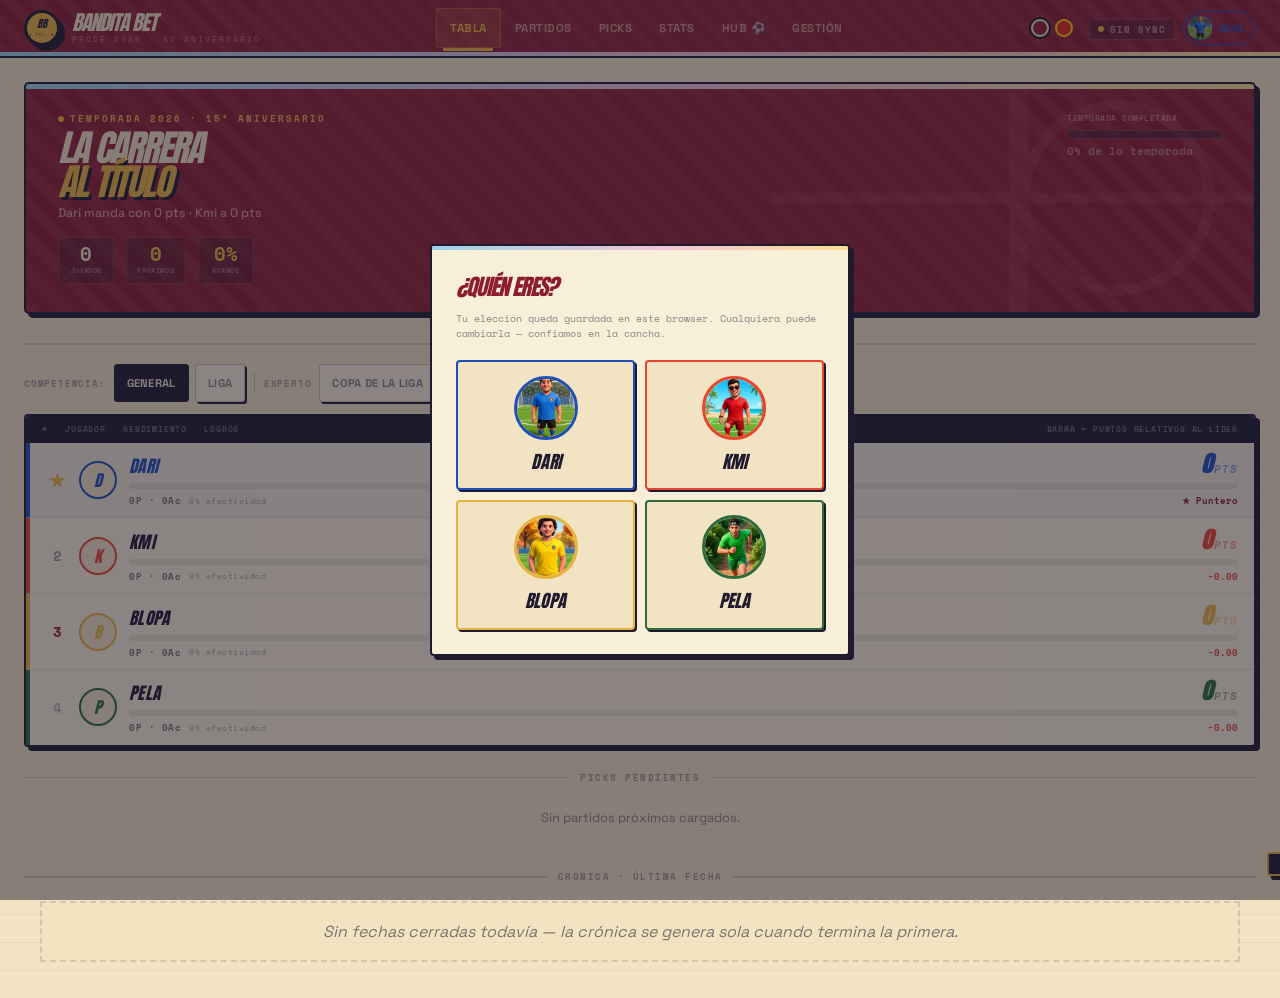
<file: web/index.html>
<!DOCTYPE html>
<html lang="es-CL">
<head>
<meta charset="UTF-8">
<meta name="viewport" content="width=device-width, initial-scale=1.0">
<title>Bandita Bet · PRODE 2026</title>

<!-- BB brand fonts -->
<link rel="stylesheet" href="https://fonts.googleapis.com/css2?family=Anton&family=Bricolage+Grotesque:wght@500;700;800&family=Space+Grotesk:wght@400;500;600;700&family=Space+Mono:wght@400;700&family=Caveat:wght@500;700&display=swap">

<!-- BB stylesheets -->
<link rel="stylesheet" href="./css/tokens.css?v=20260607qa44">
<link rel="stylesheet" href="./css/themes.css?v=20260607qa44">
<link rel="stylesheet" href="./css/app.css?v=20260607qa44">
<link rel="stylesheet" href="./css/game-fx.css?v=20260607qa44">

<!-- Aplicar tema guardado antes del render para evitar flash -->
<script>
(function(){
  var valid = { papel: 1, wc26: 1 };
  var t = localStorage.getItem('bb-theme');
  if (!valid[t]) { t = 'papel'; localStorage.setItem('bb-theme', t); }
  document.documentElement.dataset.theme = t;
})();
</script>

<!-- Logo: SVG/CSS estático (qa29 — antes React+Babel, ~4.3MB; ya no) -->
<style>
  #logo-badge{width:36px;height:36px;background:#E8B33D;border:3px solid #1F1A2E;
    border-radius:50%;display:flex;flex-direction:column;align-items:center;
    justify-content:center;box-shadow:5px 5px 0 #1F1A2E;flex:0 0 auto}
  #logo-badge .lb-bb{font-family:Anton,sans-serif;font-style:italic;font-size:10.5px;
    line-height:1;color:#1F1A2E}
  #logo-badge .lb-foil{font-family:'Space Mono',monospace;font-size:3.3px;
    letter-spacing:1px;color:#1F1A2E;margin-top:2px}
</style>
</head>
<body data-api-url="">

<!-- ═══ HEADER ═══════════════════════════════════════ -->
<div class="hdr">
  <div class="logo-area">
    <div id="logo-badge"><span class="lb-bb">BB</span><span class="lb-foil">★ FOIL ★</span></div>
    <div class="logo-text">Bandita Bet<small>PRODE 2026 · XV ANIVERSARIO</small></div>
  </div>
  <nav class="nav">
    <button class="nb on" onclick="bbGoTo('home', this)">Tabla</button>
    <!-- "Fixtures" renombrado a "Partidos por jugar" — ver botón siguiente -->
    <button class="nb" onclick="bbGoTo('fixtures', this)">Partidos</button>
    <button class="nb" onclick="bbGoTo('picks', this)">Picks</button>
    <button class="nb" onclick="bbGoTo('stats', this)">Stats</button>
    <button class="nb" onclick="bbGoTo('hub', this)">Hub ⚽</button>
    <button class="nb" onclick="bbGoTo('admin', this)">Gestión</button>
  </nav>
  <div class="hdr-right">
    <div class="bb-theme-picker" id="theme-picker">
      <button class="bb-theme-dot" data-theme="papel" title="Panini · 90s"></button>
      <button class="bb-theme-dot" data-theme="wc26"  title="World Cup 2026"></button>
    </div>
    <div id="hdr-live"></div>
    <div id="hdr-sync"></div>
    <div id="hdr-auth"></div>
  </div>
</div>

<div class="main">

<!-- ═══ HOME ═════════════════════════════════════════ -->
<div id="s-home">
  <div class="hero fu">
    <div class="hero-pitch"></div>
    <div class="hero-inner">
      <div>
        <div class="hero-eyebrow"><span class="blink"></span>Temporada 2026 · 15° Aniversario</div>
        <h1 class="hero-title">La carrera<br><span class="hl">al título</span></h1>
        <div class="hero-sub" id="banner-sub">Cargando…</div>
        <div class="hero-kpis" id="banner-kpis"></div>
      </div>
      <div class="prog-wrap">
        <div class="prog-lbl">Temporada completada</div>
        <div class="prog-bar"><div class="prog-fill" id="prog-fill" style="width:0%"></div></div>
        <div class="prog-pct" id="prog-pct">—</div>
      </div>
    </div>
  </div>

  <div class="sdiv"><div class="sdiv-line"></div><div class="sdiv-txt">Clasificación · polla 2026</div><div class="sdiv-line"></div></div>
  <div class="flt-row" id="home-scope-chips"></div>
  <div class="standings" id="standings">
    <div class="std-head">
      <span class="std-head-l"># · Jugador · Rendimiento · Logros</span>
      <span class="std-head-r">Barra = puntos relativos al líder</span>
    </div>
  </div>

  <div class="sdiv"><div class="sdiv-line"></div><div class="sdiv-txt">Picks pendientes</div><div class="sdiv-line"></div></div>
  <div id="pending-picks"></div>

  <div class="sdiv"><div class="sdiv-line"></div><div class="sdiv-txt">Crónica · Última fecha</div><div class="sdiv-line"></div></div>
  <div id="cronica-auto"></div>

</div>

<!-- ═══ FIXTURES ═════════════════════════════════════ -->
<div id="s-fixtures" class="hidden">
  <div class="flt-row">
    <span class="flt-lbl">Torneo:</span>
    <button class="ft on" data-sheet="liga">Liga de Primera</button>
    <button class="ft" data-sheet="experto">Partidos Experto</button>
  </div>
  <div id="fixtures-standings"></div>
  <div class="flt-row" id="fec-filters"></div>
  <div id="fixtures-list"></div>
</div>

<!-- ═══ PICKS ═════════════════════════════════════════ -->
<div id="s-picks" class="hidden">
  <div class="flt-row" id="picker-btns"></div>
  <div class="flt-row">
    <span class="flt-lbl">Torneo:</span>
    <button class="ft on" data-pick-sheet="liga">Liga</button>
    <button class="ft" data-pick-sheet="experto">Experto</button>
  </div>
  <div class="pick-profile" id="pick-profile"></div>
  <div id="picks-body"></div>
  <div id="picks-float"></div>
</div>

<!-- ═══ STATS ═════════════════════════════════════════ -->
<div id="s-stats" class="hidden">

  <div id="stat-cromos"></div>

  <div class="sdiv"><div class="sdiv-line"></div><div class="sdiv-txt">Pick de la temporada</div><div class="sdiv-line"></div></div>
  <div id="stat-hero"></div>

  <div class="sdiv"><div class="sdiv-line"></div><div class="sdiv-txt">Premios raros</div><div class="sdiv-line"></div></div>
  <div id="stat-awards"></div>

  <div class="sdiv"><div class="sdiv-line"></div><div class="sdiv-txt">Evolución de la polla</div><div class="sdiv-line"></div></div>
  <div id="stat-evolution"></div>

  <div class="sdiv"><div class="sdiv-line"></div><div class="sdiv-txt">Calendario · ganador por fecha</div><div class="sdiv-line"></div></div>
  <div id="stat-heatmap"></div>

  <div class="sdiv"><div class="sdiv-line"></div><div class="sdiv-txt">H2H · la rivalidad</div><div class="sdiv-line"></div></div>
  <div id="stat-h2h"></div>

  <div class="sdiv"><div class="sdiv-line"></div><div class="sdiv-txt">Gemelos &amp; rivales</div><div class="sdiv-line"></div></div>
  <div id="stat-pairs"></div>

  <div class="sdiv"><div class="sdiv-line"></div><div class="sdiv-txt">Tendencias de apuesta</div><div class="sdiv-line"></div></div>
  <div id="stat-tendencias"></div>

  <div class="sdiv"><div class="sdiv-line"></div><div class="sdiv-txt">Marcadores favoritos</div><div class="sdiv-line"></div></div>
  <div id="stat-marcadores"></div>

  <div class="sdiv"><div class="sdiv-line"></div><div class="sdiv-txt">Liga vs Experto</div><div class="sdiv-line"></div></div>
  <div id="stat-split"></div>

  <div class="sdiv"><div class="sdiv-line"></div><div class="sdiv-txt">WO por jugador</div><div class="sdiv-line"></div></div>
  <div class="wo-section">
    <div class="wo-grid" id="wo-grid"></div>
  </div>
</div>

<!-- ═══ ADMIN ═════════════════════════════════════════ -->
<div id="s-admin" class="hidden">
  <div class="agrid">
    <div class="acard">
      <div class="atitle">Cargar resultado</div>
      <div class="fg"><label class="fl2">Torneo</label>
        <select class="fi" id="a-sheet">
          <option value="liga">Liga de Primera</option>
          <option value="experto">Partidos Experto</option>
        </select>
      </div>
      <div class="fg"><label class="fl2">Jornada</label>
        <select class="fi" id="a-round"><option value="">— elegí jornada —</option></select>
      </div>
      <div class="fg"><label class="fl2">Partido</label>
        <div class="match-picker" id="a-match-list"><div class="mp-empty">Elegí una jornada arriba</div></div>
        <input type="hidden" id="a-match">
      </div>
      <div class="fg"><label class="fl2">Marcador final</label>
        <div class="frow2">
          <input type="number" class="fi" id="a-hs" placeholder="Local" min="0">
          <div class="vsep2">—</div>
          <input type="number" class="fi" id="a-as" placeholder="Visita" min="0">
        </div>
      </div>
      <div class="fg"><label class="fl2">Factor resultado (opcional)</label>
        <input type="number" class="fi" id="a-factor" placeholder="auto según resultado" step="0.01">
      </div>
      <button class="btn-a" id="btn-save-result">★ Confirmar resultado</button>
    </div>
    <div class="acard">
      <div class="atitle">Agregar fixture</div>
      <div class="fg"><label class="fl2">Torneo</label>
        <select class="fi" id="n-sheet">
          <option value="liga">Liga</option>
          <option value="experto">Experto</option>
        </select>
      </div>
      <div class="fg"><label class="fl2">Jornada / Torneo</label>
        <input type="text" class="fi" id="n-fecha" placeholder="ej: Fecha 12 / Champions">
      </div>
      <div class="fg"><label class="fl2">Fixture</label>
        <div class="frow2">
          <input type="text" class="fi" id="n-home" placeholder="Local">
          <div class="vsep2">vs</div>
          <input type="text" class="fi" id="n-away" placeholder="Visita">
        </div>
      </div>
      <div class="fg"><label class="fl2">Fecha</label><input type="date" class="fi" id="n-date"></div>
      <div class="fg f3">
        <div><label class="fl2">Fac L</label><input type="number" class="fi" id="n-fl" placeholder="2.5" step="0.01"></div>
        <div><label class="fl2">Fac E</label><input type="number" class="fi" id="n-fe" placeholder="3.0" step="0.01"></div>
        <div><label class="fl2">Fac V</label><input type="number" class="fi" id="n-fv" placeholder="2.8" step="0.01"></div>
      </div>
      <button class="btn-a" id="btn-add-match">+ Agregar fixture</button>
    </div>

    <div class="acard">
      <div class="atitle">Editar cuotas (Fac L / E / V)</div>
      <div class="fg"><label class="fl2">Torneo</label>
        <select class="fi" id="f-sheet">
          <option value="liga">Liga de Primera</option>
          <option value="experto">Partidos Experto</option>
        </select>
      </div>
      <div class="fg"><label class="fl2">Jornada</label>
        <select class="fi" id="f-round"><option value="">— elegí jornada —</option></select>
      </div>
      <div class="fg">
        <label class="fl2">
          Partido
          <span class="fl2-toggle">
            <input type="checkbox" id="f-only-empty" checked>
            <label for="f-only-empty">solo sin cuotas</label>
          </span>
        </label>
        <div class="match-picker" id="f-match-list"><div class="mp-empty">Elegí una jornada arriba</div></div>
        <input type="hidden" id="f-match">
      </div>
      <div class="fg f3">
        <div><label class="fl2">Fac L</label><input type="number" class="fi" id="f-fl" placeholder="2.5" step="0.01"></div>
        <div><label class="fl2">Fac E</label><input type="number" class="fi" id="f-fe" placeholder="3.0" step="0.01"></div>
        <div><label class="fl2">Fac V</label><input type="number" class="fi" id="f-fv" placeholder="2.8" step="0.01"></div>
      </div>
      <button class="btn-a" id="btn-update-factors">★ Actualizar cuotas</button>
    </div>

    <div class="acard var-card" style="grid-column:1/-1" id="var-card">
      <div class="atitle">📺 Modo VAR <span class="var-tag">corrección de picks · anti-WO</span></div>

      <div id="var-lock" class="var-lock">
        <div class="var-lock-msg">🔒 Consola reservada al árbitro principal. Ingresá el código para revisar la jugada.</div>
        <div class="frow2">
          <input type="password" class="fi" id="var-code" placeholder="Código VAR" autocomplete="off">
          <button class="btn-a" id="btn-var-unlock">Entrar al VAR</button>
        </div>
        <div id="var-lock-err" class="var-lock-err"></div>
      </div>

      <div id="var-panel" class="var-panel hidden">
        <div class="sync-help">
          Corregí un pick que se pasó a <strong>WO</strong> porque no se cargó a tiempo.
          Elegí partido, jugador y el marcador que predijo: el VAR escribe el pick aunque
          el partido ya tenga resultado y <strong>recalcula los puntos al toque</strong>.
        </div>
        <div class="fg"><label class="fl2">Torneo</label>
          <select class="fi" id="v-sheet">
            <option value="liga">Liga de Primera</option>
            <option value="experto">Partidos Experto</option>
          </select>
        </div>
        <div class="fg"><label class="fl2">Jornada</label>
          <select class="fi" id="v-round"><option value="">— elegí jornada —</option></select>
        </div>
        <div class="fg"><label class="fl2">Partido</label>
          <div class="match-picker" id="v-match-list"><div class="mp-empty">Elegí una jornada arriba</div></div>
          <input type="hidden" id="v-match">
        </div>
        <div class="fg"><label class="fl2">Jugador</label>
          <select class="fi" id="v-player">
            <option value="">— elegí jugador —</option>
            <option value="Dari">Dari</option>
            <option value="Kmi">Kmi</option>
            <option value="Blopa">Blopa</option>
            <option value="Pela">Pela</option>
          </select>
        </div>
        <div class="fg"><label class="fl2">Pick del jugador (lo que predijo)</label>
          <div class="frow2">
            <input type="number" class="fi" id="v-hs" placeholder="Local" min="0">
            <div class="vsep2">—</div>
            <input type="number" class="fi" id="v-as" placeholder="Visita" min="0">
          </div>
        </div>
        <button class="btn-a" id="btn-var-apply">🟥 Revisar en el VAR</button>
        <div id="v-result" class="var-result"></div>
      </div>
    </div>

    <div class="acard" style="grid-column:1/-1">
      <div class="atitle">🎯 Importar cuotas (propuesta · Fac L/E/V)</div>
      <div class="sync-help">
        Trae cuotas pre-partido desde la API y muestra una propuesta por partido.
        Click "Aplicar" para escribir esas cuotas al fixture (usa el endpoint
        <code>updateFactors</code>). Se previsualiza primero, nada se aplica solo.
      </div>
      <div class="fg f3">
        <div><label class="fl2">Desde (días atrás)</label>
          <select class="fi" id="o-from">
            <option value="0" selected>hoy</option>
            <option value="3">3</option>
            <option value="7">7</option>
          </select>
        </div>
        <div><label class="fl2">Hasta (días adelante)</label>
          <select class="fi" id="o-to">
            <option value="7">7 días</option>
            <option value="14" selected>14 días</option>
            <option value="30">30 días</option>
          </select>
        </div>
        <div style="display:flex;align-items:flex-end">
          <button class="btn-a" id="btn-fetch-odds">🎯 Traer propuestas</button>
        </div>
      </div>
      <div id="o-proposals"></div>
    </div>

    <div class="acard" style="grid-column:1/-1">
      <div class="atitle">↻ Importar resultados (sandbox · sin tocar Liga real)</div>
      <div class="sync-help">
        <strong>Modo prueba:</strong> consulta la API de fútbol y escribe los resultados a una hoja aparte
        (<code>_API_test</code>) en el Sheet. <strong>NO modifica Liga de Primera.</strong> Sirve para verificar
        el matching de equipos antes de promover a producción.
      </div>
      <div class="fg f3">
        <div><label class="fl2">Desde (días atrás)</label>
          <select class="fi" id="i-from">
            <option value="3">3</option>
            <option value="7" selected>7</option>
            <option value="14">14</option>
            <option value="30">30</option>
          </select>
        </div>
        <div><label class="fl2">Hasta</label>
          <select class="fi" id="i-to">
            <option value="0" selected>hoy</option>
            <option value="1">mañana</option>
          </select>
        </div>
        <div style="display:flex;align-items:flex-end;gap:.4rem">
          <button class="btn-a" id="btn-fetch-results">↻ Importar</button>
          <button class="btn-a" id="btn-clear-sandbox" style="background:var(--bb-tomate)">🗑 Limpiar</button>
        </div>
      </div>
      <div class="sync-help" id="i-result" style="display:none"></div>
    </div>

    <div class="acard" style="grid-column:1/-1">
      <div class="atitle">↳ Backend en Google Apps Script</div>
      <div class="sync-help" id="sync-help-info">Cargando…</div>
      <div class="sync-help">
        <strong>Cómo funciona ahora:</strong>
        El Sheet ES la base de datos. Apps Script (publicado como Web App) es el backend.
        Cuando guardás un pick acá, el Apps Script escribe directamente en el Sheet — el cambio
        es visible en el Excel en segundos. Cuando alguien edita el Sheet directamente, esta
        webapp lo refleja en el próximo refresh. Setup: ver <code>apps-script/README.md</code>.
      </div>
    </div>
  </div>
</div>

<!-- ═══ HUB DE FÚTBOL (piloto) ═══════════════════════ -->
<div id="s-hub" class="hidden">
  <div class="hub-head">
    <h2 class="hub-title">Hub de Fútbol <span class="hub-pill-pilot">PILOTO</span></h2>
    <p class="hub-sub">Datos oficiales en vivo · Liga Chile, Libertadores y Sudamericana. Función en pruebas — puede tener ajustes.</p>
  </div>

  <div class="flt-row" id="hub-views">
    <button class="ft on" data-view="datos">Datos</button>
    <button class="ft" data-view="ia">Pregúntale IA 🤖</button>
  </div>

  <div id="hub-datos">
    <div class="hub-toolbar">
      <div class="hub-comps" id="hub-comps">
        <button class="hub-comp on" data-comp="liga">Liga Chile</button>
        <button class="hub-comp" data-comp="liberta">Libertadores</button>
        <button class="hub-comp" data-comp="sudamer">Sudamericana</button>
      </div>
      <button class="hub-refresh" id="hub-refresh" title="Actualizar datos">↻</button>
    </div>
    <div id="hub-content"><div class="hub-loading">Cargando tabla…</div></div>
  </div>

  <div id="hub-ia" class="hidden"></div>
</div>

</div><!-- /main -->

<div class="toast" id="toast"></div>

<!-- Theme picker logic -->
<script>
(function () {
  var THEMES = ['papel','wc26'];
  var saved  = localStorage.getItem('bb-theme');
  if (THEMES.indexOf(saved) === -1) saved = 'papel';

  function applyTheme(key) {
    document.documentElement.dataset.theme = key;
    localStorage.setItem('bb-theme', key);
    document.querySelectorAll('.bb-theme-dot').forEach(function (btn) {
      btn.classList.toggle('active', btn.dataset.theme === key);
    });
  }

  document.getElementById('theme-picker').addEventListener('click', function (e) {
    var btn = e.target.closest('.bb-theme-dot');
    if (!btn) return;
    applyTheme(btn.dataset.theme);
  });

  applyTheme(saved);
})();
</script>

<!-- App (ES modules) -->
<script type="module" src="./js/app.js?v=20260607qa44"></script>

</body>
</html>
</file>
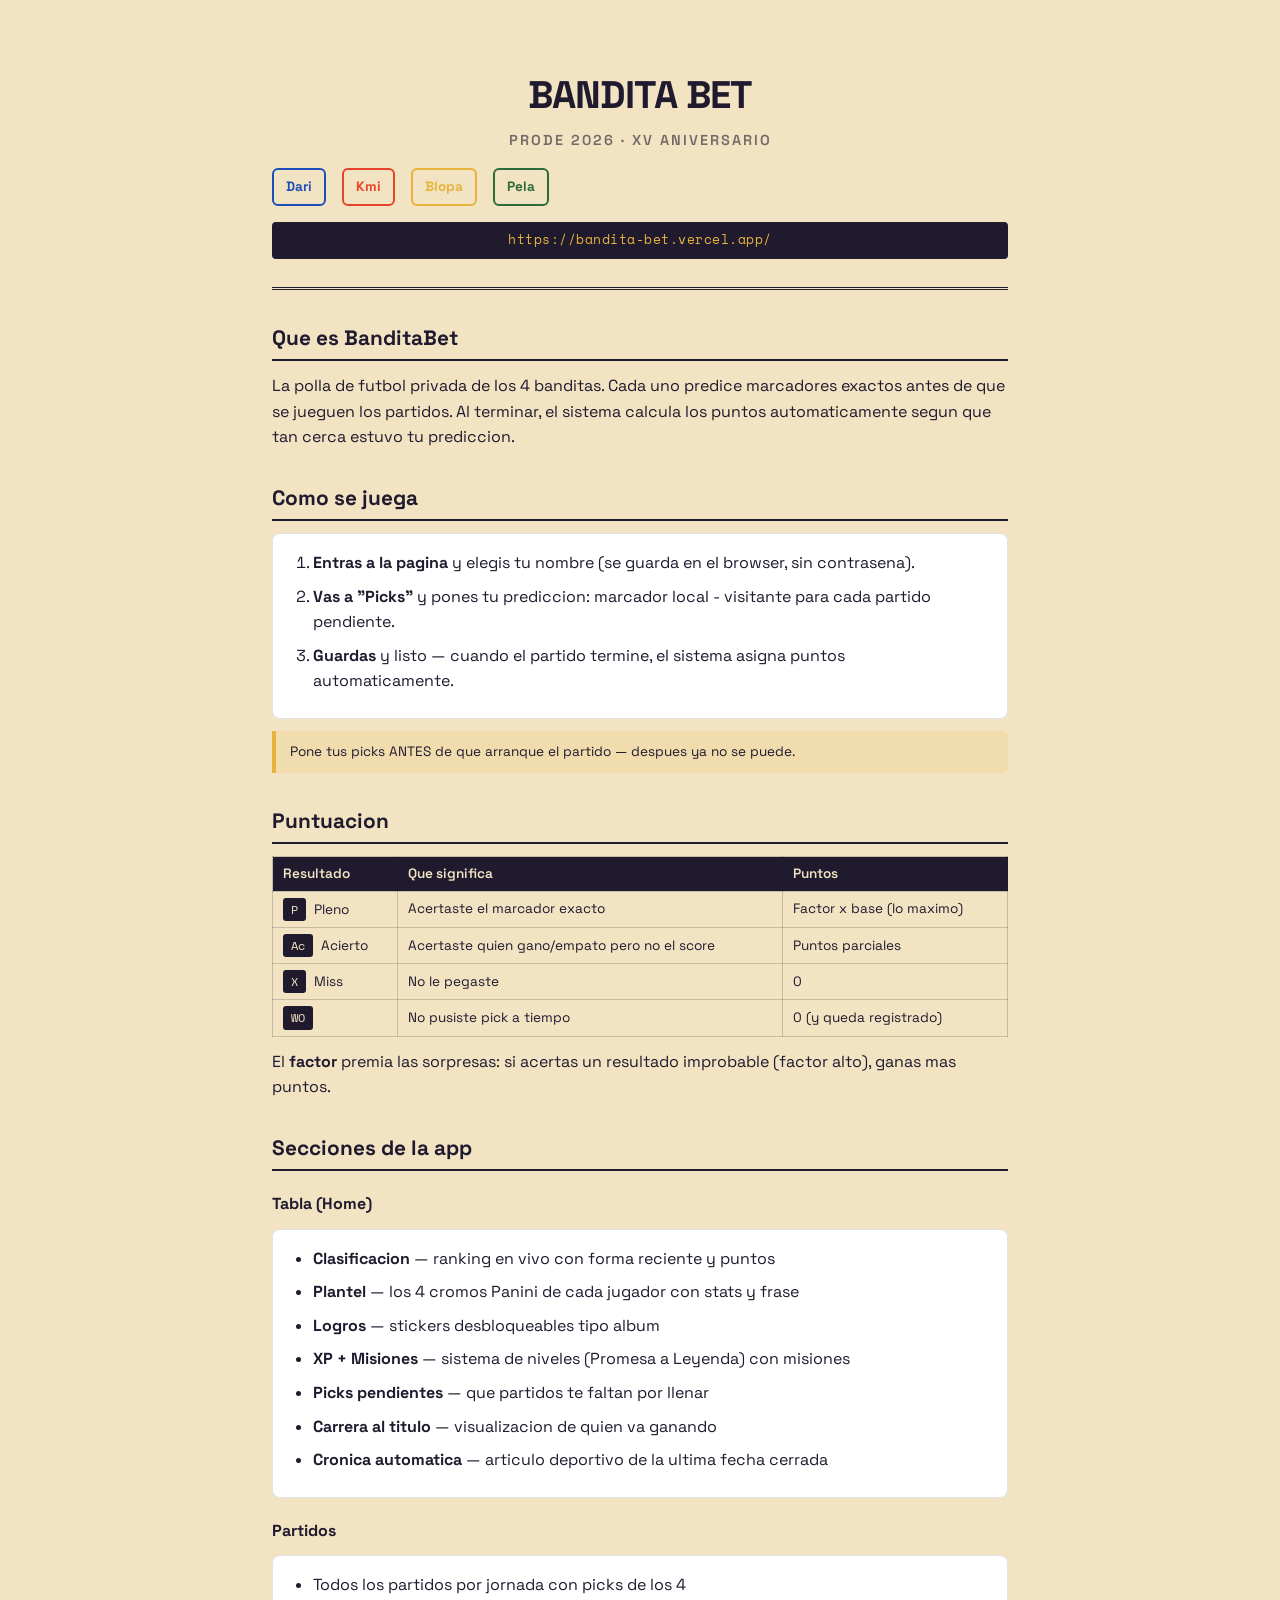
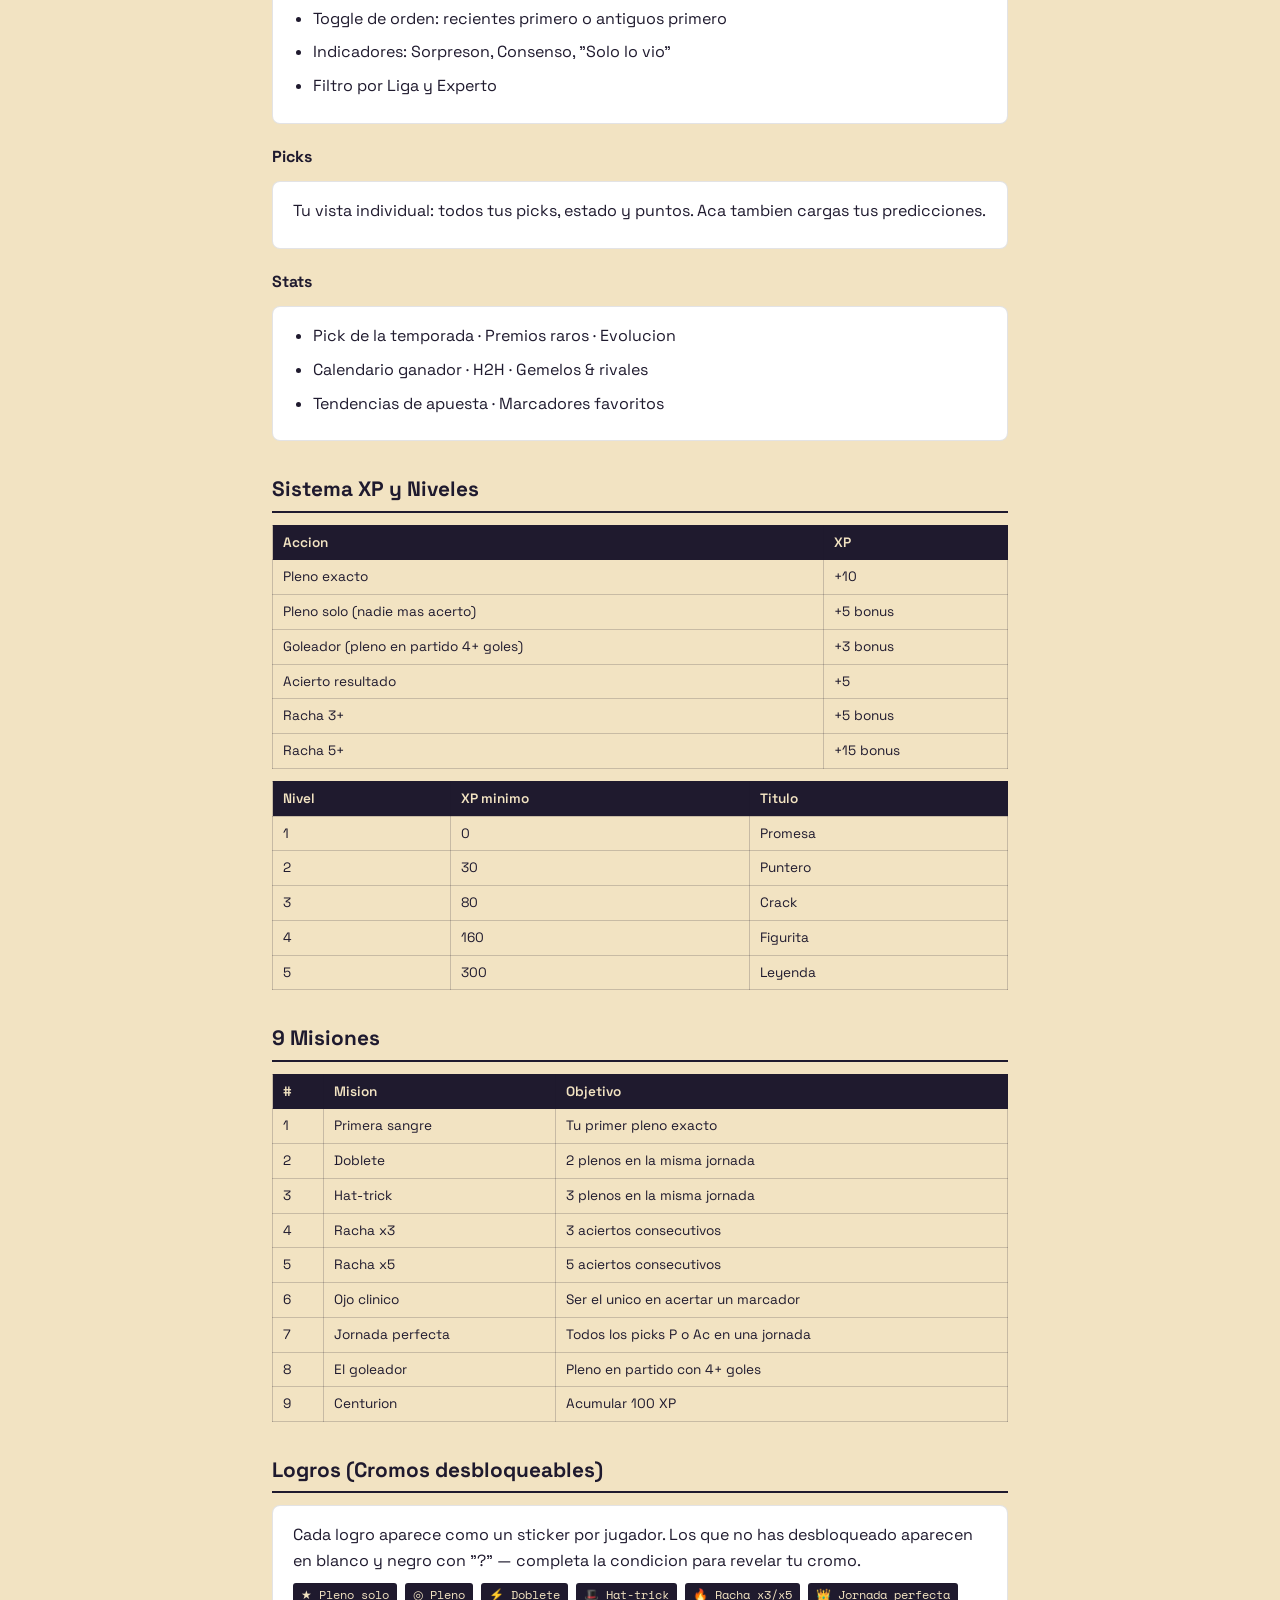
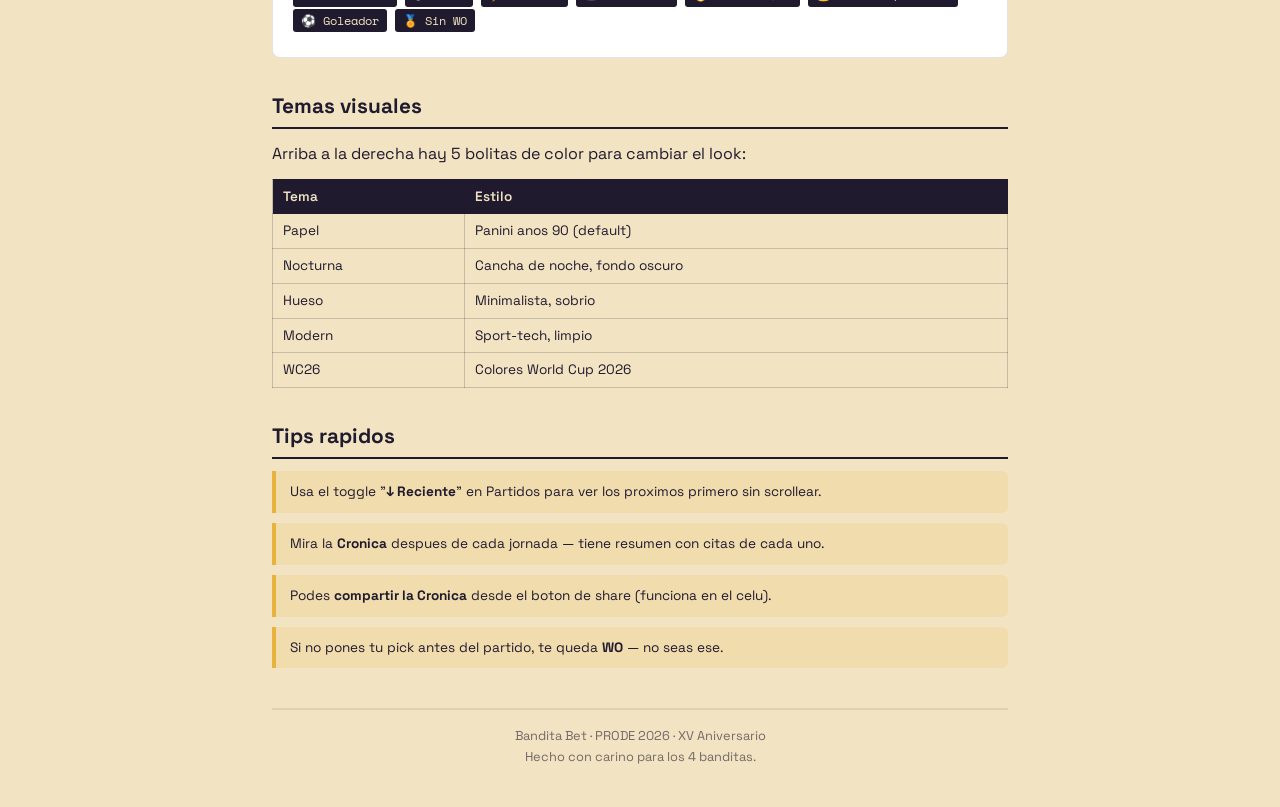
<file: docs/BanditaBet-Guia-Jugadores.html>
<!DOCTYPE html>
<html lang="es">
<head>
<meta charset="UTF-8">
<title>BanditaBet — Guia para jugadores</title>
<style>
  @import url('https://fonts.googleapis.com/css2?family=Space+Grotesk:wght@400;600;700&family=Space+Mono:wght@400;700&display=swap');
  * { margin: 0; padding: 0; box-sizing: border-box; }
  body {
    font-family: 'Space Grotesk', sans-serif;
    background: #F2E3C2;
    color: #1F1A2E;
    max-width: 800px;
    margin: 0 auto;
    padding: 40px 32px;
    line-height: 1.6;
  }
  h1 {
    font-size: 2.4rem;
    font-weight: 800;
    letter-spacing: -1px;
    margin-bottom: 4px;
  }
  h1 small {
    display: block;
    font-size: .9rem;
    font-weight: 600;
    letter-spacing: 2px;
    text-transform: uppercase;
    opacity: .6;
    margin-top: 4px;
  }
  h2 {
    font-size: 1.3rem;
    font-weight: 700;
    margin-top: 32px;
    margin-bottom: 12px;
    border-bottom: 2px solid #1F1A2E;
    padding-bottom: 4px;
  }
  h3 {
    font-size: 1rem;
    font-weight: 700;
    margin-top: 20px;
    margin-bottom: 8px;
  }
  p, li { margin-bottom: 8px; }
  ul, ol { padding-left: 20px; }
  table {
    width: 100%;
    border-collapse: collapse;
    margin: 12px 0;
    font-size: .85rem;
  }
  th, td {
    border: 1px solid rgba(31,26,46,.2);
    padding: 6px 10px;
    text-align: left;
  }
  th { background: #1F1A2E; color: #F2E3C2; font-weight: 600; }
  .badge {
    display: inline-block;
    background: #1F1A2E;
    color: #F2E3C2;
    padding: 2px 8px;
    border-radius: 3px;
    font-size: .75rem;
    font-family: 'Space Mono', monospace;
    margin-right: 4px;
  }
  .players {
    display: flex;
    gap: 16px;
    margin: 16px 0;
  }
  .player-chip {
    display: flex;
    align-items: center;
    gap: 6px;
    padding: 6px 12px;
    border-radius: 6px;
    border: 2px solid;
    font-weight: 700;
    font-size: .85rem;
  }
  .header-block {
    text-align: center;
    padding: 24px 0 16px;
    border-bottom: 3px double #1F1A2E;
    margin-bottom: 24px;
  }
  .section-card {
    background: white;
    border: 1.5px solid rgba(31,26,46,.12);
    border-radius: 8px;
    padding: 16px 20px;
    margin: 12px 0;
  }
  .tip {
    background: rgba(232,178,61,.15);
    border-left: 4px solid #E8B33D;
    padding: 10px 14px;
    margin: 10px 0;
    border-radius: 0 6px 6px 0;
    font-size: .85rem;
  }
  .url {
    font-family: 'Space Mono', monospace;
    font-size: .8rem;
    background: #1F1A2E;
    color: #E8B33D;
    padding: 8px 14px;
    border-radius: 4px;
    display: block;
    text-align: center;
    margin: 12px 0;
    letter-spacing: .5px;
  }
  @media print {
    body { background: white; padding: 20px; }
    .section-card { border-color: #ccc; }
  }
  .footer {
    text-align: center;
    margin-top: 40px;
    padding-top: 16px;
    border-top: 2px solid rgba(31,26,46,.15);
    font-size: .8rem;
    opacity: .6;
  }
</style>
</head>
<body>

<div class="header-block">
  <h1>BANDITA BET<small>PRODE 2026 &middot; XV Aniversario</small></h1>
  <div class="players">
    <span class="player-chip" style="border-color:#1E4FB8;color:#1E4FB8">Dari</span>
    <span class="player-chip" style="border-color:#E8442C;color:#E8442C">Kmi</span>
    <span class="player-chip" style="border-color:#E8B33D;color:#E8B33D">Blopa</span>
    <span class="player-chip" style="border-color:#2E6B3A;color:#2E6B3A">Pela</span>
  </div>
  <div class="url">https://bandita-bet.vercel.app/</div>
</div>

<h2>Que es BanditaBet</h2>
<p>La polla de futbol privada de los 4 banditas. Cada uno predice marcadores exactos antes de que se jueguen los partidos. Al terminar, el sistema calcula los puntos automaticamente segun que tan cerca estuvo tu prediccion.</p>

<h2>Como se juega</h2>
<div class="section-card">
  <ol>
    <li><strong>Entras a la pagina</strong> y elegis tu nombre (se guarda en el browser, sin contrasena).</li>
    <li><strong>Vas a "Picks"</strong> y pones tu prediccion: marcador local - visitante para cada partido pendiente.</li>
    <li><strong>Guardas</strong> y listo — cuando el partido termine, el sistema asigna puntos automaticamente.</li>
  </ol>
</div>

<div class="tip">Pone tus picks ANTES de que arranque el partido — despues ya no se puede.</div>

<h2>Puntuacion</h2>
<table>
  <tr><th>Resultado</th><th>Que significa</th><th>Puntos</th></tr>
  <tr><td><span class="badge">P</span> Pleno</td><td>Acertaste el marcador exacto</td><td>Factor x base (lo maximo)</td></tr>
  <tr><td><span class="badge">Ac</span> Acierto</td><td>Acertaste quien gano/empato pero no el score</td><td>Puntos parciales</td></tr>
  <tr><td><span class="badge">X</span> Miss</td><td>No le pegaste</td><td>0</td></tr>
  <tr><td><span class="badge">WO</span></td><td>No pusiste pick a tiempo</td><td>0 (y queda registrado)</td></tr>
</table>
<p>El <strong>factor</strong> premia las sorpresas: si acertas un resultado improbable (factor alto), ganas mas puntos.</p>

<h2>Secciones de la app</h2>

<h3>Tabla (Home)</h3>
<div class="section-card">
  <ul>
    <li><strong>Clasificacion</strong> — ranking en vivo con forma reciente y puntos</li>
    <li><strong>Plantel</strong> — los 4 cromos Panini de cada jugador con stats y frase</li>
    <li><strong>Logros</strong> — stickers desbloqueables tipo album</li>
    <li><strong>XP + Misiones</strong> — sistema de niveles (Promesa a Leyenda) con misiones</li>
    <li><strong>Picks pendientes</strong> — que partidos te faltan por llenar</li>
    <li><strong>Carrera al titulo</strong> — visualizacion de quien va ganando</li>
    <li><strong>Cronica automatica</strong> — articulo deportivo de la ultima fecha cerrada</li>
  </ul>
</div>

<h3>Partidos</h3>
<div class="section-card">
  <ul>
    <li>Todos los partidos por jornada con picks de los 4</li>
    <li>Toggle de orden: recientes primero o antiguos primero</li>
    <li>Indicadores: Sorpreson, Consenso, "Solo lo vio"</li>
    <li>Filtro por Liga y Experto</li>
  </ul>
</div>

<h3>Picks</h3>
<div class="section-card">
  <p>Tu vista individual: todos tus picks, estado y puntos. Aca tambien cargas tus predicciones.</p>
</div>

<h3>Stats</h3>
<div class="section-card">
  <ul>
    <li>Pick de la temporada · Premios raros · Evolucion</li>
    <li>Calendario ganador · H2H · Gemelos & rivales</li>
    <li>Tendencias de apuesta · Marcadores favoritos</li>
  </ul>
</div>

<h2>Sistema XP y Niveles</h2>
<table>
  <tr><th>Accion</th><th>XP</th></tr>
  <tr><td>Pleno exacto</td><td>+10</td></tr>
  <tr><td>Pleno solo (nadie mas acerto)</td><td>+5 bonus</td></tr>
  <tr><td>Goleador (pleno en partido 4+ goles)</td><td>+3 bonus</td></tr>
  <tr><td>Acierto resultado</td><td>+5</td></tr>
  <tr><td>Racha 3+</td><td>+5 bonus</td></tr>
  <tr><td>Racha 5+</td><td>+15 bonus</td></tr>
</table>

<table>
  <tr><th>Nivel</th><th>XP minimo</th><th>Titulo</th></tr>
  <tr><td>1</td><td>0</td><td>Promesa</td></tr>
  <tr><td>2</td><td>30</td><td>Puntero</td></tr>
  <tr><td>3</td><td>80</td><td>Crack</td></tr>
  <tr><td>4</td><td>160</td><td>Figurita</td></tr>
  <tr><td>5</td><td>300</td><td>Leyenda</td></tr>
</table>

<h2>9 Misiones</h2>
<table>
  <tr><th>#</th><th>Mision</th><th>Objetivo</th></tr>
  <tr><td>1</td><td>Primera sangre</td><td>Tu primer pleno exacto</td></tr>
  <tr><td>2</td><td>Doblete</td><td>2 plenos en la misma jornada</td></tr>
  <tr><td>3</td><td>Hat-trick</td><td>3 plenos en la misma jornada</td></tr>
  <tr><td>4</td><td>Racha x3</td><td>3 aciertos consecutivos</td></tr>
  <tr><td>5</td><td>Racha x5</td><td>5 aciertos consecutivos</td></tr>
  <tr><td>6</td><td>Ojo clinico</td><td>Ser el unico en acertar un marcador</td></tr>
  <tr><td>7</td><td>Jornada perfecta</td><td>Todos los picks P o Ac en una jornada</td></tr>
  <tr><td>8</td><td>El goleador</td><td>Pleno en partido con 4+ goles</td></tr>
  <tr><td>9</td><td>Centurion</td><td>Acumular 100 XP</td></tr>
</table>

<h2>Logros (Cromos desbloqueables)</h2>
<div class="section-card">
  <p>Cada logro aparece como un sticker por jugador. Los que no has desbloqueado aparecen en blanco y negro con "?" — completa la condicion para revelar tu cromo.</p>
  <p>
    <span class="badge">&#9733; Pleno solo</span>
    <span class="badge">&#9678; Pleno</span>
    <span class="badge">&#9889; Doblete</span>
    <span class="badge">&#127913; Hat-trick</span>
    <span class="badge">&#128293; Racha x3/x5</span>
    <span class="badge">&#128081; Jornada perfecta</span>
    <span class="badge">&#9917; Goleador</span>
    <span class="badge">&#127941; Sin WO</span>
  </p>
</div>

<h2>Temas visuales</h2>
<p>Arriba a la derecha hay 5 bolitas de color para cambiar el look:</p>
<table>
  <tr><th>Tema</th><th>Estilo</th></tr>
  <tr><td>Papel</td><td>Panini anos 90 (default)</td></tr>
  <tr><td>Nocturna</td><td>Cancha de noche, fondo oscuro</td></tr>
  <tr><td>Hueso</td><td>Minimalista, sobrio</td></tr>
  <tr><td>Modern</td><td>Sport-tech, limpio</td></tr>
  <tr><td>WC26</td><td>Colores World Cup 2026</td></tr>
</table>

<h2>Tips rapidos</h2>
<div class="tip">Usa el toggle "<strong>&#8595; Reciente</strong>" en Partidos para ver los proximos primero sin scrollear.</div>
<div class="tip">Mira la <strong>Cronica</strong> despues de cada jornada — tiene resumen con citas de cada uno.</div>
<div class="tip">Podes <strong>compartir la Cronica</strong> desde el boton de share (funciona en el celu).</div>
<div class="tip">Si no pones tu pick antes del partido, te queda <strong>WO</strong> — no seas ese.</div>

<div class="footer">
  Bandita Bet &middot; PRODE 2026 &middot; XV Aniversario<br>
  Hecho con carino para los 4 banditas.
</div>

</body>
</html>
</file>
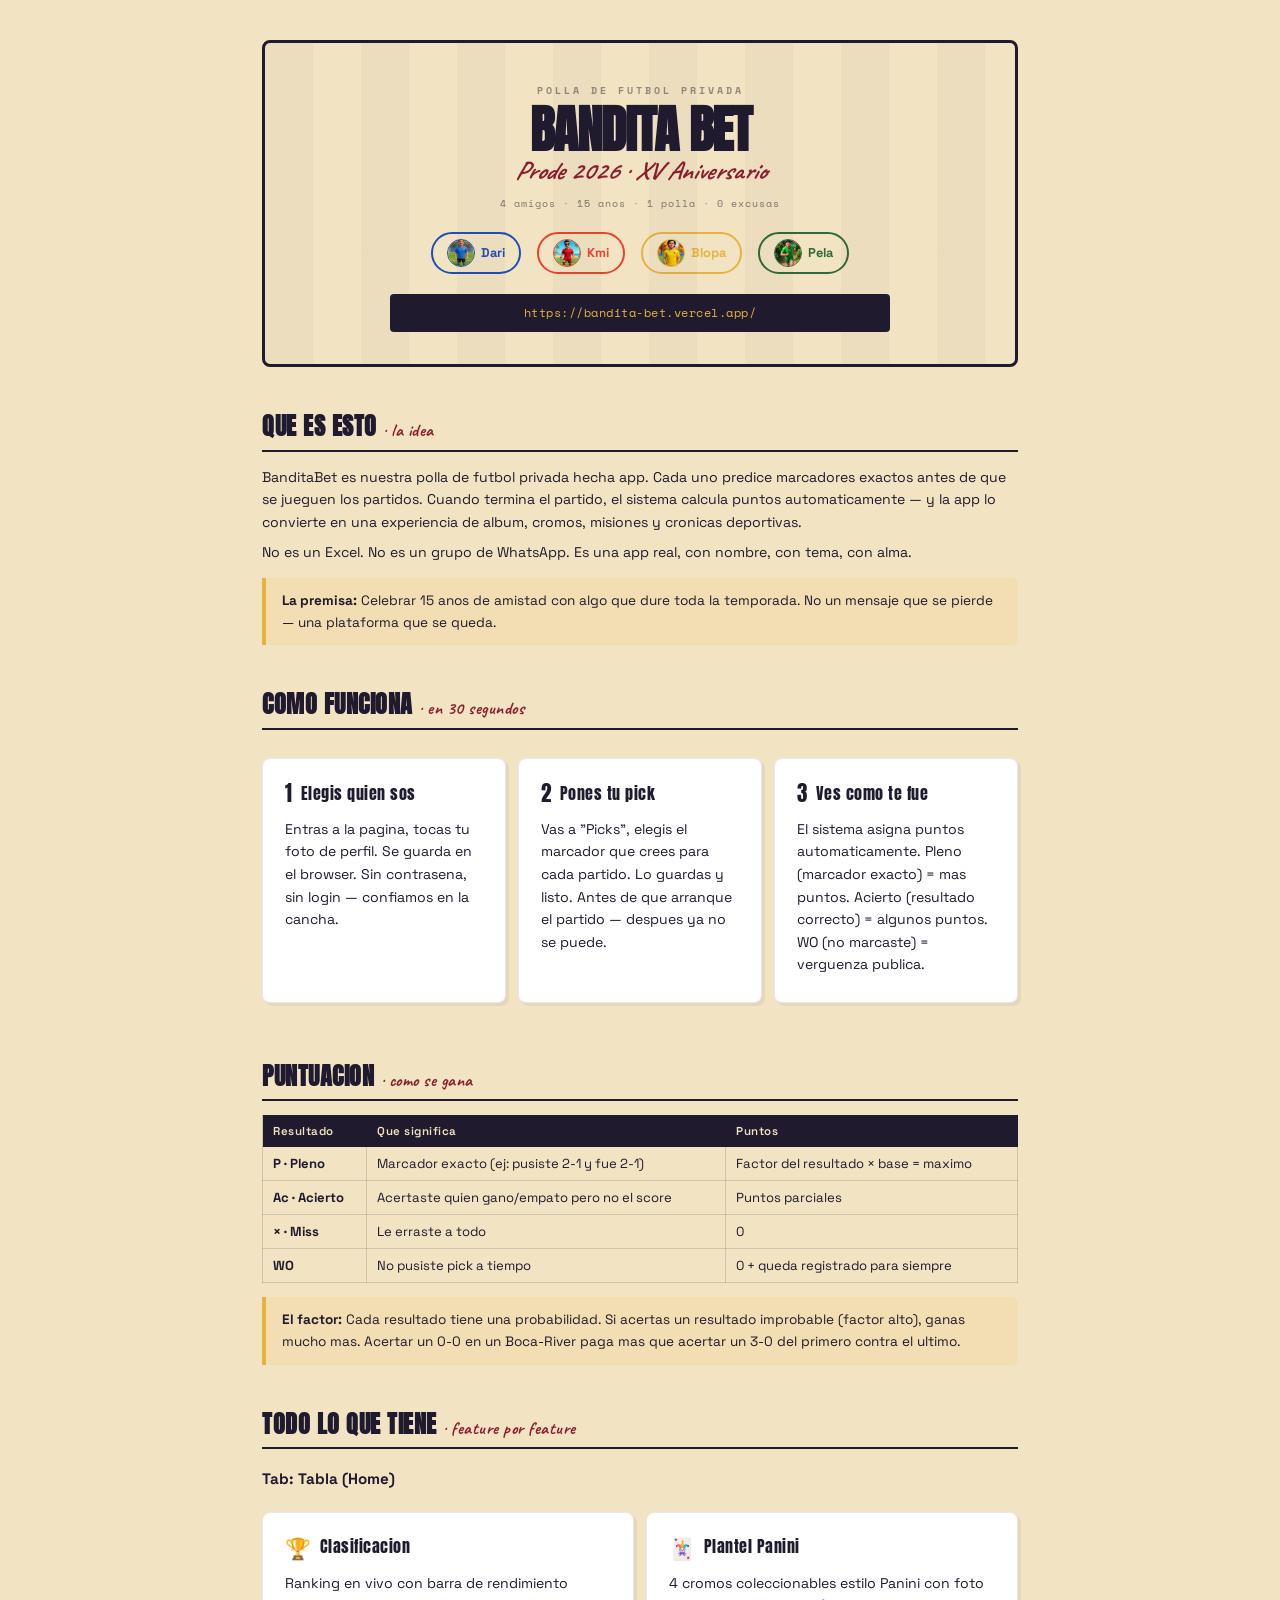
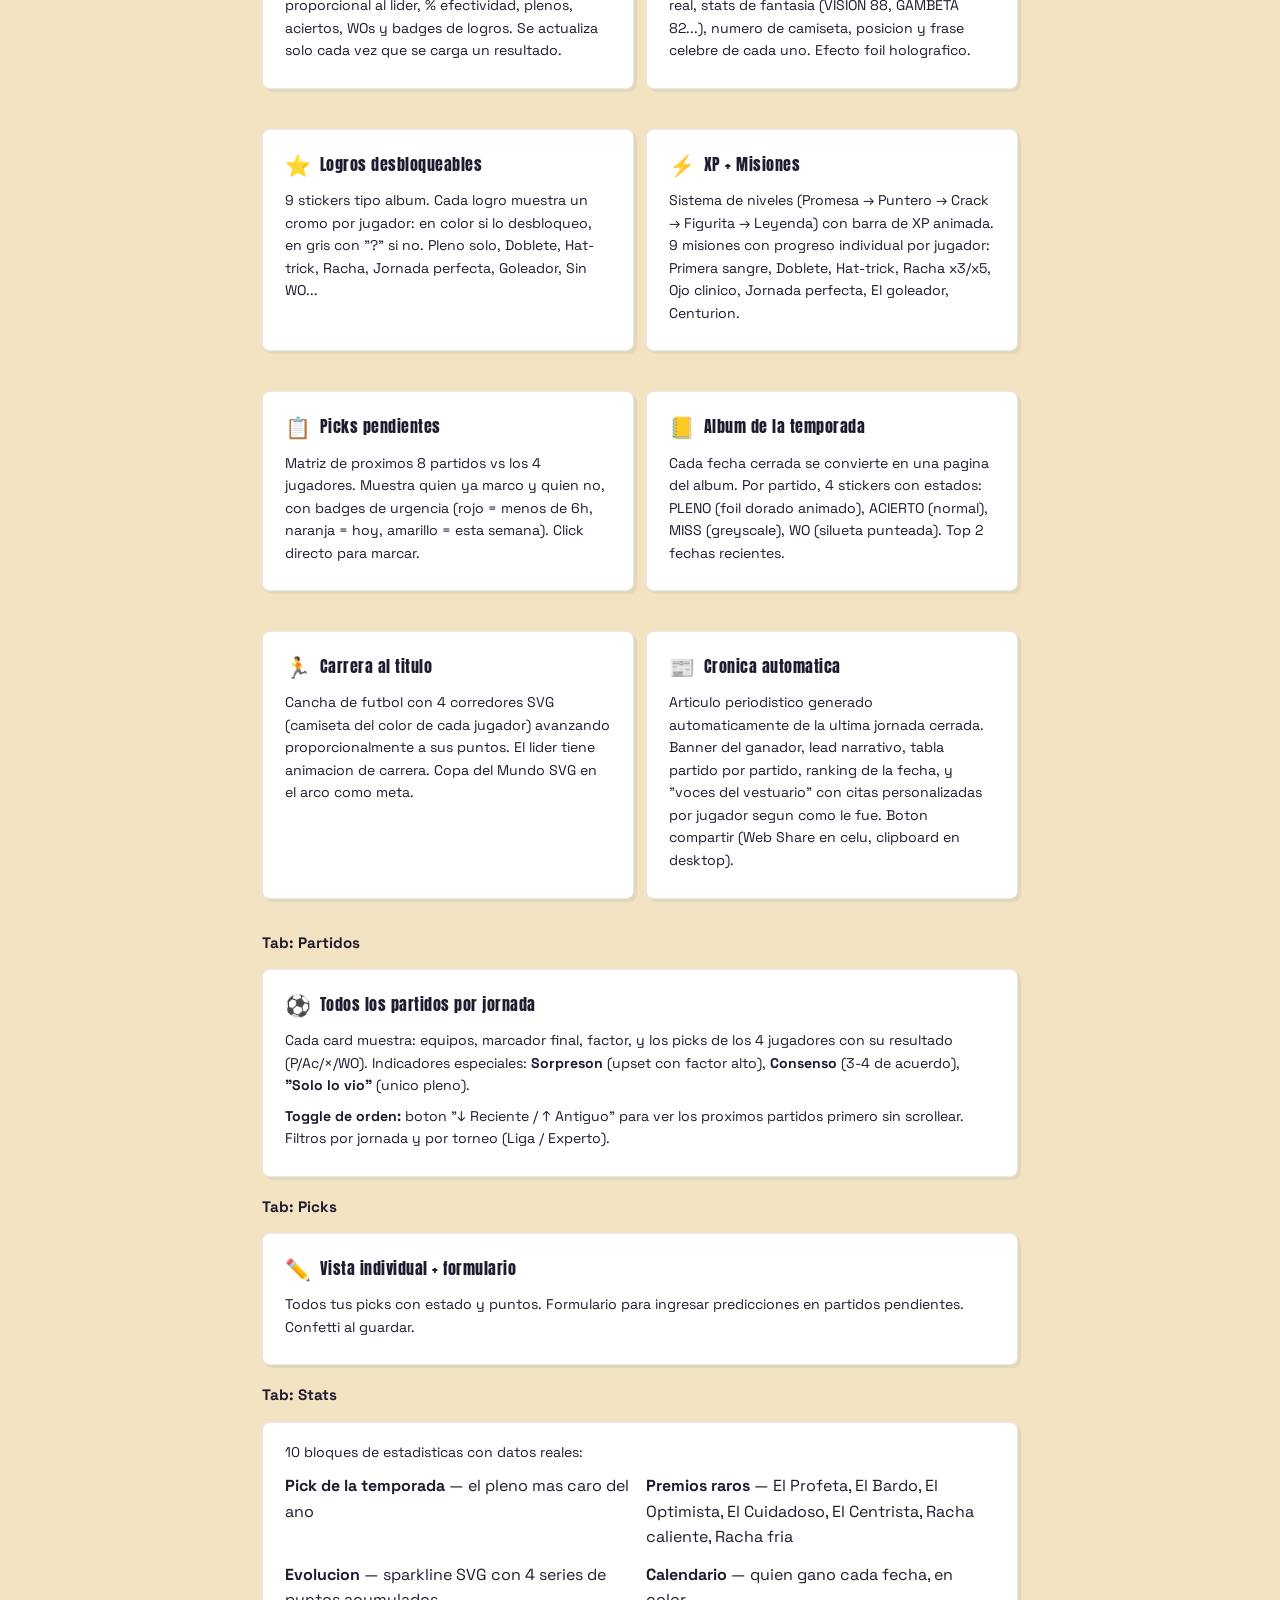
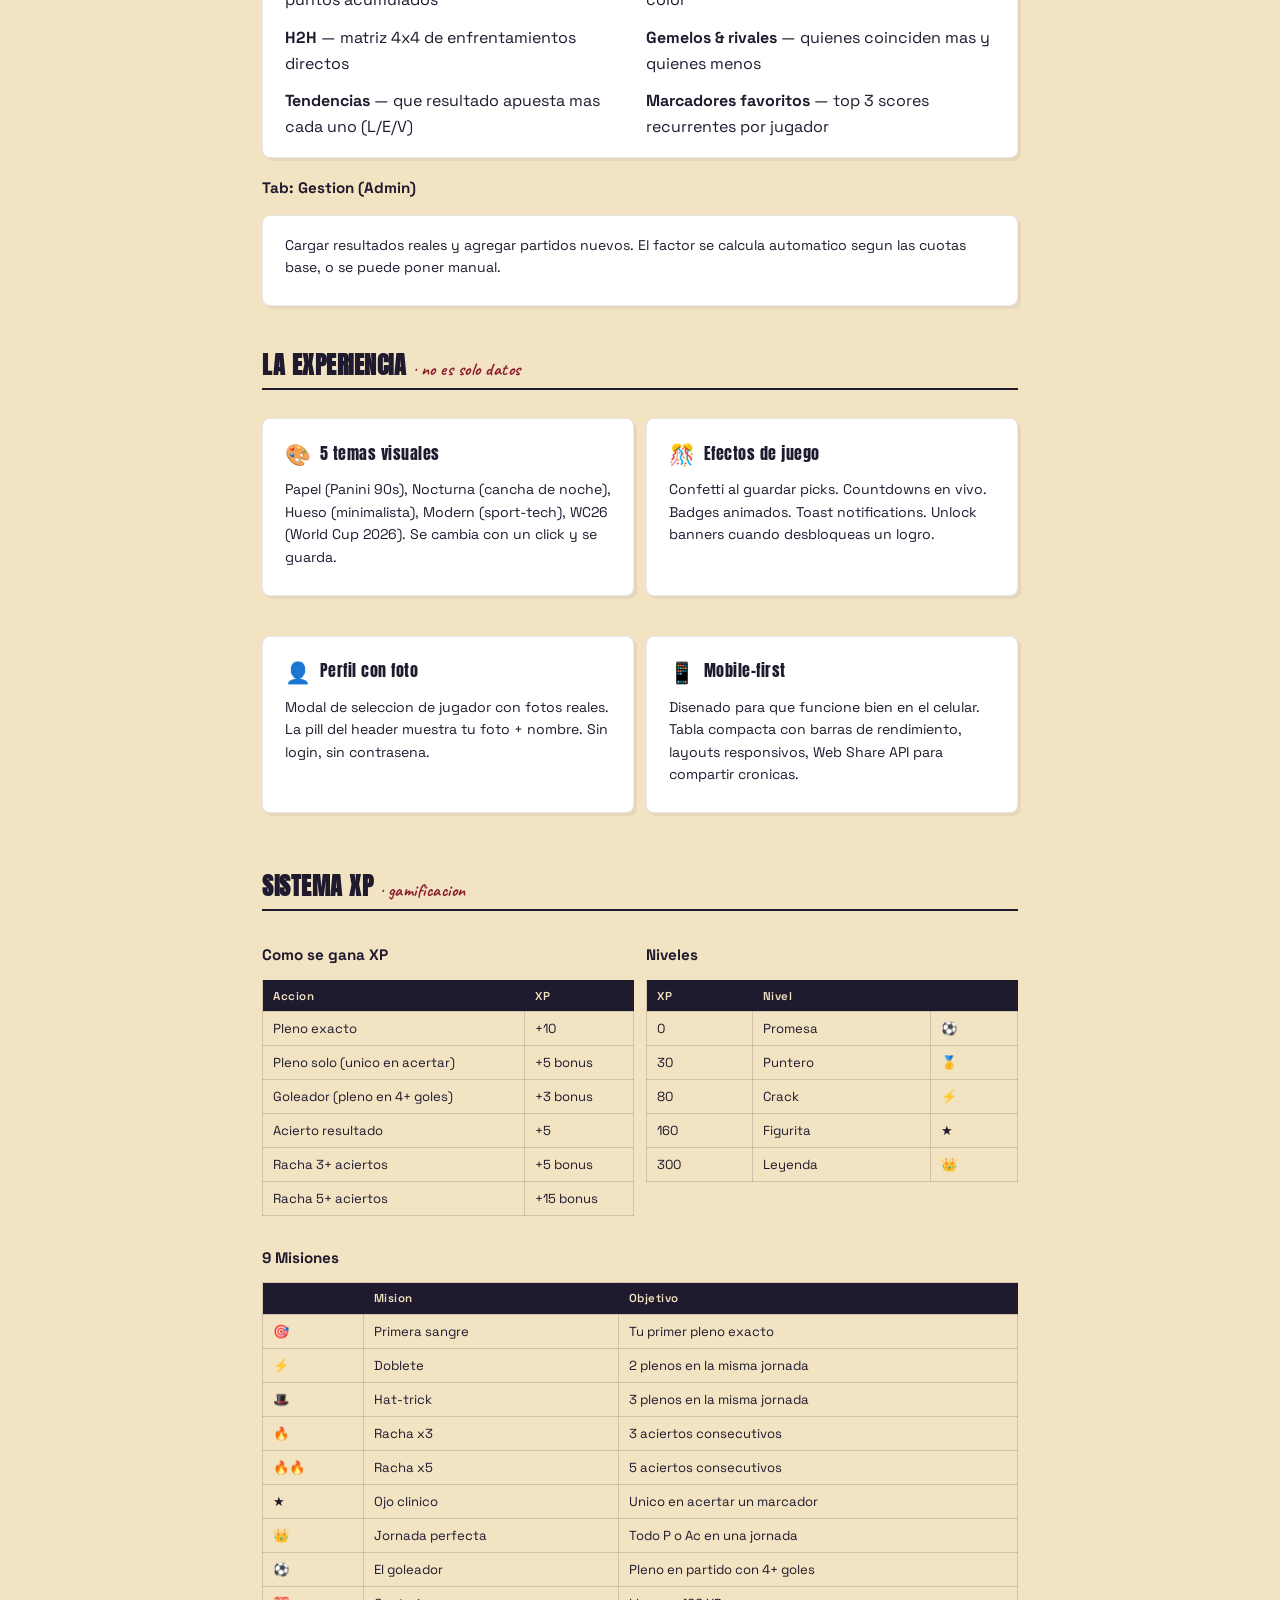
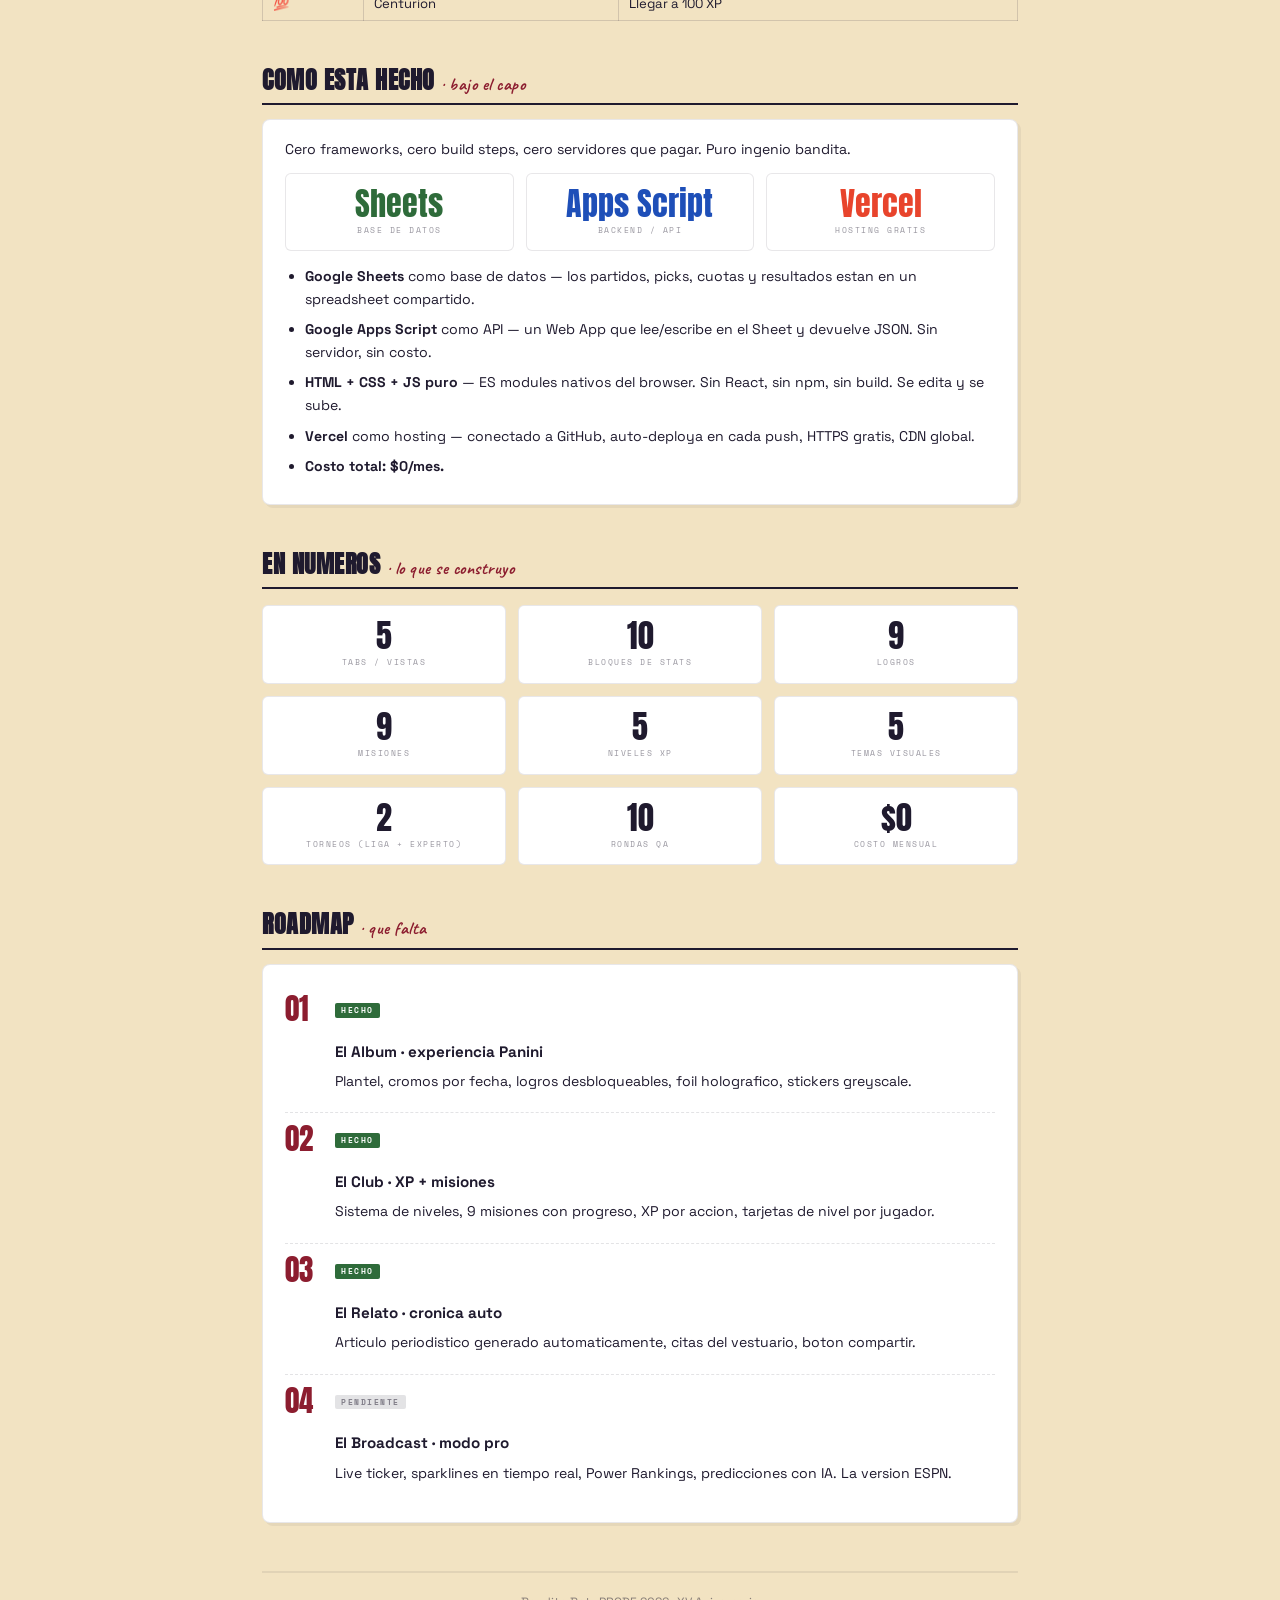
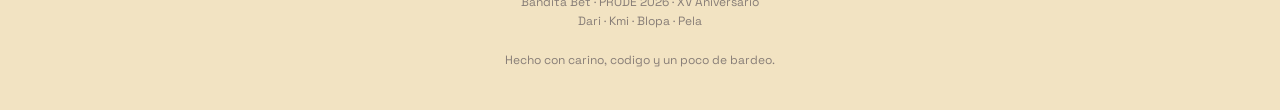
<file: docs/BanditaBet-Pitch.html>
<!DOCTYPE html>
<html lang="es">
<head>
<meta charset="UTF-8">
<title>BanditaBet — Pitch Deck</title>
<style>
  @import url('https://fonts.googleapis.com/css2?family=Anton&family=Space+Grotesk:wght@400;600;700&family=Space+Mono:wght@400;700&family=Caveat:wght@500;700&display=swap');
  * { margin: 0; padding: 0; box-sizing: border-box; }
  body {
    font-family: 'Space Grotesk', sans-serif;
    background: #F2E3C2;
    color: #1F1A2E;
    max-width: 820px;
    margin: 0 auto;
    padding: 40px 32px;
    line-height: 1.6;
  }
  @media print { body { background: white; padding: 20px; } }

  /* ── Header ── */
  .cover {
    text-align: center;
    padding: 40px 20px 32px;
    border: 3px solid #1F1A2E;
    border-radius: 8px;
    margin-bottom: 36px;
    position: relative;
    overflow: hidden;
  }
  .cover::before {
    content: '';
    position: absolute; inset: 0;
    background: repeating-linear-gradient(90deg, rgba(31,26,46,.03) 0 48px, transparent 48px 96px);
    pointer-events: none;
  }
  .cover-eyebrow {
    font-family: 'Space Mono', monospace;
    font-size: .6rem; font-weight: 700;
    letter-spacing: 3px; text-transform: uppercase;
    opacity: .45; margin-bottom: 8px;
  }
  .cover h1 {
    font-family: 'Anton', sans-serif;
    font-size: 3.2rem; letter-spacing: -1px;
    line-height: .95;
  }
  .cover h1 em {
    display: block;
    font-family: 'Caveat', cursive;
    font-size: 1.6rem; font-weight: 700;
    letter-spacing: 0; color: #8C1D2F;
    margin-top: 4px;
  }
  .cover-sub {
    font-family: 'Space Mono', monospace;
    font-size: .65rem; letter-spacing: 1px;
    margin-top: 12px; opacity: .55;
  }
  .players-row {
    display: flex; justify-content: center; gap: 16px;
    margin-top: 20px;
  }
  .p-chip {
    display: flex; align-items: center; gap: 6px;
    padding: 5px 14px; border-radius: 99px;
    border: 2px solid; font-weight: 700; font-size: .8rem;
  }
  .p-chip img {
    width: 28px; height: 28px; border-radius: 50%; object-fit: cover;
    border: 1.5px solid;
  }
  .url-box {
    font-family: 'Space Mono', monospace;
    font-size: .72rem; background: #1F1A2E; color: #E8B33D;
    padding: 10px 18px; border-radius: 4px;
    display: block; text-align: center; margin: 20px auto 0;
    max-width: 500px; letter-spacing: .5px;
  }

  /* ── Sections ── */
  h2 {
    font-family: 'Anton', sans-serif;
    font-size: 1.5rem; letter-spacing: .5px;
    margin-top: 40px; margin-bottom: 14px;
    padding-bottom: 4px;
    border-bottom: 2.5px solid #1F1A2E;
  }
  h2 span { font-family: 'Caveat', cursive; font-weight: 700; color: #8C1D2F; font-size: 1.1rem; }
  h3 {
    font-size: .95rem; font-weight: 700;
    margin-top: 18px; margin-bottom: 6px;
  }
  p, li { margin-bottom: 8px; font-size: .88rem; }
  ul, ol { padding-left: 20px; }

  .card {
    background: white;
    border: 1.5px solid rgba(31,26,46,.1);
    border-radius: 8px;
    padding: 18px 22px;
    margin: 14px 0;
    box-shadow: 3px 3px 0 rgba(31,26,46,.06);
  }
  .card-title {
    font-family: 'Anton', sans-serif;
    font-size: 1rem; letter-spacing: .5px;
    margin-bottom: 8px;
    display: flex; align-items: center; gap: 8px;
  }
  .card-title .ico { font-size: 1.3rem; }

  .grid-2 { display: grid; grid-template-columns: 1fr 1fr; gap: 12px; }
  .grid-3 { display: grid; grid-template-columns: 1fr 1fr 1fr; gap: 12px; }
  @media (max-width: 600px) {
    .grid-2, .grid-3 { grid-template-columns: 1fr; }
  }

  table {
    width: 100%; border-collapse: collapse; margin: 12px 0; font-size: .82rem;
  }
  th, td { border: 1px solid rgba(31,26,46,.15); padding: 6px 10px; text-align: left; }
  th { background: #1F1A2E; color: #F2E3C2; font-weight: 600; font-size: .72rem; letter-spacing: .5px; }

  .highlight {
    background: rgba(232,178,61,.12);
    border-left: 4px solid #E8B33D;
    padding: 12px 16px; margin: 14px 0;
    border-radius: 0 6px 6px 0;
    font-size: .85rem;
  }
  .stat-box {
    text-align: center; padding: 14px 8px;
    background: white; border: 1.5px solid rgba(31,26,46,.1);
    border-radius: 6px;
  }
  .stat-n {
    font-family: 'Anton', sans-serif;
    font-size: 2rem; line-height: 1;
  }
  .stat-l {
    font-family: 'Space Mono', monospace;
    font-size: .5rem; letter-spacing: 1.5px;
    text-transform: uppercase; opacity: .45; margin-top: 4px;
  }
  .phase {
    display: flex; align-items: flex-start; gap: 14px;
    padding: 12px 0;
    border-bottom: 1px dashed rgba(31,26,46,.12);
  }
  .phase:last-child { border-bottom: none; }
  .phase-num {
    font-family: 'Anton', sans-serif;
    font-size: 1.8rem; line-height: 1;
    color: #8C1D2F; flex-shrink: 0; width: 36px;
  }
  .phase-tag {
    font-family: 'Space Mono', monospace;
    font-size: .5rem; font-weight: 700;
    letter-spacing: 1.5px; text-transform: uppercase;
    padding: 1px 6px; border-radius: 2px;
    display: inline-block; margin-bottom: 4px;
  }
  .phase-tag.done { background: #2E6B3A; color: white; }
  .phase-tag.partial { background: #E8B33D; color: #1F1A2E; }
  .phase-tag.todo { background: rgba(31,26,46,.12); color: rgba(31,26,46,.5); }
  .footer {
    text-align: center; margin-top: 48px; padding-top: 20px;
    border-top: 2px solid rgba(31,26,46,.15);
    font-size: .75rem; opacity: .5;
  }
</style>
</head>
<body>

<!-- ═══════════════════════════════════════════════════════════════ -->
<!-- COVER -->
<!-- ═══════════════════════════════════════════════════════════════ -->
<div class="cover">
  <div class="cover-eyebrow">Polla de futbol privada</div>
  <h1>BANDITA BET<em>Prode 2026 &middot; XV Aniversario</em></h1>
  <div class="cover-sub">4 amigos &middot; 15 anos &middot; 1 polla &middot; 0 excusas</div>
  <div class="players-row">
    <span class="p-chip" style="border-color:#1E4FB8;color:#1E4FB8"><img src="../web/img/characters/dari.png" style="border-color:#1E4FB8">Dari</span>
    <span class="p-chip" style="border-color:#E8442C;color:#E8442C"><img src="../web/img/characters/kmi.png" style="border-color:#E8442C">Kmi</span>
    <span class="p-chip" style="border-color:#E8B33D;color:#E8B33D"><img src="../web/img/characters/blopa.png" style="border-color:#E8B33D">Blopa</span>
    <span class="p-chip" style="border-color:#2E6B3A;color:#2E6B3A"><img src="../web/img/characters/pela.png" style="border-color:#2E6B3A">Pela</span>
  </div>
  <div class="url-box">https://bandita-bet.vercel.app/</div>
</div>

<!-- ═══════════════════════════════════════════════════════════════ -->
<!-- QUE ES -->
<!-- ═══════════════════════════════════════════════════════════════ -->
<h2>QUE ES ESTO <span>&middot; la idea</span></h2>
<p>BanditaBet es nuestra polla de futbol privada hecha app. Cada uno predice marcadores exactos antes de que se jueguen los partidos. Cuando termina el partido, el sistema calcula puntos automaticamente &mdash; y la app lo convierte en una experiencia de album, cromos, misiones y cronicas deportivas.</p>
<p>No es un Excel. No es un grupo de WhatsApp. Es una app real, con nombre, con tema, con alma.</p>

<div class="highlight">
  <strong>La premisa:</strong> Celebrar 15 anos de amistad con algo que dure toda la temporada. No un mensaje que se pierde &mdash; una plataforma que se queda.
</div>

<!-- ═══════════════════════════════════════════════════════════════ -->
<!-- COMO FUNCIONA -->
<!-- ═══════════════════════════════════════════════════════════════ -->
<h2>COMO FUNCIONA <span>&middot; en 30 segundos</span></h2>
<div class="grid-3">
  <div class="card">
    <div class="card-title"><span class="ico">1</span> Elegis quien sos</div>
    <p>Entras a la pagina, tocas tu foto de perfil. Se guarda en el browser. Sin contrasena, sin login &mdash; confiamos en la cancha.</p>
  </div>
  <div class="card">
    <div class="card-title"><span class="ico">2</span> Pones tu pick</div>
    <p>Vas a "Picks", elegis el marcador que crees para cada partido. Lo guardas y listo. Antes de que arranque el partido &mdash; despues ya no se puede.</p>
  </div>
  <div class="card">
    <div class="card-title"><span class="ico">3</span> Ves como te fue</div>
    <p>El sistema asigna puntos automaticamente. Pleno (marcador exacto) = mas puntos. Acierto (resultado correcto) = algunos puntos. WO (no marcaste) = verguenza publica.</p>
  </div>
</div>

<!-- ═══════════════════════════════════════════════════════════════ -->
<!-- PUNTUACION -->
<!-- ═══════════════════════════════════════════════════════════════ -->
<h2>PUNTUACION <span>&middot; como se gana</span></h2>
<table>
  <tr><th>Resultado</th><th>Que significa</th><th>Puntos</th></tr>
  <tr><td><strong>P &middot; Pleno</strong></td><td>Marcador exacto (ej: pusiste 2-1 y fue 2-1)</td><td>Factor del resultado &times; base = maximo</td></tr>
  <tr><td><strong>Ac &middot; Acierto</strong></td><td>Acertaste quien gano/empato pero no el score</td><td>Puntos parciales</td></tr>
  <tr><td><strong>&times; &middot; Miss</strong></td><td>Le erraste a todo</td><td>0</td></tr>
  <tr><td><strong>WO</strong></td><td>No pusiste pick a tiempo</td><td>0 + queda registrado para siempre</td></tr>
</table>
<div class="highlight">
  <strong>El factor:</strong> Cada resultado tiene una probabilidad. Si acertas un resultado improbable (factor alto), ganas mucho mas. Acertar un 0-0 en un Boca-River paga mas que acertar un 3-0 del primero contra el ultimo.
</div>

<!-- ═══════════════════════════════════════════════════════════════ -->
<!-- QUE TIENE -->
<!-- ═══════════════════════════════════════════════════════════════ -->
<h2>TODO LO QUE TIENE <span>&middot; feature por feature</span></h2>

<h3>Tab: Tabla (Home)</h3>
<div class="grid-2">
  <div class="card">
    <div class="card-title"><span class="ico">🏆</span> Clasificacion</div>
    <p>Ranking en vivo con barra de rendimiento proporcional al lider, % efectividad, plenos, aciertos, WOs y badges de logros. Se actualiza solo cada vez que se carga un resultado.</p>
  </div>
  <div class="card">
    <div class="card-title"><span class="ico">🃏</span> Plantel Panini</div>
    <p>4 cromos coleccionables estilo Panini con foto real, stats de fantasia (VISION 88, GAMBETA 82...), numero de camiseta, posicion y frase celebre de cada uno. Efecto foil holografico.</p>
  </div>
  <div class="card">
    <div class="card-title"><span class="ico">⭐</span> Logros desbloqueables</div>
    <p>9 stickers tipo album. Cada logro muestra un cromo por jugador: en color si lo desbloqueo, en gris con "?" si no. Pleno solo, Doblete, Hat-trick, Racha, Jornada perfecta, Goleador, Sin WO...</p>
  </div>
  <div class="card">
    <div class="card-title"><span class="ico">⚡</span> XP + Misiones</div>
    <p>Sistema de niveles (Promesa &rarr; Puntero &rarr; Crack &rarr; Figurita &rarr; Leyenda) con barra de XP animada. 9 misiones con progreso individual por jugador: Primera sangre, Doblete, Hat-trick, Racha x3/x5, Ojo clinico, Jornada perfecta, El goleador, Centurion.</p>
  </div>
  <div class="card">
    <div class="card-title"><span class="ico">📋</span> Picks pendientes</div>
    <p>Matriz de proximos 8 partidos vs los 4 jugadores. Muestra quien ya marco y quien no, con badges de urgencia (rojo = menos de 6h, naranja = hoy, amarillo = esta semana). Click directo para marcar.</p>
  </div>
  <div class="card">
    <div class="card-title"><span class="ico">📒</span> Album de la temporada</div>
    <p>Cada fecha cerrada se convierte en una pagina del album. Por partido, 4 stickers con estados: PLENO (foil dorado animado), ACIERTO (normal), MISS (greyscale), WO (silueta punteada). Top 2 fechas recientes.</p>
  </div>
  <div class="card">
    <div class="card-title"><span class="ico">🏃</span> Carrera al titulo</div>
    <p>Cancha de futbol con 4 corredores SVG (camiseta del color de cada jugador) avanzando proporcionalmente a sus puntos. El lider tiene animacion de carrera. Copa del Mundo SVG en el arco como meta.</p>
  </div>
  <div class="card">
    <div class="card-title"><span class="ico">📰</span> Cronica automatica</div>
    <p>Articulo periodistico generado automaticamente de la ultima jornada cerrada. Banner del ganador, lead narrativo, tabla partido por partido, ranking de la fecha, y "voces del vestuario" con citas personalizadas por jugador segun como le fue. Boton compartir (Web Share en celu, clipboard en desktop).</p>
  </div>
</div>

<h3>Tab: Partidos</h3>
<div class="card">
  <div class="card-title"><span class="ico">⚽</span> Todos los partidos por jornada</div>
  <p>Cada card muestra: equipos, marcador final, factor, y los picks de los 4 jugadores con su resultado (P/Ac/&times;/WO). Indicadores especiales: <strong>Sorpreson</strong> (upset con factor alto), <strong>Consenso</strong> (3-4 de acuerdo), <strong>"Solo lo vio"</strong> (unico pleno).</p>
  <p><strong>Toggle de orden:</strong> boton "↓ Reciente / ↑ Antiguo" para ver los proximos partidos primero sin scrollear. Filtros por jornada y por torneo (Liga / Experto).</p>
</div>

<h3>Tab: Picks</h3>
<div class="card">
  <div class="card-title"><span class="ico">✏️</span> Vista individual + formulario</div>
  <p>Todos tus picks con estado y puntos. Formulario para ingresar predicciones en partidos pendientes. Confetti al guardar.</p>
</div>

<h3>Tab: Stats</h3>
<div class="card">
  <p>10 bloques de estadisticas con datos reales:</p>
  <div class="grid-2" style="margin-top:10px">
    <div><strong>Pick de la temporada</strong> &mdash; el pleno mas caro del ano</div>
    <div><strong>Premios raros</strong> &mdash; El Profeta, El Bardo, El Optimista, El Cuidadoso, El Centrista, Racha caliente, Racha fria</div>
    <div><strong>Evolucion</strong> &mdash; sparkline SVG con 4 series de puntos acumulados</div>
    <div><strong>Calendario</strong> &mdash; quien gano cada fecha, en color</div>
    <div><strong>H2H</strong> &mdash; matriz 4x4 de enfrentamientos directos</div>
    <div><strong>Gemelos & rivales</strong> &mdash; quienes coinciden mas y quienes menos</div>
    <div><strong>Tendencias</strong> &mdash; que resultado apuesta mas cada uno (L/E/V)</div>
    <div><strong>Marcadores favoritos</strong> &mdash; top 3 scores recurrentes por jugador</div>
  </div>
</div>

<h3>Tab: Gestion (Admin)</h3>
<div class="card">
  <p>Cargar resultados reales y agregar partidos nuevos. El factor se calcula automatico segun las cuotas base, o se puede poner manual.</p>
</div>

<!-- ═══════════════════════════════════════════════════════════════ -->
<!-- EXPERIENCIA -->
<!-- ═══════════════════════════════════════════════════════════════ -->
<h2>LA EXPERIENCIA <span>&middot; no es solo datos</span></h2>

<div class="grid-2">
  <div class="card">
    <div class="card-title"><span class="ico">🎨</span> 5 temas visuales</div>
    <p>Papel (Panini 90s), Nocturna (cancha de noche), Hueso (minimalista), Modern (sport-tech), WC26 (World Cup 2026). Se cambia con un click y se guarda.</p>
  </div>
  <div class="card">
    <div class="card-title"><span class="ico">🎊</span> Efectos de juego</div>
    <p>Confetti al guardar picks. Countdowns en vivo. Badges animados. Toast notifications. Unlock banners cuando desbloqueas un logro.</p>
  </div>
  <div class="card">
    <div class="card-title"><span class="ico">👤</span> Perfil con foto</div>
    <p>Modal de seleccion de jugador con fotos reales. La pill del header muestra tu foto + nombre. Sin login, sin contrasena.</p>
  </div>
  <div class="card">
    <div class="card-title"><span class="ico">📱</span> Mobile-first</div>
    <p>Disenado para que funcione bien en el celular. Tabla compacta con barras de rendimiento, layouts responsivos, Web Share API para compartir cronicas.</p>
  </div>
</div>

<!-- ═══════════════════════════════════════════════════════════════ -->
<!-- XP + MISIONES -->
<!-- ═══════════════════════════════════════════════════════════════ -->
<h2>SISTEMA XP <span>&middot; gamificacion</span></h2>

<div class="grid-2">
  <div>
    <h3>Como se gana XP</h3>
    <table>
      <tr><th>Accion</th><th>XP</th></tr>
      <tr><td>Pleno exacto</td><td>+10</td></tr>
      <tr><td>Pleno solo (unico en acertar)</td><td>+5 bonus</td></tr>
      <tr><td>Goleador (pleno en 4+ goles)</td><td>+3 bonus</td></tr>
      <tr><td>Acierto resultado</td><td>+5</td></tr>
      <tr><td>Racha 3+ aciertos</td><td>+5 bonus</td></tr>
      <tr><td>Racha 5+ aciertos</td><td>+15 bonus</td></tr>
    </table>
  </div>
  <div>
    <h3>Niveles</h3>
    <table>
      <tr><th>XP</th><th>Nivel</th><th></th></tr>
      <tr><td>0</td><td>Promesa</td><td>⚽</td></tr>
      <tr><td>30</td><td>Puntero</td><td>🥇</td></tr>
      <tr><td>80</td><td>Crack</td><td>⚡</td></tr>
      <tr><td>160</td><td>Figurita</td><td>★</td></tr>
      <tr><td>300</td><td>Leyenda</td><td>👑</td></tr>
    </table>
  </div>
</div>

<h3>9 Misiones</h3>
<table>
  <tr><th></th><th>Mision</th><th>Objetivo</th></tr>
  <tr><td>🎯</td><td>Primera sangre</td><td>Tu primer pleno exacto</td></tr>
  <tr><td>⚡</td><td>Doblete</td><td>2 plenos en la misma jornada</td></tr>
  <tr><td>🎩</td><td>Hat-trick</td><td>3 plenos en la misma jornada</td></tr>
  <tr><td>🔥</td><td>Racha x3</td><td>3 aciertos consecutivos</td></tr>
  <tr><td>🔥🔥</td><td>Racha x5</td><td>5 aciertos consecutivos</td></tr>
  <tr><td>★</td><td>Ojo clinico</td><td>Unico en acertar un marcador</td></tr>
  <tr><td>👑</td><td>Jornada perfecta</td><td>Todo P o Ac en una jornada</td></tr>
  <tr><td>⚽</td><td>El goleador</td><td>Pleno en partido con 4+ goles</td></tr>
  <tr><td>💯</td><td>Centurion</td><td>Llegar a 100 XP</td></tr>
</table>

<!-- ═══════════════════════════════════════════════════════════════ -->
<!-- STACK -->
<!-- ═══════════════════════════════════════════════════════════════ -->
<h2>COMO ESTA HECHO <span>&middot; bajo el capo</span></h2>
<div class="card">
  <p style="margin-bottom:12px">Cero frameworks, cero build steps, cero servidores que pagar. Puro ingenio bandita.</p>
  <div class="grid-3">
    <div class="stat-box">
      <div class="stat-n" style="color:#2E6B3A">Sheets</div>
      <div class="stat-l">Base de datos</div>
    </div>
    <div class="stat-box">
      <div class="stat-n" style="color:#1E4FB8">Apps Script</div>
      <div class="stat-l">Backend / API</div>
    </div>
    <div class="stat-box">
      <div class="stat-n" style="color:#E8442C">Vercel</div>
      <div class="stat-l">Hosting gratis</div>
    </div>
  </div>
  <ul style="margin-top:14px">
    <li><strong>Google Sheets</strong> como base de datos &mdash; los partidos, picks, cuotas y resultados estan en un spreadsheet compartido.</li>
    <li><strong>Google Apps Script</strong> como API &mdash; un Web App que lee/escribe en el Sheet y devuelve JSON. Sin servidor, sin costo.</li>
    <li><strong>HTML + CSS + JS puro</strong> &mdash; ES modules nativos del browser. Sin React, sin npm, sin build. Se edita y se sube.</li>
    <li><strong>Vercel</strong> como hosting &mdash; conectado a GitHub, auto-deploya en cada push, HTTPS gratis, CDN global.</li>
    <li><strong>Costo total: $0/mes.</strong></li>
  </ul>
</div>

<!-- ═══════════════════════════════════════════════════════════════ -->
<!-- NUMEROS -->
<!-- ═══════════════════════════════════════════════════════════════ -->
<h2>EN NUMEROS <span>&middot; lo que se construyo</span></h2>
<div class="grid-3" style="margin-top:16px">
  <div class="stat-box"><div class="stat-n">5</div><div class="stat-l">Tabs / vistas</div></div>
  <div class="stat-box"><div class="stat-n">10</div><div class="stat-l">Bloques de stats</div></div>
  <div class="stat-box"><div class="stat-n">9</div><div class="stat-l">Logros</div></div>
  <div class="stat-box"><div class="stat-n">9</div><div class="stat-l">Misiones</div></div>
  <div class="stat-box"><div class="stat-n">5</div><div class="stat-l">Niveles XP</div></div>
  <div class="stat-box"><div class="stat-n">5</div><div class="stat-l">Temas visuales</div></div>
  <div class="stat-box"><div class="stat-n">2</div><div class="stat-l">Torneos (Liga + Experto)</div></div>
  <div class="stat-box"><div class="stat-n">10</div><div class="stat-l">Rondas QA</div></div>
  <div class="stat-box"><div class="stat-n">$0</div><div class="stat-l">Costo mensual</div></div>
</div>

<!-- ═══════════════════════════════════════════════════════════════ -->
<!-- ROADMAP -->
<!-- ═══════════════════════════════════════════════════════════════ -->
<h2>ROADMAP <span>&middot; que falta</span></h2>
<div class="card">
  <div class="phase">
    <div class="phase-num">01</div>
    <div>
      <span class="phase-tag done">HECHO</span>
      <h3>El Album &middot; experiencia Panini</h3>
      <p>Plantel, cromos por fecha, logros desbloqueables, foil holografico, stickers greyscale.</p>
    </div>
  </div>
  <div class="phase">
    <div class="phase-num">02</div>
    <div>
      <span class="phase-tag done">HECHO</span>
      <h3>El Club &middot; XP + misiones</h3>
      <p>Sistema de niveles, 9 misiones con progreso, XP por accion, tarjetas de nivel por jugador.</p>
    </div>
  </div>
  <div class="phase">
    <div class="phase-num">03</div>
    <div>
      <span class="phase-tag done">HECHO</span>
      <h3>El Relato &middot; cronica auto</h3>
      <p>Articulo periodistico generado automaticamente, citas del vestuario, boton compartir.</p>
    </div>
  </div>
  <div class="phase">
    <div class="phase-num">04</div>
    <div>
      <span class="phase-tag todo">PENDIENTE</span>
      <h3>El Broadcast &middot; modo pro</h3>
      <p>Live ticker, sparklines en tiempo real, Power Rankings, predicciones con IA. La version ESPN.</p>
    </div>
  </div>
</div>

<!-- ═══════════════════════════════════════════════════════════════ -->
<!-- FOOTER -->
<!-- ═══════════════════════════════════════════════════════════════ -->
<div class="footer">
  Bandita Bet &middot; PRODE 2026 &middot; XV Aniversario<br>
  Dari &middot; Kmi &middot; Blopa &middot; Pela<br><br>
  Hecho con carino, codigo y un poco de bardeo.
</div>

</body>
</html>
</file>
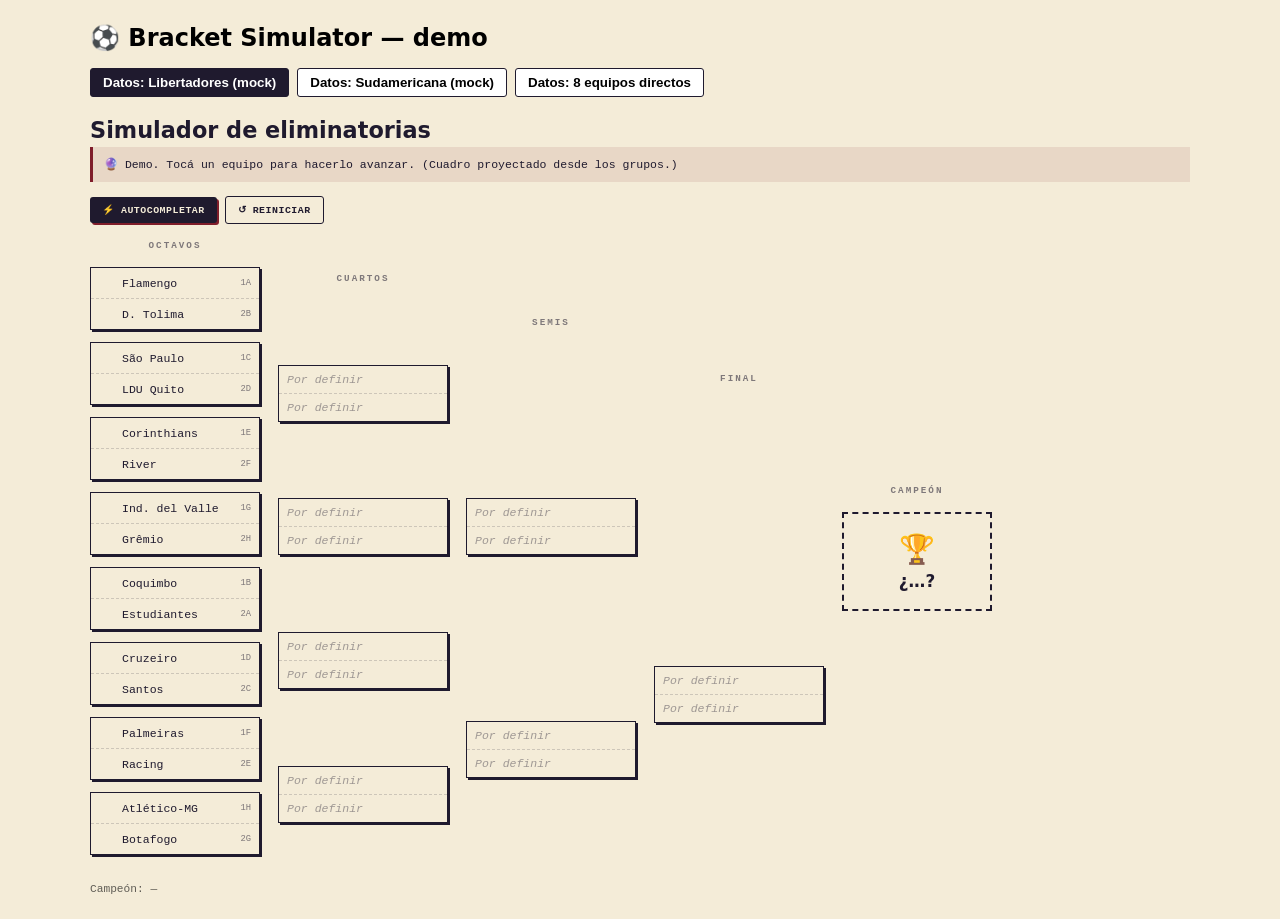
<file: tools/bracket-simulator/demo.html>
<!DOCTYPE html>
<html lang="es">
<head>
<meta charset="UTF-8">
<meta name="viewport" content="width=device-width, initial-scale=1.0">
<title>Bracket Simulator · demo</title>
<style>
  body { font-family: system-ui, sans-serif; max-width: 1100px; margin: 24px auto; padding: 0 16px; background: #f4ecd8; }
  h1 { font-size: 1.5rem; }
  .row { display: flex; gap: 8px; flex-wrap: wrap; margin: 12px 0 20px; }
  .row button { padding: 6px 12px; cursor: pointer; border: 1.5px solid #1f1a2e; background: #fff; border-radius: 3px; font-weight: 600; }
  .row button.on { background: #1f1a2e; color: #fff; }
  /* ejemplo de re-theming opcional: descomentá para tema oscuro
  .theme-dark .bsim { --bsim-accent:#22c55e; --bsim-ink:#e5e7eb; --bsim-bg:#111827; --bsim-line:rgba(255,255,255,.15); }
  */
  #out { font-family: ui-monospace, monospace; font-size: .7rem; opacity: .6; margin-top: 16px; }
</style>
</head>
<body>
  <h1>⚽ Bracket Simulator — demo</h1>
  <div class="row">
    <button class="on" data-comp="liberta">Datos: Libertadores (mock)</button>
    <button data-comp="sudamer">Datos: Sudamericana (mock)</button>
    <button data-comp="entrants">Datos: 8 equipos directos</button>
  </div>

  <div id="app"></div>
  <div id="out">Campeón: —</div>

<script type="module">
import { createBracketSimulator } from './bracket-simulator.js';

// ── Datos de ejemplo (mismo shape que devuelve cualquier API de tablas) ──
const SAMPLE = {
  liberta: { groups: makeGroups('Flamengo,Estudiantes,Ind. Medellín,Cusco|Coquimbo,D. Tolima,Nacional,Universitario|São Paulo,Santos,Cerro,Bolívar|Cruzeiro,LDU Quito,Peñarol,Talleres|Corinthians,Racing,Caracas,Sporting Cristal|Palmeiras,River,Junior,Colo Colo|Ind. del Valle,Botafogo,Olimpia,Fortaleza|Atlético-MG,Grêmio,Libertad,Nacional URU') },
  sudamer:  { groups: makeGroups('Macará,Defensa,Lanús,Banfield|Atlético-MG,Cienciano,Fluminense,Always|Botafogo,Guaraní,Mushuc,Boston River|San Lorenzo,Danubio,Cuiabá,Huracán|Independiente,Once Caldas,Bahía,Coquimbo|U. Católica EC,Garcilaso,Vasco,Lara|Santa Fe,Mineros,Cienciano,Goiás|Racing,Bragantino,Melgar,Corinthians') },
  entrants: { entrants: [
    { team: 'Brasil', seed: '1' }, { team: 'Argentina', seed: '2' },
    { team: 'Francia', seed: '3' }, { team: 'España', seed: '4' },
    { team: 'Inglaterra', seed: '5' }, { team: 'Alemania', seed: '6' },
    { team: 'Portugal', seed: '7' }, { team: 'Países Bajos', seed: '8' },
  ] },
};

function makeGroups(spec) {
  return spec.split('|').map((g, i) => ({
    name: 'Group ' + 'ABCDEFGH'[i],
    table: g.split(',').map(t => ({ team: t.trim() })),
  }));
}

let sim;
function mount(comp) {
  sim = createBracketSimulator(document.getElementById('app'), {
    ...SAMPLE[comp],
    title: 'Simulador de eliminatorias',
    note: '🔮 Demo. Tocá un equipo para hacerlo avanzar. (Cuadro proyectado desde los grupos.)',
    onChampion: (c) => { document.getElementById('out').textContent = 'Campeón: ' + (c ? c.team : '—'); },
  });
}

document.querySelectorAll('.row button').forEach(b => {
  b.onclick = () => {
    document.querySelectorAll('.row button').forEach(x => x.classList.remove('on'));
    b.classList.add('on');
    mount(b.dataset.comp);
  };
});

mount('liberta');
</script>
</body>
</html>
</file>
<file: web/css/tokens.css>
/* ════════════════════════════════════════════════════════════════════
   BanditaBet · Design tokens
   Variables de marca + escala tipográfica + sombras + animation timings.
   Importado primero por index.html.
════════════════════════════════════════════════════════════════════ */
:root {
  /* ── Paleta marca ─────────────────────────────────────── */
  --bb-cream:   #F2E3C2;
  --bb-paper:   #F8EFD8;
  --bb-ink:     #1F1A2E;
  --bb-maroon:  #8C1D2F;
  --bb-gold:    #E8B33D;
  --bb-cobalt:  #1E4FB8;
  --bb-tomate:  #E8442C;
  --bb-pasto:   #2E6B3A;
  --bb-rosa:    #E96A8D;

  /* Holográfica para barras / acentos */
  --bb-holo-1:  #9CD3E8;
  --bb-holo-2:  #F2C2D8;
  --bb-holo-3:  #FBE38B;
  --bb-holo: linear-gradient(110deg,
    var(--bb-holo-1) 0%,
    var(--bb-holo-2) 28%,
    var(--bb-holo-3) 52%,
    var(--bb-holo-1) 76%,
    var(--bb-holo-2) 100%);

  /* ── Colores por jugador (override en JS si cambia desde DB) ── */
  --bb-p-dari:  var(--bb-cobalt);
  --bb-p-kmi:   var(--bb-tomate);
  --bb-p-blopa: var(--bb-gold);
  --bb-p-pela:  var(--bb-pasto);

  /* ── Tipografía ──────────────────────────────────────── */
  --bb-display: 'Anton', sans-serif;
  --bb-modern:  'Bricolage Grotesque', sans-serif;
  --bb-ui:      'Space Grotesk', system-ui, sans-serif;
  --bb-mono:    'Space Mono', ui-monospace, monospace;
  --bb-script:  'Caveat', cursive;

  /* ── Hard-shadow system (parte clave del look BB) ────── */
  --bb-shadow:    4px 4px 0 var(--bb-ink);
  --bb-shadow-sm: 3px 3px 0 var(--bb-ink);
  --bb-shadow-xs: 2px 2px 0 var(--bb-ink);
  --bb-border:    2px solid var(--bb-ink);
  --bb-border-sm: 1.5px solid var(--bb-ink);

  /* ── Estados de juego ─────────────────────────────────── */
  --bb-state-pleno:   var(--bb-pasto);   /* +3x factor */
  --bb-state-acierto: var(--bb-maroon);  /* +1x factor */
  --bb-state-miss:    rgba(31, 26, 46, 0.28);
  --bb-state-wo:      var(--bb-tomate);
  --bb-state-live:    #E8442C;            /* pulso rojo cuando hay partido en curso */

  /* ── Animation timings ────────────────────────────────── */
  --bb-ease-out:  cubic-bezier(.16, 1, .3, 1);
  --bb-ease-pop:  cubic-bezier(.34, 1.56, .64, 1);
  --bb-fast:      .15s;
  --bb-medium:    .3s;
  --bb-slow:      .6s;
  --bb-pulse:     1.4s;
  --bb-confetti:  1.4s;

  /* ── Z-index scale ────────────────────────────────────── */
  --bb-z-header:   100;
  --bb-z-overlay:  500;
  --bb-z-toast:    900;
  --bb-z-confetti: 950;
  --bb-z-modal:    1000;

  /* ── Layout ───────────────────────────────────────────── */
  --bb-max-w:     1280px;
  --bb-radius:    4px;
  --bb-radius-sm: 3px;
  --bb-radius-lg: 6px;
}

/* Modo data-saver (usuario con prefers-reduced-motion): bajamos confetti */
@media (prefers-reduced-motion: reduce) {
  :root {
    --bb-fast: 0.01s;
    --bb-medium: 0.01s;
    --bb-slow: 0.01s;
    --bb-pulse: 0.01s;
    --bb-confetti: 0.01s;
  }
}
</file>
<file: web/css/themes.css>
/* ════════════════════════════════════════════════════════════════════
   BanditaBet · Temas de color (2 paletas)
   Cada tema redefine los tokens de tokens.css para que app.css
   los tome automáticamente sin ningún cambio adicional.

   Activar: document.documentElement.dataset.theme = '<key>'
   Claves:  papel (Panini) · wc26 (World Cup)
   ════════════════════════════════════════════════════════════════════ */

/* ── V1 · PAPEL — default (Panini 90s) ─────────────────────────────
   Ya definido en tokens.css como :root. Declaramos igualmente para
   que el selector data-theme funcione explícitamente.            */
[data-theme="papel"] {
  --bb-cream:   #F2E3C2;
  --bb-paper:   #F8EFD8;
  --bb-ink:     #1F1A2E;
  --bb-maroon:  #8C1D2F;
  --bb-gold:    #E8B33D;
  --bb-tomate:  #E8442C;
  --bb-pasto:   #2E6B3A;
  --bb-cobalt:  #1E4FB8;
  --bb-holo-1:  #9CD3E8;
  --bb-holo-2:  #F2C2D8;
  --bb-holo-3:  #FBE38B;
  --bb-shadow:    4px 4px 0 #1F1A2E;
  --bb-shadow-sm: 3px 3px 0 #1F1A2E;
  --bb-shadow-xs: 2px 2px 0 #1F1A2E;
  --bb-border:    2px solid #1F1A2E;
  --bb-border-sm: 1.5px solid #1F1A2E;
}

/* ── V3 · WC26 — World Cup 2026 multicromático ─────────────────── */
[data-theme="wc26"] {
  --bb-cream:   #FFFFFF;
  --bb-paper:   #F4F4F6;
  --bb-ink:     #0A0A0A;
  --bb-maroon:  #E1261C;
  --bb-gold:    #FFD100;
  --bb-tomate:  #E1261C;
  --bb-pasto:   #009639;
  --bb-cobalt:  #0033A0;
  --bb-holo-1:  #0033A0;
  --bb-holo-2:  #E1261C;
  --bb-holo-3:  #FFD100;
  --bb-shadow:    4px 4px 0 #0A0A0A;
  --bb-shadow-sm: 3px 3px 0 #0A0A0A;
  --bb-shadow-xs: 2px 2px 0 #0A0A0A;
  --bb-border:    2px solid #0A0A0A;
  --bb-border-sm: 1.5px solid #0A0A0A;
}

/* ════════════════════════════════════════════════════════════════════
   Theme Picker — 2 dots en el header (Panini · World Cup)
   ════════════════════════════════════════════════════════════════════ */
.bb-theme-picker {
  display: flex;
  align-items: center;
  gap: 6px;
}

.bb-theme-dot {
  width: 18px;
  height: 18px;
  border-radius: 50%;
  border: 2px solid transparent;
  cursor: pointer;
  transition: transform .15s, box-shadow .15s;
  flex-shrink: 0;
  position: relative;
}
/* qa41 — área táctil de 44px sin agrandar el punto visible (móvil-first) */
.bb-theme-dot::after {
  content: ''; position: absolute; top: 50%; left: 50%;
  width: 44px; height: 44px; transform: translate(-50%, -50%);
}
.bb-theme-dot:hover  { transform: scale(1.2); }
.bb-theme-dot.active { box-shadow: 0 0 0 2px var(--bb-ink); }

/* Colores representativos de cada paleta */
.bb-theme-dot[data-theme="papel"]    { background: #8C1D2F; border-color: #F2E3C2; }
.bb-theme-dot[data-theme="wc26"]     { background: #E1261C; border-color: #FFD100; }
</file>
<file: web/css/app.css>
/* ════════════════════════════════════════════════════════════════════
   BanditaBet · App styles
   Estilos generales de layout, header, secciones, cards, formularios.
   Importa después de tokens.css y antes de game-fx.css.
════════════════════════════════════════════════════════════════════ */

* { box-sizing: border-box; margin: 0; padding: 0; }
html { scroll-behavior: smooth; }
body {
  background: var(--bb-cream);
  background-image: repeating-linear-gradient(0deg, transparent 0 27px, rgba(31,26,46,.05) 27px 28px);
  color: var(--bb-ink);
  font-family: var(--bb-ui);
  min-height: 100vh; overflow-x: hidden;
}

/* ═══ HEADER ═══════════════════════════════════════════ */
.hdr {
  background: var(--bb-maroon);
  border-bottom: var(--bb-border);
  padding: 0 1.5rem;
  display: flex; align-items: center; justify-content: space-between;
  height: 58px; position: sticky; top: 0; z-index: var(--bb-z-header);
  background-image: repeating-linear-gradient(45deg, rgba(255,255,255,.04) 0 10px, transparent 10px 20px);
  gap: .75rem;
}
.hdr::after {
  content: ''; position: absolute; bottom: 0; left: 0; right: 0; height: 4px;
  background: var(--bb-holo); background-size: 200% 100%;
}
.logo-area { display: flex; align-items: center; gap: .75rem; min-width: 0; }
#logo-badge { display: flex; align-items: center; flex-shrink: 0; }
.logo-text {
  font-family: var(--bb-display); font-style: italic;
  font-size: 1.3rem; letter-spacing: -1px; text-transform: uppercase;
  color: var(--bb-cream); line-height: 1;
}
.logo-text small {
  display: block; font-family: var(--bb-mono); font-style: normal;
  font-size: .5rem; letter-spacing: 2px; color: rgba(242,227,194,.45); margin-top: 1px;
}
.nav { display: flex; gap: 1px; flex-wrap: wrap; }
.nb {
  background: none; border: none; color: rgba(242,227,194,.55);
  font-family: var(--bb-ui); font-size: .72rem; font-weight: 700;
  padding: 5px 13px; border-radius: 3px; cursor: pointer;
  transition: all var(--bb-fast); letter-spacing: .5px;
  text-transform: uppercase; position: relative;
  display: inline-flex; align-items: center; min-height: 40px;
}
.nb:hover { color: var(--bb-cream); background: rgba(255,255,255,.08); }
.nb.on {
  color: var(--bb-gold);
  background: rgba(232,179,61,.12);
  border: 1px solid rgba(232,179,61,.3);
}
.nb.on::after {
  content: ''; position: absolute; bottom: -4px; left: 10%; right: 10%;
  height: 3px; background: var(--bb-gold); border-radius: 1px;
}
.hdr-right { display: flex; gap: .5rem; align-items: center; flex-shrink: 0; }
.hdr-tag {
  font-family: var(--bb-mono); font-size: .55rem; font-weight: 700;
  letter-spacing: 1px; text-transform: uppercase;
  background: var(--bb-gold); color: var(--bb-ink);
  padding: 4px 9px; border: var(--bb-border);
  box-shadow: var(--bb-shadow-xs); transform: rotate(1deg);
}

/* ═══ LAYOUT ═══════════════════════════════════════════ */
.main { max-width: var(--bb-max-w); margin: 0 auto; padding: 1.5rem; position: relative; }
.hidden { display: none !important; }

/* ═══ SECTION DIVIDER ══════════════════════════════════ */
.sdiv { display: flex; align-items: center; gap: .65rem; margin: 1.5rem 0 .85rem; }
.sdiv-txt {
  font-family: var(--bb-mono); font-size: .54rem; font-weight: 700;
  letter-spacing: 1.5px; text-transform: uppercase;
  color: rgba(31,26,46,.38); white-space: nowrap;
}
.sdiv-line { flex: 1; height: 1.5px; background: rgba(31,26,46,.15); }

/* ═══ HERO BANNER ══════════════════════════════════════ */
.hero {
  position: relative; overflow: hidden; border-radius: 5px;
  background: var(--bb-maroon); border: var(--bb-border);
  box-shadow: var(--bb-shadow);
  padding: 1.75rem 2rem; margin-bottom: 1.5rem;
  background-image: repeating-linear-gradient(45deg, rgba(255,255,255,.04) 0 12px, transparent 12px 24px);
}
.hero::before {
  content: ''; position: absolute; top: 0; left: 0; right: 0; height: 5px;
  background: var(--bb-holo); background-size: 200%;
}
.hero-pitch {
  position: absolute; right: -10px; top: 0; bottom: 0; width: 40%; opacity: .055;
  background:
    linear-gradient(180deg, transparent 48%, rgba(255,255,255,1) 48%, rgba(255,255,255,1) 52%, transparent 52%),
    linear-gradient(90deg,  transparent 48%, rgba(255,255,255,1) 48%, rgba(255,255,255,1) 52%, transparent 52%),
    radial-gradient(circle at 70% 50%, transparent 24%, rgba(255,255,255,1) 24%, rgba(255,255,255,1) 27%, transparent 27%);
}
.hero-inner {
  position: relative; z-index: 1;
  display: flex; align-items: flex-start; justify-content: space-between;
  gap: 2rem; flex-wrap: wrap;
}
.hero-eyebrow {
  font-family: var(--bb-mono); font-size: .55rem; font-weight: 700;
  letter-spacing: 2px; text-transform: uppercase; color: var(--bb-gold);
  margin-bottom: .4rem; display: flex; align-items: center; gap: .4rem;
}
.blink {
  width: 6px; height: 6px; border-radius: 50%; background: var(--bb-gold);
  animation: bl 1.4s ease infinite; flex-shrink: 0;
}
@keyframes bl { 0%,100% { opacity: 1; } 50% { opacity: .15; } }
.hero-title {
  font-family: var(--bb-display); font-style: italic;
  font-size: 2.3rem; letter-spacing: -2px; text-transform: uppercase;
  line-height: .92; color: var(--bb-cream); margin: 0 0 .35rem; font-weight: 400;
}
.hero-title .hl { color: var(--bb-gold); text-shadow: 3px 3px 0 var(--bb-ink); }
.hero-sub { font-size: .78rem; color: rgba(242,227,194,.6); font-weight: 500; }
.hero-kpis { display: flex; gap: .75rem; margin-top: 1rem; flex-wrap: wrap; }
.kpi {
  text-align: center; padding: .4rem .65rem;
  background: rgba(31,26,46,.28);
  border: 1px solid rgba(242,227,194,.12); border-radius: 3px; min-width: 56px;
}
.kpi-n { font-family: var(--bb-mono); font-size: 1.2rem; font-weight: 700; color: var(--bb-cream); line-height: 1; }
.kpi-l { font-family: var(--bb-mono); font-size: .46rem; font-weight: 700;
         text-transform: uppercase; letter-spacing: .6px; color: rgba(242,227,194,.38); margin-top: 2px; }
.prog-wrap { min-width: 155px; }
.prog-lbl { font-family: var(--bb-mono); font-size: .52rem; font-weight: 700;
            letter-spacing: .5px; text-transform: uppercase; color: rgba(242,227,194,.42); margin-bottom: .35rem; }
.prog-bar { height: 9px; background: rgba(31,26,46,.4);
            border: 1px solid rgba(242,227,194,.12); border-radius: 2px; overflow: hidden; }
.prog-fill { height: 100%; background: var(--bb-holo); background-size: 200%;
             border-radius: 1px; transition: width 1.5s var(--bb-ease-out); }
.prog-pct { font-family: var(--bb-mono); font-size: .68rem; font-weight: 700;
            color: rgba(242,227,194,.42); margin-top: .3rem; }

/* ═══ STANDINGS TABLE ══════════════════════════════════ */
.standings {
  background: var(--bb-paper); border: var(--bb-border); border-radius: 4px;
  overflow: hidden; margin-bottom: 1.5rem; box-shadow: var(--bb-shadow);
}
.std-head {
  display: flex; align-items: center; justify-content: space-between;
  padding: .45rem 1rem; background: var(--bb-ink);
}
.std-head-l, .std-head-r {
  font-family: var(--bb-mono); font-size: .5rem; font-weight: 700;
  letter-spacing: .8px; text-transform: uppercase; color: color-mix(in srgb, var(--bb-cream) 38%, transparent);
}
.std-row {
  display: flex; align-items: center; padding: .65rem 1rem;
  border-bottom: 1px solid rgba(31,26,46,.09);
  transition: background var(--bb-fast); border-left: 4px solid transparent;
}
.std-row:last-child { border-bottom: none; }
.std-row:hover { background: rgba(31,26,46,.025); }
.std-pos {
  font-family: var(--bb-mono); font-size: .9rem; font-weight: 700;
  width: 22px; flex-shrink: 0; text-align: center; margin-right: .7rem;
  color: color-mix(in srgb, var(--bb-ink) 28%, transparent);
}
.std-pos.p1 { color: var(--bb-gold); font-size: 1.1rem; }
.std-pos.p2 { color: color-mix(in srgb, var(--bb-ink) 42%, transparent); }
.std-pos.p3 { color: var(--bb-maroon); }
.std-ava {
  width: 38px; height: 38px; border-radius: 50%; object-fit: cover;
  flex-shrink: 0; margin-right: .75rem;
  border: 2px solid var(--bb-ink); background: var(--bb-cream);
}
.std-info { flex: 1; min-width: 0; }
.std-top {
  display: flex; align-items: baseline; justify-content: space-between;
  margin-bottom: 4px;
}
.std-name {
  font-family: var(--bb-display); font-style: italic;
  font-size: 1.05rem; letter-spacing: .2px; text-transform: uppercase;
}
.std-pts {
  font-family: var(--bb-display); font-style: italic;
  font-size: 1.4rem; font-weight: 700; line-height: 1; flex-shrink: 0;
}
.std-pts small {
  font-size: .5em; font-family: var(--bb-mono);
  letter-spacing: 1px; opacity: .5; margin-left: 2px;
}
.std-bar-wrap {
  position: relative; height: 6px; border-radius: 99px;
  background: rgba(31,26,46,.08); overflow: hidden; margin-bottom: 5px;
}
.std-bar-fill {
  position: absolute; left: 0; top: 0; bottom: 0;
  border-radius: 99px; opacity: .35;
  transition: width .8s cubic-bezier(.2,.8,.4,1);
}
.std-bar-pleno {
  position: absolute; left: 0; top: 0; bottom: 0;
  border-radius: 99px;
  transition: width .8s cubic-bezier(.2,.8,.4,1);
}
.std-meta {
  display: flex; align-items: center; gap: 8px; flex-wrap: wrap;
}
.std-meta-stat {
  font-family: var(--bb-mono); font-size: .56rem; font-weight: 700;
  letter-spacing: .5px; opacity: .6;
}
.std-meta-pct {
  font-family: var(--bb-mono); font-size: .52rem;
  letter-spacing: .5px; opacity: .4;
}
.std-meta-gap {
  font-family: var(--bb-mono); font-size: .56rem; font-weight: 700;
  color: var(--bb-tomate); margin-left: auto;
}
.std-meta-lead {
  font-family: var(--bb-mono); font-size: .56rem; font-weight: 700;
  color: var(--bb-maroon); margin-left: auto;
}
.std-badges {
  display: flex; gap: 4px; margin-top: 4px;
}

/* ═══ TITLE RACE ═══════════════════════════════════════ */
.title-race {
  background: var(--bb-paper); border: var(--bb-border); border-radius: 4px;
  padding: 1rem 1.2rem; margin-bottom: 1.5rem; box-shadow: var(--bb-shadow-xs);
}
.tr-lbl { font-family: var(--bb-mono); font-size: .52rem; font-weight: 700;
          letter-spacing: 1.5px; text-transform: uppercase;
          color: rgba(31,26,46,.32); margin-bottom: .7rem; }
.tr-track {
  position: relative; height: 30px;
  background: var(--bb-cream); border: var(--bb-border-sm); border-radius: 3px;
  overflow: hidden; margin-bottom: .4rem;
}
.tr-seg {
  position: absolute; top: 0; bottom: 0;
  display: flex; align-items: center; gap: 4px; padding: 0 8px;
  font-family: var(--bb-ui); font-size: .6rem; font-weight: 700;
  white-space: nowrap; overflow: hidden;
  border-right: 1.5px solid var(--bb-ink);
  transition: all 1.2s var(--bb-ease-out);
}
.tr-seg img { width: 16px; height: 16px; border-radius: 50%; object-fit: cover; flex-shrink: 0; border: 1.5px solid var(--bb-ink); }
.tr-gaps { display: flex; justify-content: flex-end; gap: 1.25rem; }
.tr-gap-it { font-family: var(--bb-mono); font-size: .56rem; color: rgba(31,26,46,.42); font-weight: 700; }
.tr-gap-it strong { color: var(--bb-tomate); }

/* ═══ NARRATIVE FEED ═══════════════════════════════════ */
.narr { display: flex; flex-direction: column; gap: .35rem; margin-bottom: 1.5rem; }
.ni {
  display: flex; align-items: flex-start; gap: .65rem;
  background: var(--bb-paper); border: var(--bb-border-sm); border-radius: 4px;
  border-color: rgba(31,26,46,.18);
  padding: .6rem .85rem; font-size: .74rem;
  color: rgba(31,26,46,.58); line-height: 1.45;
  box-shadow: var(--bb-shadow-xs);
}
.ni.hot  { border-color: rgba(140,29,47,.32);  background: rgba(140,29,47,.03); }
.ni.cool { border-color: rgba(30,79,184,.2); }
.ni.gold { border-color: rgba(232,179,61,.38); background: rgba(232,179,61,.05); }
.ni-ico  { font-size: .9rem; flex-shrink: 0; margin-top: .05rem; }
.ni strong { color: var(--bb-ink); }

/* ═══ FILTERS ══════════════════════════════════════════ */
.flt-row { display: flex; gap: .4rem; margin-bottom: .75rem; flex-wrap: wrap; align-items: center; }
/* qa41 — separador + sublabel del grupo Experto (jerarquía de competencias) */
.ft-sep { width: 1px; height: 22px; background: rgba(31,26,46,.18); margin: 0 .15rem; align-self: center; flex-shrink: 0; }
.flt-lbl-sub { color: rgba(31,26,46,.38); }
.flt-lbl { font-family: var(--bb-mono); font-size: .55rem; font-weight: 700;
           letter-spacing: .8px; text-transform: uppercase;
           color: rgba(31,26,46,.38); margin-right: .1rem; }
.ft {
  background: var(--bb-paper); border: var(--bb-border-sm); border-color: rgba(31,26,46,.24);
  color: rgba(31,26,46,.52);
  font-family: var(--bb-ui); font-size: .7rem; font-weight: 700;
  padding: 4px 12px; border-radius: 3px; cursor: pointer; transition: all var(--bb-fast);
  white-space: nowrap; text-transform: uppercase; letter-spacing: .3px;
  box-shadow: var(--bb-shadow-xs);
  display: inline-flex; align-items: center; min-height: 38px;
}
.ft:hover { border-color: var(--bb-ink); color: var(--bb-ink); background: var(--bb-cream); }
.ft.on { background: var(--bb-ink); border-color: var(--bb-ink); color: var(--bb-cream); box-shadow: none; }

/* ═══ MINI-TABLA por competencia en Partidos (qa32) ════ */
.stdm-card {
  background: var(--bb-paper); border: var(--bb-border-sm); border-color: rgba(31,26,46,.18);
  border-radius: 4px; box-shadow: var(--bb-shadow-xs);
  margin-bottom: 1rem; overflow: hidden;
}
.stdm-head {
  font-family: var(--bb-mono); font-size: .55rem; font-weight: 700;
  letter-spacing: .8px; text-transform: uppercase; color: rgba(31,26,46,.45);
  padding: 7px 12px; border-bottom: 1px solid rgba(31,26,46,.1);
}
.stdm-rows { display: flex; flex-wrap: wrap; }
.stdm-row {
  display: flex; align-items: center; gap: .45rem;
  flex: 1 1 50%; min-width: 160px; box-sizing: border-box;
  padding: 7px 12px; border-bottom: 1px solid rgba(31,26,46,.06);
}
.stdm-pos {
  font-family: var(--bb-display); font-style: italic; font-size: .8rem;
  width: 16px; text-align: center; color: rgba(31,26,46,.55);
}
.stdm-ava {
  width: 22px; height: 22px; border-radius: 50%; border: 2px solid;
  display: flex; align-items: center; justify-content: center; flex: 0 0 auto;
  font-family: var(--bb-display); font-style: italic; font-size: .7rem;
}
.stdm-name { font-family: var(--bb-ui); font-weight: 700; font-size: .78rem; flex: 1 1 auto; }
.stdm-pts { font-family: var(--bb-display); font-style: italic; font-size: 1rem; }
.stdm-pts small { font-size: .5rem; margin-left: 1px; opacity: .7; }

/* ═══ Agente IA del Hub (qa33) ═════════════════════════ */
.ask-card {
  background: var(--bb-paper); border: var(--bb-border-sm); border-color: rgba(31,26,46,.18);
  border-radius: 6px; box-shadow: var(--bb-shadow-xs); padding: 1rem;
}
.ask-intro { font-family: var(--bb-ui); font-size: .82rem; color: rgba(31,26,46,.6); margin-bottom: .6rem; }
.ask-input {
  width: 100%; box-sizing: border-box; resize: vertical;
  border: var(--bb-border-sm); border-color: rgba(31,26,46,.25); border-radius: 4px;
  background: var(--bb-cream); color: var(--bb-ink);
  font-family: var(--bb-ui); font-size: .9rem; padding: .55rem .7rem;
}
.ask-input:focus { outline: none; border-color: var(--bb-ink); }
.ask-row { display: flex; gap: .6rem; align-items: flex-start; margin-top: .6rem; flex-wrap: wrap; }
.ask-chips { display: flex; flex-wrap: wrap; gap: .35rem; flex: 1 1 auto; }
.ask-chip {
  background: var(--bb-cream); border: 1.5px solid rgba(31,26,46,.18); border-radius: 999px;
  color: rgba(31,26,46,.6); font-family: var(--bb-ui); font-size: .68rem; font-weight: 600;
  padding: 3px 10px; cursor: pointer; transition: all var(--bb-fast);
}
.ask-chip:hover { border-color: var(--bb-ink); color: var(--bb-ink); }
.ask-send {
  background: var(--bb-ink); color: var(--bb-cream); border: none; border-radius: 4px;
  font-family: var(--bb-ui); font-weight: 700; font-size: .8rem; text-transform: uppercase;
  letter-spacing: .4px; padding: 8px 16px; cursor: pointer; flex: 0 0 auto;
  box-shadow: var(--bb-shadow-xs);
}
.ask-send:disabled { opacity: .5; cursor: default; }
.ask-loading { display: flex; align-items: center; gap: .5rem; margin-top: 1rem;
  font-family: var(--bb-mono); font-size: .72rem; color: rgba(31,26,46,.55); }
.ask-spin {
  width: 13px; height: 13px; border: 2px solid rgba(31,26,46,.2); border-top-color: var(--bb-ink);
  border-radius: 50%; display: inline-block; animation: ask-spin .7s linear infinite;
}
@keyframes ask-spin { to { transform: rotate(360deg); } }
.ask-bubble {
  margin-top: 1rem; background: var(--bb-cream); border-left: 3px solid var(--bb-gold);
  border-radius: 4px; padding: .8rem .9rem; font-family: var(--bb-ui); font-size: .9rem;
  line-height: 1.5; color: var(--bb-ink);
}
.ask-err { margin-top: 1rem; color: var(--bb-tomate); font-family: var(--bb-ui); font-size: .85rem; }
.ask-sources { margin-top: .7rem; display: flex; flex-direction: column; gap: .25rem; }
.ask-sources-h { font-family: var(--bb-mono); font-size: .55rem; font-weight: 700;
  letter-spacing: .8px; text-transform: uppercase; color: rgba(31,26,46,.4); }
.ask-src { font-family: var(--bb-ui); font-size: .76rem; color: var(--bb-cobalt);
  text-decoration: none; overflow: hidden; text-overflow: ellipsis; white-space: nowrap; }
.ask-src:hover { text-decoration: underline; }
.ask-cached { margin-top: .4rem; font-family: var(--bb-mono); font-size: .55rem; color: rgba(31,26,46,.35); }

/* ═══ Previa IA de partido (qa36) ══════════════════════ */
.fcard-prev-wrap { margin-top: .55rem; }
.fcard-prev-btn {
  background: var(--bb-cream); border: 1.5px solid rgba(31,26,46,.2); border-radius: 999px;
  color: var(--bb-maroon); font-family: var(--bb-ui); font-weight: 700; font-size: .68rem;
  letter-spacing: .3px; padding: 4px 12px; cursor: pointer; transition: all var(--bb-fast);
}
.fcard-prev-btn:hover { border-color: var(--bb-maroon); background: var(--bb-paper); }
.fcard-prev-btn:disabled { opacity: .6; cursor: default; }
.fcard-prev-btn.done { color: rgba(31,26,46,.45); border-color: rgba(31,26,46,.12); cursor: default; }
.prev-loading { display: flex; align-items: center; gap: .45rem; margin-top: .55rem;
  font-family: var(--bb-mono); font-size: .68rem; color: rgba(31,26,46,.5); }
.prev-err { margin-top: .55rem; color: var(--bb-tomate); font-family: var(--bb-ui); font-size: .76rem; }
.prev-card {
  margin-top: .55rem; background: var(--bb-cream); border: var(--bb-border-sm);
  border-color: rgba(31,26,46,.14); border-left: 3px solid var(--bb-gold);
  border-radius: 4px; padding: .65rem .75rem;
}
.prev-row { display: flex; gap: .5rem; align-items: flex-start; padding: .25rem 0;
  border-bottom: 1px solid rgba(31,26,46,.06); }
.prev-row:last-of-type { border-bottom: none; }
.prev-ic { flex: 0 0 auto; font-size: .85rem; line-height: 1.3; }
.prev-txt { font-family: var(--bb-ui); font-size: .8rem; line-height: 1.35; color: var(--bb-ink); }
.prev-txt b { color: var(--bb-maroon); }
.prev-srcs { display: flex; flex-wrap: wrap; gap: .5rem; margin-top: .45rem; }

/* ═══ FIXTURE CARDS ════════════════════════════════════ */
.jornada-hdr {
  font-family: var(--bb-display); font-style: italic; font-size: .85rem;
  text-transform: uppercase; color: var(--bb-maroon);
  padding: .6rem 0 .3rem; border-top: 1.5px solid rgba(31,26,46,.12);
  margin-top: .25rem; display: flex; align-items: center; gap: .55rem;
}
.jornada-hdr:first-child { border-top: none; margin-top: 0; }
.jornada-hdr::after { content: ''; flex: 1; height: 1px; background: rgba(140,29,47,.2); }
.fcard {
  background: var(--bb-paper); border: var(--bb-border); border-radius: 4px;
  margin-bottom: .5rem; overflow: hidden; box-shadow: var(--bb-shadow-xs);
  transition: transform var(--bb-fast), box-shadow var(--bb-fast);
}
.fcard:hover { transform: translateY(-1px); box-shadow: var(--bb-shadow); }
.fcard.future { opacity: .55; box-shadow: none; }
.fcard.urgent { border-color: var(--bb-tomate); box-shadow: 3px 3px 0 var(--bb-tomate); }
.fcard-match {
  padding: .7rem .9rem .55rem; display: flex; align-items: center; gap: .7rem;
  border-bottom: 1px solid rgba(31,26,46,.09);
}
.fcard-date {
  font-family: var(--bb-mono); font-size: .62rem; color: rgba(31,26,46,.42);
  flex-shrink: 0; text-align: center; min-width: 34px;
  padding-right: .7rem; border-right: 1px solid rgba(31,26,46,.1);
}
.fcd-d { font-weight: 700; color: var(--bb-ink); font-size: .7rem; display: block; }
.fcard-sb { flex: 1; display: grid; grid-template-columns: 1fr auto 1fr; align-items: center; gap: .5rem; min-width: 0; }
.fcard-home { text-align: right; font-weight: 700; font-size: .82rem; line-height: 1.2; }
.fcard-away { text-align: left;  font-size: .82rem; font-weight: 700; line-height: 1.2; color: rgba(31,26,46,.55); }
.score-cap {
  display: inline-block;
  background: var(--bb-gold); border: var(--bb-border);
  border-radius: 3px; padding: 2px 10px;
  font-family: var(--bb-mono); font-size: 1.15rem; font-weight: 700;
  color: var(--bb-ink); line-height: 1; white-space: nowrap; box-shadow: var(--bb-shadow-xs);
}
.score-cap.pending {
  background: var(--bb-cream); color: rgba(31,26,46,.32);
  font-size: .62rem; font-family: var(--bb-ui); font-weight: 600; padding: 3px 8px; box-shadow: none;
}
.score-sub {
  font-family: var(--bb-mono); font-size: .48rem; font-weight: 700;
  color: rgba(31,26,46,.28); text-align: center; margin-top: 2px;
  text-transform: uppercase; letter-spacing: .5px;
}
.fcard-meta { flex-shrink: 0; text-align: right; padding-left: .7rem; border-left: 1px solid rgba(31,26,46,.1); }
.fcard-fac { font-family: var(--bb-mono); font-size: .7rem; font-weight: 700; color: var(--bb-ink); }
.fcard-fac small {
  font-family: var(--bb-mono); font-size: .46rem; text-transform: uppercase;
  letter-spacing: .4px; color: rgba(31,26,46,.32); display: block;
}
.fcard-inds { padding: 0 .9rem .4rem; display: flex; gap: .3rem; flex-wrap: wrap; }
.ind {
  font-family: var(--bb-mono); font-size: .52rem; font-weight: 700;
  letter-spacing: .3px; text-transform: uppercase;
  padding: 1px 6px; border-radius: 2px;
  display: inline-flex; align-items: center; gap: 2px; border: 1.5px solid;
}
.ind-upset  { background: rgba(232,68,44,.07); color: var(--bb-tomate); border-color: rgba(232,68,44,.24); }
.ind-cons   { background: rgba(46,107,58,.07); color: var(--bb-pasto);  border-color: rgba(46,107,58,.22); }
.ind-solo   { background: rgba(140,29,47,.06); color: var(--bb-maroon); border-color: rgba(140,29,47,.22); }
.ind-urgent { background: rgba(232,68,44,.07); color: var(--bb-tomate); border-color: rgba(232,68,44,.22); }

/* Strip de cuotas grandes — la "firma" del juego (qa14) */
.fcard-odds {
  border-top: 1px dashed rgba(31,26,46,.2);
  display: grid; grid-template-columns: repeat(3,1fr);
  background: linear-gradient(180deg, rgba(140,29,47,.06) 0%, rgba(140,29,47,.02) 100%);
}
.fco-cell {
  padding: .55rem .4rem;
  text-align: center;
  border-right: 1px dashed rgba(31,26,46,.15);
  position: relative;
}
.fco-cell:last-child { border-right: none; }
.fco-lbl {
  font-family: var(--bb-mono); font-size: .52rem; font-weight: 700;
  letter-spacing: .4px; text-transform: uppercase;
  color: rgba(31,26,46,.55);
  margin-bottom: 3px;
  white-space: nowrap; overflow: hidden; text-overflow: ellipsis;
}
.fco-val {
  font-family: var(--bb-mono); font-size: 1.5rem; font-weight: 700;
  line-height: 1;
  color: var(--bb-maroon);
  letter-spacing: -.5px;
}
.fco-cell.win {
  background: rgba(232,180,44,.18);
}
.fco-cell.win .fco-val {
  color: var(--bb-tomate);
  text-shadow: 0 0 1px rgba(232,68,44,.2);
}
.fco-cell.win::after {
  content: '★';
  position: absolute; top: 2px; right: 4px;
  font-size: .55rem; color: var(--bb-tomate);
}
.fcard-odds.played .fco-cell:not(.win) {
  opacity: .5;
}
@media (max-width: 540px) {
  .fco-val { font-size: 1.25rem; }
  .fco-lbl { font-size: .48rem; }
}

/* Inline editor de cuotas faltantes (qa13) */
.fcard-factors {
  border-top: 1px dashed rgba(31,26,46,.2);
  background: rgba(232,180,44,.08);
  padding: .5rem .9rem;
  display: flex; flex-wrap: wrap; align-items: center; gap: .5rem;
}
.fcf-lbl {
  font-family: var(--bb-mono); font-size: .58rem; font-weight: 700;
  letter-spacing: .3px; text-transform: uppercase;
  color: var(--bb-maroon);
}
.fcf-inputs { display: flex; gap: .35rem; flex-wrap: wrap; align-items: center; flex: 1; }
.fcf-i {
  width: 60px; padding: 3px 6px;
  font-family: var(--bb-mono); font-size: .7rem; font-weight: 700;
  border: 1.5px solid rgba(31,26,46,.25); border-radius: 3px;
  background: var(--bb-cream); color: var(--bb-ink);
  text-align: center;
}
.fcf-i:focus { outline: none; border-color: var(--bb-maroon); }
.fcf-save {
  font-family: var(--bb-mono); font-size: .58rem; font-weight: 700;
  letter-spacing: .4px; text-transform: uppercase;
  padding: 4px 10px; border-radius: 3px; cursor: pointer;
  background: var(--bb-maroon); color: #fff; border: 1.5px solid var(--bb-maroon);
}
.fcf-save:hover { background: var(--bb-tomate); border-color: var(--bb-tomate); }
.fcf-save:disabled { opacity: .5; cursor: wait; }

.fcard-picks {
  border-top: 1px dashed rgba(31,26,46,.2);
  display: grid; grid-template-columns: repeat(4,1fr);
  background: var(--bb-cream);
}
.fpick {
  display: flex; flex-direction: column; align-items: center;
  padding: .5rem .3rem; border-right: 1px dashed rgba(31,26,46,.15); gap: 2px;
}
.fpick:last-child { border-right: none; }
.fpick-hd { display: flex; align-items: center; gap: 3px; margin-bottom: 1px; }
.fpick-hd img { width: 15px; height: 15px; border-radius: 50%; object-fit: cover;
                border: 1.5px solid var(--bb-ink); background: var(--bb-cream); }
.fpick-hd span { font-family: var(--bb-mono); font-size: .5rem; font-weight: 700; text-transform: uppercase; }
.fpick-score { font-family: var(--bb-mono); font-size: .9rem; font-weight: 700; line-height: 1; color: var(--bb-ink); }
.fpick-pts { font-family: var(--bb-mono); font-size: .54rem; font-weight: 700; line-height: 1; }
.fpick-pts.P    { color: var(--bb-pasto); }
.fpick-pts.Ac   { color: var(--bb-maroon); }
.fpick-pts.miss { color: rgba(31,26,46,.28); }
.fpick-pts.WO   { color: var(--bb-tomate); }
.fpick-pts.fut  { color: rgba(31,26,46,.22); }

/* ═══ PICKS PAGE ═══════════════════════════════════════ */
.pick-profile {
  background: var(--bb-paper); border: var(--bb-border); border-radius: 4px;
  padding: 1rem 1.2rem; margin-bottom: .85rem;
  display: flex; align-items: center; gap: 1rem;
  box-shadow: var(--bb-shadow-sm); position: relative; overflow: hidden;
}
.pick-profile::before {
  content: ''; position: absolute; inset: 4px;
  border: 1px dashed rgba(31,26,46,.2); border-radius: 3px; pointer-events: none;
}
.pp-ava { width: 44px; height: 44px; border-radius: 50%; object-fit: cover;
          border: var(--bb-border); background: var(--bb-cream); flex-shrink: 0; }
.pp-name { font-family: var(--bb-display); font-style: italic; font-size: 1.15rem;
           text-transform: uppercase; letter-spacing: .3px; }
.pp-sub { font-family: var(--bb-mono); font-size: .55rem; color: rgba(31,26,46,.42);
          margin-top: 2px; font-weight: 700; letter-spacing: .3px; }
.pp-pts-wrap { margin-left: auto; text-align: right; }
.pp-pts-n { font-family: var(--bb-mono); font-size: 1.3rem; font-weight: 700; line-height: 1; }
.pp-pts-l { font-family: var(--bb-mono); font-size: .48rem; font-weight: 700;
            text-transform: uppercase; color: rgba(31,26,46,.38); letter-spacing: .4px; }
.pick-section-lbl {
  font-family: var(--bb-mono); font-size: .54rem; font-weight: 700;
  letter-spacing: 1.2px; text-transform: uppercase;
  color: rgba(31,26,46,.38); margin-bottom: .45rem; margin-top: .8rem;
  display: flex; align-items: center; justify-content: space-between;
  border-bottom: 1.5px solid rgba(31,26,46,.12); padding-bottom: .35rem;
}
.pcard {
  background: var(--bb-paper); border: var(--bb-border-sm);
  border-color: rgba(31,26,46,.2); border-radius: 4px;
  padding: .85rem; margin-bottom: .35rem;
  transition: all var(--bb-fast); box-shadow: var(--bb-shadow-xs);
  border-left: 4px solid transparent; position: relative;
}
.pcard::before {
  content: ''; position: absolute; left: -1px; top: 10px; bottom: 10px;
  border-left: 1.5px dashed rgba(31,26,46,.15);
}
.pcard:hover { border-color: var(--bb-ink); }
.pcard.urgent { border-left-color: var(--bb-tomate); background: rgba(232,68,44,.025); }
.pc-hdr { display: flex; justify-content: space-between; align-items: flex-start; margin-bottom: .6rem; }
.pc-match {
  font-family: var(--bb-display); font-style: italic; font-size: .95rem;
  text-transform: uppercase; letter-spacing: .3px;
}
.pc-meta {
  font-family: var(--bb-mono); font-size: .58rem; color: rgba(31,26,46,.42);
  text-align: right; line-height: 1.5; font-weight: 700;
}
.pc-deadline {
  font-family: var(--bb-mono); font-size: .54rem; font-weight: 700;
  color: var(--bb-tomate); letter-spacing: .3px; margin-top: 1px;
}
.pscores { display: grid; grid-template-columns: 1fr 18px 1fr; gap: .3rem; align-items: center; }
.sc-in {
  background: var(--bb-cream); border: var(--bb-border); color: var(--bb-ink);
  font-family: var(--bb-mono); font-size: 1.35rem; text-align: center;
  padding: 7px; border-radius: 3px; width: 100%; outline: none;
  transition: all var(--bb-medium); font-weight: 700;
}
.sc-in:focus { box-shadow: inset 0 0 0 2px var(--bb-ink); background: rgba(255,255,255,.7); }
/* qa42 — el placeholder L/V se mostraba gigante (1.35rem) y se confundía con un
   valor cargado; lo bajamos a un hint chico y tenue. El número tipeado sigue grande. */
.sc-in::placeholder { font-size: .62rem; font-weight: 700; letter-spacing: 1px; color: rgba(31,26,46,.3); }
.vsep { text-align: center; color: rgba(31,26,46,.28); font-size: .8rem; font-family: var(--bb-mono); }
.pc-fac {
  margin-top: .4rem; font-family: var(--bb-mono); font-size: .58rem;
  color: rgba(31,26,46,.32); display: flex; gap: .65rem; font-weight: 700;
}
.save-btn {
  background: var(--bb-gold); color: var(--bb-ink);
  border: var(--bb-border); border-radius: 3px;
  font-family: var(--bb-display); font-style: italic;
  font-size: .95rem; text-transform: uppercase; letter-spacing: .5px;
  padding: 10px; cursor: pointer; width: 100%; margin-top: .85rem;
  box-shadow: var(--bb-shadow); transition: all var(--bb-fast);
}
.save-btn:hover { transform: translate(-1px,-1px); box-shadow: 5px 5px 0 var(--bb-ink); }
.save-btn:active { transform: translate(1px,1px); box-shadow: var(--bb-shadow-xs); }

/* Contenedor flotante fijo del botón guardar */
#picks-float {
  position: fixed;
  bottom: 0;
  left: 0; right: 0;
  z-index: 50;
  padding: .5rem 1rem .75rem;
  background: linear-gradient(to top, var(--bb-cream) 55%, transparent);
  pointer-events: none;
  max-width: 600px;
  margin: 0 auto;
}
#picks-float:empty { display: none; }
#s-picks.hidden #picks-float { display: none; }
#picks-float .save-btn {
  pointer-events: all;
  margin-top: 0;
  box-shadow: 0 -2px 0 var(--bb-ink), var(--bb-shadow);
}
/* Espacio para que el último card no quede tapado por el botón */
#picks-body { padding-bottom: 5rem; }
.picker-btn {
  background: var(--bb-paper); border: var(--bb-border-sm);
  border-color: rgba(31,26,46,.24); color: rgba(31,26,46,.52);
  font-family: var(--bb-ui); font-size: .68rem; font-weight: 700;
  padding: 4px 10px 4px 5px; border-radius: 3px; cursor: pointer;
  transition: all var(--bb-fast);
  display: flex; align-items: center; gap: 5px;
  text-transform: uppercase; letter-spacing: .4px;
  box-shadow: var(--bb-shadow-xs);
}
.picker-btn img {
  width: 22px; height: 22px; border-radius: 50%; object-fit: cover;
  border: var(--bb-border); background: var(--bb-cream);
}
.picker-btn:hover { border-color: var(--bb-ink); color: var(--bb-ink); }
.picker-btn.on { background: var(--bb-ink); border-color: var(--bb-ink); color: var(--bb-cream); box-shadow: none; }
.picker-btn.on img { border-color: var(--bb-gold); }

/* ═══ STATS / WO ═══════════════════════════════════════ */
.wo-section {
  background: var(--bb-paper); border: var(--bb-border); border-radius: 4px;
  padding: 1rem 1.1rem; margin-bottom: 1.25rem; box-shadow: var(--bb-shadow-sm);
}
.wo-title {
  font-family: var(--bb-mono); font-size: .52rem; font-weight: 700;
  letter-spacing: 1.5px; text-transform: uppercase;
  color: rgba(31,26,46,.38); margin-bottom: .85rem;
}
.wo-grid { display: grid; grid-template-columns: repeat(4,1fr); gap: .6rem; }
.wo-card { border-radius: 3px; padding: .85rem; text-align: center; border: 2px solid; position: relative; }
.wo-card::before {
  content: ''; position: absolute; top: -1px; left: 15%; right: 15%;
  border-top: 1.5px dashed rgba(31,26,46,.15);
}
.wo-ava-row { display: flex; align-items: center; justify-content: center; gap: .4rem; margin-bottom: .3rem; }
.wo-ava { width: 26px; height: 26px; border-radius: 50%; object-fit: cover;
          border: var(--bb-border); background: var(--bb-cream); }
.wo-name { font-family: var(--bb-display); font-style: italic; font-size: .85rem; text-transform: uppercase; }
.wo-n { font-family: var(--bb-mono); font-size: 2rem; font-weight: 700; line-height: 1; margin-bottom: .15rem; }
.wo-l { font-family: var(--bb-mono); font-size: .52rem; font-weight: 800;
        text-transform: uppercase; letter-spacing: .6px; opacity: .6; }
.wo-bw { background: rgba(31,26,46,.12); border-radius: 2px; height: 4px;
         margin-top: .65rem; overflow: hidden; border: 1px solid rgba(31,26,46,.1); }
.wo-bf { height: 100%; border-radius: 1px; transition: width 1.2s ease; }

.ins-grid { display: grid; grid-template-columns: repeat(auto-fill, minmax(200px,1fr)); gap: .65rem; }
.ic { background: var(--bb-paper); border: var(--bb-border); border-radius: 4px;
      padding: 1rem; transition: all var(--bb-fast); box-shadow: var(--bb-shadow-xs); }
.ic:hover { transform: translate(-1px,-1px); box-shadow: var(--bb-shadow); }
.ic-ico { font-size: 1.2rem; margin-bottom: .35rem; display: block; }
.ic-lbl { font-family: var(--bb-mono); font-size: .52rem; font-weight: 700;
          color: rgba(31,26,46,.32); text-transform: uppercase;
          letter-spacing: .6px; margin-bottom: .25rem; }
.ic-val { font-family: var(--bb-mono); font-size: 1.7rem; font-weight: 700;
          line-height: 1; margin-bottom: .15rem; }
.ic-sub { font-family: var(--bb-ui); font-size: .62rem; color: rgba(31,26,46,.48); }

/* ═══ ADMIN ════════════════════════════════════════════ */
.agrid { display: grid; grid-template-columns: 1fr 1fr; gap: 1rem; }
.acard { background: var(--bb-paper); border: var(--bb-border); border-radius: 4px; padding: 1.1rem; box-shadow: var(--bb-shadow-sm); }
.atitle {
  font-family: var(--bb-display); font-style: italic; font-size: .9rem;
  text-transform: uppercase; letter-spacing: .5px;
  color: var(--bb-ink); margin-bottom: .9rem; padding-bottom: .65rem;
  border-bottom: var(--bb-border);
}
.fg  { margin-bottom: .65rem; }
.fl2 { font-family: var(--bb-mono); font-size: .56rem; font-weight: 700;
       color: rgba(31,26,46,.42); margin-bottom: .25rem; display: block;
       letter-spacing: .5px; text-transform: uppercase; }
.fi {
  width: 100%; background: var(--bb-cream); border: var(--bb-border-sm);
  border-color: rgba(31,26,46,.24);
  color: var(--bb-ink); font-family: var(--bb-ui); font-size: .78rem;
  padding: 7px 10px; border-radius: 3px; outline: none;
  transition: all var(--bb-medium);
}
.fi:focus { border-color: var(--bb-ink); box-shadow: inset 0 0 0 1px var(--bb-ink); }
select.fi { appearance: none; cursor: pointer; }
.frow2 { display: grid; grid-template-columns: 1fr auto 1fr; gap: .35rem; align-items: center; }
.vsep2 { color: rgba(31,26,46,.28); text-align: center; font-size: .8rem; font-family: var(--bb-mono); font-weight: 700; }
.btn-a {
  background: var(--bb-ink); color: var(--bb-cream); border: var(--bb-border);
  font-family: var(--bb-display); font-style: italic; font-size: .8rem;
  text-transform: uppercase; letter-spacing: .5px;
  padding: 9px; border-radius: 3px; cursor: pointer; width: 100%;
  margin-top: .35rem; transition: all var(--bb-fast); box-shadow: var(--bb-shadow-xs);
}
.btn-a:hover { transform: translate(-1px,-1px); box-shadow: var(--bb-shadow-sm); }
.f3 { display: grid; grid-template-columns: 1fr 1fr 1fr; gap: .35rem; }
.sync-help {
  font-family: var(--bb-mono); font-size: .6rem; color: rgba(31,26,46,.42);
  margin-top: .5rem; line-height: 1.6; padding: .5rem .65rem;
  background: var(--bb-cream); border-radius: 3px; border: 1px solid rgba(31,26,46,.12);
}
.sync-help strong { color: var(--bb-ink); display: block; margin-bottom: .2rem; font-size: .63rem; }

/* Match-picker (lista clickeable de partidos por jornada) — qa14 */
.fl2-toggle {
  float: right; font-family: var(--bb-mono); font-size: .54rem;
  text-transform: none; letter-spacing: 0;
  display: inline-flex; align-items: center; gap: 4px;
  color: rgba(31,26,46,.55);
}
.fl2-toggle input { cursor: pointer; margin: 0; }
.fl2-toggle label { cursor: pointer; }
.match-picker {
  background: var(--bb-cream); border: var(--bb-border-sm);
  border-color: rgba(31,26,46,.24); border-radius: 3px;
  max-height: 260px; overflow-y: auto;
  padding: 3px;
}
.mp-empty {
  font-family: var(--bb-mono); font-size: .68rem; color: rgba(31,26,46,.45);
  padding: .75rem .5rem; text-align: center;
}
.mp-row {
  display: grid; grid-template-columns: 52px 1fr auto;
  align-items: center; gap: .5rem;
  padding: .4rem .5rem; border-radius: 2px;
  cursor: pointer;
  border-bottom: 1px dashed rgba(31,26,46,.1);
  transition: background var(--bb-fast);
}
.mp-row:last-child { border-bottom: none; }
.mp-row:hover { background: rgba(232,180,44,.12); }
.mp-row.on {
  background: rgba(140,29,47,.12);
  box-shadow: inset 2px 0 0 var(--bb-maroon);
}
.mp-date {
  font-family: var(--bb-mono); font-size: .58rem; font-weight: 700;
  color: rgba(31,26,46,.55); text-transform: uppercase; letter-spacing: .3px;
}
.mp-teams {
  font-family: var(--bb-ui); font-size: .74rem; font-weight: 600;
  color: var(--bb-ink); line-height: 1.2;
}
.mp-teams em { font-style: normal; color: rgba(31,26,46,.4); font-size: .62rem; margin: 0 4px; }
.mp-badge {
  font-family: var(--bb-mono); font-size: .54rem; font-weight: 700;
  padding: 2px 6px; border-radius: 2px; white-space: nowrap;
  letter-spacing: .3px;
}
.mp-badge-empty { background: rgba(232,68,44,.12); color: var(--bb-tomate); border: 1px solid rgba(232,68,44,.3); }
.mp-badge-f     { background: rgba(46,107,58,.1);   color: var(--bb-pasto);  border: 1px solid rgba(46,107,58,.25); }
.mp-badge-r     { background: rgba(31,26,46,.08);   color: var(--bb-ink);    border: 1px solid rgba(31,26,46,.18); }

/* ═══ TOAST ════════════════════════════════════════════ */
.toast {
  position: fixed; bottom: 1.5rem; right: 1.5rem;
  background: var(--bb-ink); border: 2px solid var(--bb-gold); color: var(--bb-cream);
  padding: 10px 16px; border-radius: 3px;
  font-family: var(--bb-mono); font-size: .72rem; font-weight: 700;
  z-index: var(--bb-z-toast);
  transform: translateX(130%); transition: all var(--bb-medium) var(--bb-ease-pop);
  box-shadow: var(--bb-shadow); letter-spacing: .3px;
}
.toast.show { transform: translateX(0); }
.toast.err { border-color: var(--bb-tomate); }

@keyframes fadeUp { from { opacity: 0; transform: translateY(10px); } to { opacity: 1; transform: translateY(0); } }
.fu { animation: fadeUp var(--bb-medium) ease both; }
.fu:nth-child(1) { animation-delay: .04s; } .fu:nth-child(2) { animation-delay: .09s; }
.fu:nth-child(3) { animation-delay: .14s; } .fu:nth-child(4) { animation-delay: .19s; }

/* ═══ Mobile ═══════════════════════════════════════════ */
@media (max-width: 900px) { .agrid, .wo-grid { grid-template-columns: 1fr 1fr; } }
@media (max-width: 700px) {
  .hdr { padding: 0 .75rem; height: auto; flex-wrap: wrap; padding-top: .5rem; padding-bottom: .5rem; }
  .nav { order: 3; flex-basis: 100%; justify-content: center; }
  .main { padding: 1rem; }
  .std-pts { font-size: 1.2rem; }
  .std-ava { width: 32px; height: 32px; margin-right: .5rem; }
  .std-name { font-size: .9rem; }
  .hero { padding: 1.25rem 1.25rem; }
  .hero-title { font-size: 1.7rem; }
}
@media (max-width: 500px) {
  .fcard-picks { grid-template-columns: repeat(2,1fr); }
  .fcard-picks .fpick:nth-child(2) { border-right: none; }
  .fcard-picks .fpick:nth-child(3),
  .fcard-picks .fpick:nth-child(4) { border-top: 1px dashed rgba(31,26,46,.15); }
  .agrid { grid-template-columns: 1fr; }
  .wo-grid { grid-template-columns: 1fr 1fr; }
}


/* ═══ Escudos de equipos (qa16) ═══════════════════════════════════ */
.ts {
  display: inline-flex; align-items: center; justify-content: center;
  vertical-align: middle; flex-shrink: 0;
  background: transparent;
}
.ts-sm { width: 18px; height: 18px; margin: 0 4px; }
.ts-md { width: 24px; height: 24px; margin: 0 6px; }
.ts-lg { width: 44px; height: 44px; margin: 0 10px; }
.ts img { width: 100%; height: 100%; object-fit: contain; }
.ts-fallback {
  display: inline-flex; align-items: center; justify-content: center;
  width: 100%; height: 100%;
  border-radius: 50%; color: #fff;
  font-family: var(--bb-mono); font-weight: 700;
  font-size: .55em; letter-spacing: -.3px;
  line-height: 1;
}
.ts-sm .ts-fallback { font-size: 9px; }
.ts-md .ts-fallback { font-size: 11px; }
.ts-lg .ts-fallback { font-size: 16px; }

/* alineación dentro de elementos existentes */
.fcard-home, .fcard-away { display: inline-flex; align-items: center; gap: 4px; }
.fcard-home { justify-content: flex-end; }
.fcard-away { justify-content: flex-start; }
.fco-lbl { display: inline-flex; align-items: center; justify-content: center; gap: 3px; }
.fco-lbl .ts-sm { width: 14px; height: 14px; margin: 0; }
.pc-match { display: inline-flex; align-items: center; gap: 4px; flex-wrap: wrap; }
.hero-pick-teams { display: inline-flex; align-items: center; gap: 8px; justify-content: center; flex-wrap: wrap; }


/* qa21 — Propuestas de cuotas */
.prop-list { margin-top: .75rem; display: flex; flex-direction: column; gap: .5rem; }
.prop-row {
  display: grid;
  grid-template-columns: 1.6fr 1.4fr auto auto;
  gap: .75rem; align-items: center;
  padding: .6rem .8rem;
  background: var(--bb-cream); border: var(--bb-border-sm);
  border-color: rgba(31,26,46,.18); border-radius: 4px;
}
.prop-info { min-width: 0; }
.prop-date {
  font-family: var(--bb-mono); font-size: .56rem; font-weight: 700;
  letter-spacing: .4px; text-transform: uppercase;
  color: rgba(31,26,46,.5); margin-bottom: 2px;
}
.prop-teams { font-family: var(--bb-ui); font-size: .82rem; font-weight: 700; color: var(--bb-ink); line-height: 1.2; }
.prop-teams em { font-style: normal; color: rgba(31,26,46,.4); font-size: .68rem; margin: 0 4px; }
.prop-odds { display: grid; grid-template-columns: repeat(3, 56px); gap: .35rem; }
.prop-cell {
  text-align: center; padding: 5px 4px;
  background: rgba(140,29,47,.06); border: 1px solid rgba(140,29,47,.18); border-radius: 3px;
}
.prop-cell b { display: block; font-family: var(--bb-mono); font-size: 1rem; color: var(--bb-maroon); line-height: 1; }
.prop-cell small {
  display: block; font-family: var(--bb-mono); font-size: .48rem; font-weight: 700;
  letter-spacing: .3px; text-transform: uppercase; color: rgba(31,26,46,.42); margin-top: 2px;
}
.prop-current {
  font-family: var(--bb-mono); font-size: .58rem;
  color: rgba(31,26,46,.55); padding: 4px 6px;
  border-left: 2px solid rgba(31,26,46,.15); white-space: nowrap;
}
.prop-current.prop-empty { color: var(--bb-tomate); }
.prop-apply { width: auto; padding: 7px 14px; font-size: .68rem; margin-top: 0; }
@media (max-width: 720px) {
  .prop-row { grid-template-columns: 1fr; gap: .5rem; }
  .prop-odds { grid-template-columns: repeat(3, 1fr); }
}

/* ── qa40 · Modo VAR ──────────────────────────────────────────────── */
.var-card { border-color: var(--bb-ink); box-shadow: 4px 4px 0 var(--bb-ink); }
.var-card .atitle { display: flex; align-items: center; gap: .5rem; }
.var-tag {
  font-family: var(--bb-mono); font-style: normal; font-size: .5rem; font-weight: 700;
  letter-spacing: 1px; text-transform: uppercase;
  background: var(--bb-ink); color: var(--bb-cream);
  padding: 3px 7px; border-radius: 2px;
}
.var-lock-msg {
  font-family: var(--bb-mono); font-size: .62rem; color: rgba(31,26,46,.6);
  line-height: 1.5; margin-bottom: .6rem;
}
.var-lock .frow2 { grid-template-columns: 1fr auto; }
.var-lock .btn-a { width: auto; padding: 9px 16px; margin-top: 0; white-space: nowrap; }
.var-lock-err { font-family: var(--bb-mono); font-size: .58rem; color: var(--bb-tomate); margin-top: .4rem; min-height: .8rem; }
.var-result { display: none; margin-top: .7rem; padding: .7rem .8rem; border-radius: 3px;
  font-family: var(--bb-ui); font-size: .8rem; line-height: 1.45; border: var(--bb-border-sm); }
.var-result.on { display: block; }
.var-result .var-pts { font-family: var(--bb-mono); font-size: .62rem; font-weight: 700; }
.var-checking { background: rgba(31,26,46,.05); color: var(--bb-ink); border-color: rgba(31,26,46,.2); }
.var-ok  { background: rgba(46,107,58,.1); color: #2E6B3A; border-color: rgba(46,107,58,.35); }
.var-no  { background: rgba(232,68,44,.08); color: var(--bb-tomate); border-color: rgba(232,68,44,.3); }
.var-bar { height: 5px; background: rgba(31,26,46,.12); border-radius: 3px; margin-top: .5rem; overflow: hidden; }
.var-bar i { display: block; height: 100%; width: 40%; background: var(--bb-ink); border-radius: 3px;
  animation: var-scan 1s ease-in-out infinite; }
@keyframes var-scan { 0% { margin-left: -40%; } 100% { margin-left: 100%; } }
</file>
<file: web/css/game-fx.css>
/* ════════════════════════════════════════════════════════════════════
   BanditaBet · Game effects
   Confetti, badges, countdowns, live pulse, micro-animaciones.
   Estos estilos sólo se activan cuando game-fx.js los inyecta.
════════════════════════════════════════════════════════════════════ */

/* ── CONFETTI ──────────────────────────────────────────────────── */
.bb-confetti-stage{
  position:fixed; inset:0; pointer-events:none;
  overflow:hidden;
  z-index:var(--bb-z-confetti);
}
.bb-confetti-piece{
  position:absolute; top:-12px; width:9px; height:14px;
  background:var(--bb-gold);
  border:1.5px solid var(--bb-ink);
  border-radius:1px;
  animation: bb-fall var(--bb-confetti) cubic-bezier(.2,.6,.4,1) forwards,
             bb-spin .8s linear infinite;
}
.bb-confetti-piece.t-cobalt  { background: var(--bb-cobalt); }
.bb-confetti-piece.t-maroon  { background: var(--bb-maroon); }
.bb-confetti-piece.t-pasto   { background: var(--bb-pasto); }
.bb-confetti-piece.t-tomate  { background: var(--bb-tomate); }
.bb-confetti-piece.t-rosa    { background: var(--bb-rosa); }
.bb-confetti-piece.t-holo    {
  background: var(--bb-holo); background-size:200% 100%;
}
.bb-confetti-piece.shape-circle { border-radius:50%; }
.bb-confetti-piece.shape-star {
  width:14px; height:14px;
  background:var(--bb-gold);
  clip-path: polygon(50% 0%,61% 35%,98% 35%,68% 57%,79% 91%,50% 70%,21% 91%,32% 57%,2% 35%,39% 35%);
}
@keyframes bb-fall {
  0%   { transform: translateY(-20px) rotate(0deg); opacity:0; }
  10%  { opacity:1; }
  100% { transform: translateY(120vh) rotate(720deg); opacity:1; }
}
@keyframes bb-spin {
  to { transform: rotateZ(360deg) rotateY(720deg); }
}

/* ── BADGES (logros desbloqueables) ─────────────────────────────── */
.bb-badge{
  display:inline-flex; align-items:center; gap:.4rem;
  padding:.35rem .7rem;
  background:var(--bb-paper);
  border:var(--bb-border-sm);
  border-radius:var(--bb-radius);
  font-family:var(--bb-mono);
  font-size:.6rem; font-weight:700;
  letter-spacing:.4px; text-transform:uppercase;
  box-shadow:var(--bb-shadow-xs);
  position:relative;
  transition: transform var(--bb-fast) var(--bb-ease-out);
}
.bb-badge:hover{ transform: translate(-1px,-1px); box-shadow:var(--bb-shadow-sm); }
.bb-badge.locked{ opacity:.35; filter:grayscale(.8); }
.bb-badge .bb-badge-ico{ font-size:1rem; line-height:1; }
.bb-badge.t-pleno   { background: rgba(46,107,58,.08);   border-color: rgba(46,107,58,.4);   color: var(--bb-pasto); }
.bb-badge.t-streak  { background: rgba(232,68,44,.08);   border-color: rgba(232,68,44,.4);   color: var(--bb-tomate); }
.bb-badge.t-perfect { background: rgba(232,179,61,.12);  border-color: rgba(232,179,61,.5);  color: #9a7010; }
.bb-badge.t-zero-wo { background: rgba(30,79,184,.08);   border-color: rgba(30,79,184,.4);   color: var(--bb-cobalt); }
.bb-badge.t-solo    { background: rgba(140,29,47,.08);   border-color: rgba(140,29,47,.4);   color: var(--bb-maroon); }
.bb-badge.unlocked  { animation: bb-badge-unlock .6s var(--bb-ease-pop) both; }
@keyframes bb-badge-unlock {
  0%   { transform:scale(.4) rotate(-15deg); opacity:0; }
  60%  { transform:scale(1.15) rotate(4deg); opacity:1; }
  100% { transform:scale(1) rotate(0); }
}

/* ── BADGE TOAST · banner gigante "logro desbloqueado" ──────────── */
.bb-unlock{
  position:fixed; left:50%; top:90px; transform:translateX(-50%);
  z-index:var(--bb-z-toast);
  background:var(--bb-ink); color:var(--bb-cream);
  border:3px solid var(--bb-gold);
  padding:1rem 1.5rem;
  font-family:var(--bb-display); font-style:italic;
  font-size:1.2rem; text-transform:uppercase; letter-spacing:1px;
  box-shadow: 6px 6px 0 var(--bb-maroon), 6px 6px 0 4px var(--bb-ink);
  display:flex; align-items:center; gap:.75rem;
  animation: bb-unlock-in .5s var(--bb-ease-pop) both,
             bb-unlock-out .5s var(--bb-ease-out) 3.2s both;
}
.bb-unlock .bb-unlock-ico{
  width:36px; height:36px;
  background:var(--bb-gold); color:var(--bb-ink);
  border:2px solid var(--bb-ink);
  border-radius:50%;
  display:flex; align-items:center; justify-content:center;
  font-size:1.3rem;
}
.bb-unlock .bb-unlock-sub{
  font-family:var(--bb-mono); font-size:.6rem;
  letter-spacing:1.5px; opacity:.6; font-style:normal;
  margin-top:2px;
}
@keyframes bb-unlock-in {
  0% { transform:translateX(-50%) translateY(-30px) rotate(-3deg); opacity:0; }
  100% { transform:translateX(-50%) translateY(0) rotate(0); opacity:1; }
}
@keyframes bb-unlock-out {
  to { transform:translateX(-50%) translateY(-60px) rotate(2deg); opacity:0; }
}

/* ── COUNTDOWN (al próximo partido / cierre de pick) ────────────── */
.bb-countdown{
  display:inline-flex; align-items:baseline; gap:.3rem;
  font-family:var(--bb-mono); font-weight:700;
  letter-spacing:.5px;
}
.bb-countdown .bb-cd-n{
  font-size:1.4em; font-variant-numeric:tabular-nums;
}
.bb-countdown .bb-cd-l{
  font-size:.65em; text-transform:uppercase; opacity:.55;
  letter-spacing:1px; margin-right:.25rem;
}
.bb-countdown.urgent .bb-cd-n{ color: var(--bb-tomate); animation: bb-cd-pulse 1s ease-in-out infinite; }
@keyframes bb-cd-pulse {
  0%,100% { opacity:1; }
  50%     { opacity:.55; }
}

/* ── LIVE PULSE · indicador en el header cuando hay partido en curso ── */
.bb-live{
  display:inline-flex; align-items:center; gap:.4rem;
  font-family:var(--bb-mono); font-size:.55rem;
  font-weight:700; letter-spacing:1.5px; text-transform:uppercase;
  color:var(--bb-cream);
  background:rgba(232,68,44,.18); border:1px solid rgba(232,68,44,.6);
  padding:3px 8px; border-radius:3px;
}
.bb-live::before{
  content:''; width:6px; height:6px; border-radius:50%;
  background:var(--bb-tomate);
  box-shadow:0 0 0 0 rgba(232,68,44,.7);
  animation: bb-live-pulse 1.4s ease-out infinite;
}
@keyframes bb-live-pulse {
  0%   { box-shadow:0 0 0 0 rgba(232,68,44,.7); }
  70%  { box-shadow:0 0 0 8px rgba(232,68,44,0); }
  100% { box-shadow:0 0 0 0 rgba(232,68,44,0); }
}

/* ── PICK CARD: animación al guardar ───────────────────────────── */
.bb-pick-saved{
  animation: bb-pick-flip .55s var(--bb-ease-pop) both;
}
@keyframes bb-pick-flip {
  0%   { transform:rotateX(0); }
  50%  { transform:rotateX(-90deg); }
  100% { transform:rotateX(0); }
}
.bb-pick-saved::after{
  content:'★ guardado'; position:absolute; top:-12px; right:8px;
  background:var(--bb-pasto); color:var(--bb-cream);
  font-family:var(--bb-mono); font-size:.55rem; font-weight:700;
  letter-spacing:1px; text-transform:uppercase;
  padding:2px 7px; border:1.5px solid var(--bb-ink); border-radius:2px;
  box-shadow: var(--bb-shadow-xs);
  animation: bb-stamp-in .4s var(--bb-ease-pop) both;
}
@keyframes bb-stamp-in {
  0%   { transform:scale(0) rotate(-20deg); }
  100% { transform:scale(1) rotate(-4deg); }
}

/* ── RANK MOVE · cuando un jugador sube/baja en la tabla ────────── */
.bb-rank-up   { animation: bb-rank-up-anim .6s var(--bb-ease-pop) both; }
.bb-rank-down { animation: bb-rank-down-anim .6s var(--bb-ease-pop) both; }
@keyframes bb-rank-up-anim {
  0%   { transform:translateY(20px); background: rgba(46,107,58,.15); }
  100% { transform:translateY(0); }
}
@keyframes bb-rank-down-anim {
  0%   { transform:translateY(-20px); background: rgba(232,68,44,.15); }
  100% { transform:translateY(0); }
}

/* ── SYNC FRESHNESS ─────────────────────────────────────────────── */
.bb-sync-pill{
  display:inline-flex; align-items:center; gap:.4rem;
  font-family:var(--bb-mono); font-size:.55rem;
  font-weight:700; letter-spacing:1px; text-transform:uppercase;
  color: rgba(242,227,194,.55);
  background:rgba(31,26,46,.32); border:1px solid rgba(242,227,194,.15);
  padding:3px 8px; border-radius:3px;
  cursor:pointer; transition:all var(--bb-fast);
}
.bb-sync-pill:hover{ color: var(--bb-cream); }
.bb-sync-pill .bb-sync-dot{
  width:6px; height:6px; border-radius:50%; background: var(--bb-pasto);
  animation: bb-sync-blink 2.4s ease-in-out infinite;
}
.bb-sync-pill.stale .bb-sync-dot{ background: var(--bb-gold); }
.bb-sync-pill.error .bb-sync-dot{ background: var(--bb-tomate); }
@keyframes bb-sync-blink {
  0%,100% { opacity:1; }
  50%     { opacity:.3; }
}

/* ── PICK INPUT que recibió foco / ya tiene valor ──────────────── */
.sc-in.bb-has-value{
  background: rgba(232,179,61,.18);
  font-weight:700;
}
.sc-in.bb-just-saved{
  animation: bb-input-flash .6s ease-out both;
}
@keyframes bb-input-flash {
  0%   { background: rgba(46,107,58,.5); }
  100% { background: rgba(232,179,61,.18); }
}

/* ── NEW ENTRY ANIMATION para feed/items que llegan via fetch ── */
.bb-new-in{ animation: bb-new-in-anim .35s var(--bb-ease-out) both; }
@keyframes bb-new-in-anim {
  0%   { opacity:0; transform: translateY(8px); }
  100% { opacity:1; transform: translateY(0); }
}

/* ── PICKER MODAL ──────────────────────────────────────────────── */
.bb-modal-backdrop{
  position:fixed; inset:0; background:rgba(31,26,46,.5);
  z-index:var(--bb-z-modal);
  display:flex; align-items:center; justify-content:center;
  animation: bb-fade-in .2s ease both;
}
@keyframes bb-fade-in { from { opacity:0; } to { opacity:1; } }
.bb-modal{
  background:var(--bb-paper); border:var(--bb-border);
  box-shadow:var(--bb-shadow);
  border-radius:var(--bb-radius);
  padding:1.5rem; max-width:420px; width:90vw;
  position:relative; overflow:hidden;
}
.bb-modal::before{
  content:''; position:absolute; top:0; left:0; right:0; height:4px;
  background:var(--bb-holo); background-size:200% 100%;
}
.bb-modal-hd{
  font-family:var(--bb-display); font-style:italic;
  font-size:1.4rem; text-transform:uppercase; color:var(--bb-maroon);
  letter-spacing:-1px;
}
.bb-modal-sub{
  font-family:var(--bb-mono); font-size:.6rem;
  color:rgba(31,26,46,.5); margin:.5rem 0 1.25rem;
  line-height:1.5;
}
.bb-modal-players{ display:grid; grid-template-columns:1fr 1fr; gap:.6rem; }
.bb-modal-player{
  background:var(--bb-cream); border:2.5px solid; cursor:pointer;
  padding:.85rem .5rem; border-radius:var(--bb-radius);
  display:flex; flex-direction:column; align-items:center; gap:.5rem;
  transition:transform var(--bb-fast) var(--bb-ease-pop);
  box-shadow:var(--bb-shadow-xs);
}
.bb-modal-player:hover{
  transform:translate(-1px,-1px) scale(1.02);
  box-shadow:var(--bb-shadow-sm);
}
.bb-modal-ava{
  width:64px; height:64px; border-radius:50%;
  border:3px solid; object-fit:cover;
  background:var(--bb-cream);
}
.bb-modal-pname{
  font-family:var(--bb-display); font-style:italic;
  font-size:1.1rem; text-transform:uppercase; color:var(--bb-ink);
}

/* picker pill con foto en el header */
.bb-picker-pill{
  display:flex; align-items:center; gap:6px;
  background:transparent; border:1.5px solid var(--pc, var(--bb-ink));
  border-radius:99px; padding:3px 10px 3px 3px; cursor:pointer;
  font-family:var(--bb-mono); font-size:.65rem; font-weight:700;
  letter-spacing:.5px; text-transform:uppercase;
  color:var(--pc, var(--bb-ink));
  transition:all var(--bb-fast);
}
.bb-picker-pill:hover{ background:rgba(31,26,46,.05); }
.bb-picker-img{
  width:26px; height:26px; border-radius:50%; object-fit:cover;
  border:1.5px solid var(--pc, var(--bb-ink));
}

/* ── CARRERA AL TÍTULO — CANCHA DE FÚTBOL ──────────────────────── */

/* wrapper externo: espacio para la copa arriba del arco */
.race-wrap {
  padding: 12px 16px 12px;
  position: relative;
}

/* fila completa: etiquetas izq | cancha | gaps der */
.race-row {
  display: flex;
  align-items: stretch;
}

/* columna de nombres (fuera de la cancha, a la izquierda) */
.race-labels {
  display: flex;
  flex-direction: column;
  justify-content: space-around;
  width: 50px;
  flex-shrink: 0;
  padding-right: 6px;
}
.race-name {
  font-family: var(--bb-display);
  font-style: italic;
  font-size: .68rem;
  text-transform: uppercase;
  letter-spacing: .04em;
  text-align: right;
  line-height: 1;
  display: flex;
  align-items: center;
  justify-content: flex-end;
  padding: 4px 0;
}

/* la cancha verde */
.race-pitch {
  flex: 1;
  position: relative;
  display: flex;
  flex-direction: column;
  border: 2.5px solid rgba(255,255,255,.8);
  border-right: none;          /* el arco cierra por la derecha */
  border-radius: 3px 0 0 3px;
  overflow: hidden;
  /* pasto con franjas verticales */
  background:
    repeating-linear-gradient(
      90deg,
      rgba(0,0,0,.06) 0px, rgba(0,0,0,.06) 48px,
      transparent    48px, transparent    96px
    ),
    #2D7D1E;
}

/* líneas de cancha: línea central y área grande */
.race-pitch::before {
  content: '';
  position: absolute;
  left: 50%; top: 0; bottom: 0;
  width: 2px;
  background: rgba(255,255,255,.25);
  z-index: 1;
}
.race-pitch::after {
  content: '';
  position: absolute;
  right: 18%; top: 8%; bottom: 8%;
  width: 2px;
  background: rgba(255,255,255,.22);
  z-index: 1;
}

/* cada carril dentro de la cancha */
.race-lane {
  flex: 1;
  position: relative;
  min-height: 46px;
  border-bottom: 1px dashed rgba(255,255,255,.22);
}
.race-lane:last-child { border-bottom: none; }

/* corredor — la animación va en el runner completo, no en el emoji */
.race-runner {
  position: absolute;
  top: 50%;
  transform: translateY(-50%);
  transition: left 1.3s cubic-bezier(.22,1,.36,1);
  display: flex;
  flex-direction: column;
  align-items: center;
  gap: 1px;
  pointer-events: none;
  z-index: 3;
}
.race-runner.running {
  animation: bb-stride .42s ease-in-out infinite alternate;
}
@keyframes bb-stride {
  from { transform: translateY(-50%) translateY(0px);  }
  to   { transform: translateY(-50%) translateY(-5px); }
}

/* contenedor del SVG del jugador */
.race-fig {
  line-height: 0;
  display: block;
  filter: drop-shadow(0 2px 4px rgba(0,0,0,.45));
}
.race-fig svg { display: block; }

/* pts del jugador */
.race-pts {
  font-family: var(--bb-mono);
  font-size: .52rem;
  font-weight: 700;
  color: #fff;
  white-space: nowrap;
  text-shadow: 0 1px 3px rgba(0,0,0,.7);
  line-height: 1;
}

/* arco (columna única a la derecha de la cancha, abarca todos los carriles) */
.race-goal {
  width: 36px;
  flex-shrink: 0;
  position: relative;
  border: 2.5px solid rgba(255,255,255,.85);
  border-left: none;
  border-radius: 0 3px 3px 0;
  background: rgba(255,255,255,.08);
}

/* copa SVG: centrada dentro del arco */
.race-trophy-img {
  position: absolute;
  top: 50%;
  left: 50%;
  transform: translate(-50%, -50%);
  width: 28px;
  height: auto;
  filter: drop-shadow(0 2px 6px rgba(0,0,0,.5));
  z-index: 4;
}

/* columna de gaps (fuera de la cancha, a la derecha del arco) */
.race-gaps {
  display: flex;
  flex-direction: column;
  justify-content: space-around;
  width: 76px;
  flex-shrink: 0;
  padding-left: 8px;
}
.race-gap {
  font-family: var(--bb-mono);
  font-size: .57rem;
  opacity: .6;
  line-height: 1;
  display: flex;
  align-items: center;
  padding: 4px 0;
}
.race-gap.is-leader {
  font-weight: 700;
  opacity: .9;
  font-size: .62rem;
}

/* ═══════════════════════════════════════════════════════
   PICKS PENDIENTES
   ═══════════════════════════════════════════════════════ */
#pending-picks {
  padding: 0 16px 8px;
}
.pp-empty {
  text-align: center;
  opacity: .5;
  font-size: .8rem;
  padding: 12px 0;
}

/* chips de resumen por jugador */
.pp-summary {
  display: flex;
  gap: 8px;
  flex-wrap: wrap;
  margin-bottom: 12px;
}
.pp-chip {
  display: flex;
  align-items: center;
  gap: 6px;
  padding: 4px 10px;
  border-radius: 20px;
  border: 1.5px solid;
  font-size: .72rem;
  font-family: var(--bb-body);
  background: rgba(255,255,255,.04);
}
.pp-chip-ini {
  font-family: var(--bb-display);
  font-style: italic;
  font-weight: 700;
  font-size: .78rem;
}
.pp-chip-ok   { opacity: .55; }
.pp-chip-warn { opacity: .85; }
.pp-chip-urgent { opacity: 1; box-shadow: 0 0 0 1px rgba(232,68,44,.35); }

/* tabla de partidos */
.pp-table {
  border: 1px solid var(--bb-border);
  border-radius: 6px;
  overflow: hidden;
  font-size: .72rem;
}
.pp-table-head {
  display: flex;
  align-items: center;
  background: rgba(255,255,255,.06);
  border-bottom: 1px solid var(--bb-border);
  padding: 5px 10px;
  gap: 8px;
}
.pp-match-lbl {
  flex: 1;
  font-family: var(--bb-mono);
  font-size: .62rem;
  opacity: .5;
  text-transform: uppercase;
  letter-spacing: .04em;
}
.pp-cols-head {
  display: flex;
  gap: 2px;
}
.pp-col-head {
  width: 44px;
  text-align: center;
  font-family: var(--bb-display);
  font-style: italic;
  font-weight: 700;
  font-size: .75rem;
}

/* filas de partido */
.pp-row {
  display: flex;
  align-items: center;
  padding: 6px 10px;
  gap: 8px;
  border-bottom: 1px solid var(--bb-border);
  transition: background .15s;
}
.pp-row:last-child { border-bottom: none; }
.pp-row-urgent { background: rgba(232,68,44,.07); }
.pp-row-soon   { background: rgba(232,179,61,.05); }
.pp-row-near   { background: transparent; }

.pp-match {
  flex: 1;
  display: flex;
  align-items: center;
  gap: 7px;
  min-width: 0;
}
.pp-teams {
  font-family: var(--bb-body);
  font-weight: 600;
  white-space: nowrap;
  overflow: hidden;
  text-overflow: ellipsis;
  font-size: .74rem;
}
.pp-date {
  font-family: var(--bb-mono);
  font-size: .6rem;
  opacity: .5;
  white-space: nowrap;
}

/* badge de urgencia */
.pp-badge {
  flex-shrink: 0;
  padding: 1px 5px;
  border-radius: 4px;
  font-size: .6rem;
  font-family: var(--bb-mono);
  font-weight: 700;
  white-space: nowrap;
}
.pp-badge-red    { background: rgba(232,68,44,.25); color: #E8442C; }
.pp-badge-orange { background: rgba(232,140,44,.22); color: #E88020; }
.pp-badge-yellow { background: rgba(232,179,61,.2); color: #C9980A; }

/* celdas de estado por jugador */
.pp-cells {
  display: flex;
  gap: 2px;
}
.pp-cell {
  width: 44px;
  text-align: center;
  font-family: var(--bb-mono);
  font-weight: 700;
  font-size: .8rem;
  line-height: 1;
  padding: 2px 0;
}
.pp-cell-ok   { opacity: .85; }
.pp-cell-miss { color: #E8442C; opacity: .7; }
.pp-nav { cursor: pointer; }
.pp-nav:hover { opacity: 1 !important; }
.pp-cell.pp-nav { transition: opacity .12s, transform .12s; }
.pp-cell.pp-nav:hover { transform: scale(1.25); }
.pp-col-head.pp-nav:hover { text-decoration: underline; }
.pp-match.pp-nav:hover .pp-teams { text-decoration: underline; }

/* ═══════════════════════════════════════════════════════
   BANDITAS FC — PLANTEL (cromos Panini)
   ═══════════════════════════════════════════════════════ */
#plantel-cards {
  padding: 4px 16px 16px;
}

.plantel-row {
  display: grid;
  grid-template-columns: repeat(4, 1fr);
  gap: 20px;
}
@media (max-width: 720px) {
  .plantel-row { grid-template-columns: repeat(2, 1fr); gap: 14px; }
}

.pcard-wrap {
  transform: rotate(var(--rot, 0deg));
  transition: transform .2s ease;
}
.pcard-wrap:hover { transform: rotate(0deg) scale(1.03); z-index: 10; }

.pcard {
  background: var(--bb-cream);
  border: 2.5px solid var(--bb-ink);
  box-shadow: 6px 6px 0 var(--bb-ink);
  position: relative;
  display: flex;
  flex-direction: column;
  cursor: default;
}
.pcard::after {
  content: "";
  position: absolute; inset: 6px;
  border: 1.5px dashed rgba(31,26,46,.28);
  pointer-events: none;
  z-index: 3;
}

/* foil holográfico */
.pcard-foil {
  height: 22px;
  background: linear-gradient(110deg, #9CD3E8 0%, #F2C2D8 28%, #FBE38B 52%, #9CD3E8 76%, #F2C2D8 100%);
  background-size: 200% 100%;
  border-bottom: 2px solid var(--bb-ink);
  display: flex; align-items: center; justify-content: space-between;
  padding: 0 8px;
  position: relative; overflow: hidden;
}
.pcard-foil::before {
  content: "";
  position: absolute; inset: 0;
  background: repeating-linear-gradient(90deg, transparent 0 5px, rgba(31,26,46,.1) 5px 6px);
}
.pcard-num {
  font-family: var(--bb-display);
  font-style: italic; font-size: 14px;
  background: var(--bb-cream); padding: 1px 7px;
  border: 1.5px solid var(--bb-ink); border-radius: 2px;
  position: relative; z-index: 1; line-height: 1;
}
.pcard-label {
  font-family: var(--bb-mono);
  font-size: 8px; letter-spacing: 1.5px;
  position: relative; z-index: 1; opacity: .8;
}

/* foto */
.pcard-photo {
  position: relative;
  height: 200px;
  background: var(--bb-ink);
  border-bottom: 2px solid var(--bb-ink);
  overflow: hidden;
}
.pcard-photo img {
  width: 100%; height: 100%;
  object-fit: cover;
  object-position: center 18%;
  display: block;
}
.pcard-band {
  position: absolute; left: 0; right: 0; bottom: 0;
  height: 6px;
}
.pcard-nameplate {
  position: absolute; left: 8px; bottom: 10px;
  background: var(--bb-maroon);
  color: var(--bb-cream);
  padding: 4px 12px;
  font-family: var(--bb-display); font-style: italic;
  font-size: 22px; letter-spacing: 0;
  border: 2px solid var(--bb-ink);
  box-shadow: 2px 2px 0 var(--bb-ink);
  line-height: 1;
}

/* body */
.pcard-body {
  flex: 1; padding: 12px 12px 10px;
  display: flex; flex-direction: column; gap: 8px;
  background: var(--bb-cream);
}
.pcard-role {
  display: flex; align-items: baseline; justify-content: space-between;
}
.pcard-pos {
  font-family: var(--bb-display); font-style: italic;
  font-size: 16px; line-height: 1; letter-spacing: -.5px;
}
.pcard-dorsal {
  font-family: var(--bb-display); font-style: italic;
  font-size: 28px; line-height: .9; letter-spacing: -1px;
  color: var(--accent, var(--bb-maroon));
}

/* stats */
.pcard-stats { display: grid; gap: 4px; }
.pcard-stat {
  display: grid;
  grid-template-columns: 58px 1fr 26px;
  align-items: center; gap: 6px;
}
.pcard-stat-lbl {
  font-family: var(--bb-mono);
  font-size: 8px; letter-spacing: 1px; opacity: .7;
  white-space: nowrap;
}
.pcard-stat-bar {
  height: 8px;
  background: rgba(31,26,46,.1);
  border: 1.5px solid var(--bb-ink);
  position: relative; overflow: hidden;
}
.pcard-stat-bar span {
  position: absolute; left: 0; top: 0; bottom: 0;
  display: block;
}
.pcard-stat-v {
  font-family: var(--bb-display); font-style: italic;
  font-size: 14px; text-align: right; line-height: 1;
}

/* frase */
.pcard-frase {
  margin: 0; padding: 7px 10px;
  background: var(--bb-ink); color: var(--bb-cream);
  font-family: var(--bb-body); font-size: 11px; line-height: 1.3;
  font-style: italic;
  border-left: 4px solid;
  position: relative;
}
.pcard-quote {
  position: absolute; top: -2px; left: 6px;
  font-family: var(--bb-display); font-size: 22px; line-height: 1;
}
.pcard-quien {
  display: block;
  font-family: var(--bb-mono);
  font-size: 8px; letter-spacing: 1px;
  opacity: .6; margin-top: 3px;
  font-style: normal; text-transform: uppercase;
}

/* footer del plantel */
.plantel-footer {
  display: flex; justify-content: space-between; align-items: center;
  margin-top: 14px;
  border-top: 1.5px dashed rgba(31,26,46,.35);
  padding-top: 10px;
  font-family: var(--bb-mono);
  font-size: 10px; letter-spacing: 1.5px;
  opacity: .65;
}
.plantel-sign {
  font-family: 'Caveat', cursive;
  font-weight: 700; font-size: 18px;
  color: var(--bb-maroon);
  transform: rotate(-2deg);
  display: inline-block;
  letter-spacing: 0; opacity: 1;
}

/* ═══════════════════════════════════════════════════════
   ÁLBUM DE LA TEMPORADA — coleccionismo Panini por fecha
   ═══════════════════════════════════════════════════════ */
#album {
  padding: 4px 16px 12px;
  display: flex;
  flex-direction: column;
  gap: 22px;
}

.album-empty {
  text-align: center;
  font-style: italic;
  opacity: .65;
  padding: 28px 16px;
  background: var(--bb-cream);
  border: 2px dashed rgba(31,26,46,.3);
}
.album-empty-ico { font-size: 2.4rem; margin-bottom: 8px; }
.album-empty-sub {
  font-family: var(--bb-mono);
  font-size: .65rem; letter-spacing: 2px;
  opacity: .7;
}

/* página = una fecha/jornada */
.album-page {
  background: var(--bb-cream);
  border: 2.5px solid var(--bb-ink);
  box-shadow: 6px 6px 0 var(--bb-ink);
  padding: 14px 18px 18px;
  position: relative;
}

.album-page-hdr {
  display: flex;
  justify-content: space-between;
  align-items: flex-end;
  border-bottom: 1.5px dashed rgba(31,26,46,.35);
  padding-bottom: 10px;
  margin-bottom: 14px;
}
.album-page-comp {
  font-family: var(--bb-mono);
  font-size: .62rem;
  letter-spacing: 2.5px;
  opacity: .55;
  margin-bottom: 2px;
}
.album-page-fecha {
  font-family: var(--bb-display);
  font-style: italic;
  font-size: 1.7rem;
  line-height: .9;
  letter-spacing: -1px;
  text-transform: uppercase;
}
.album-page-date {
  font-family: var(--bb-mono);
  font-size: .68rem;
  letter-spacing: 2px;
  opacity: .6;
}

.album-page-matches {
  display: flex;
  flex-direction: column;
  gap: 14px;
}

/* tarjeta de partido */
.album-match {
  background: rgba(31,26,46,.025);
  border: 1.5px solid var(--bb-ink);
  padding: 10px 14px 12px;
}
.album-match-hdr {
  display: grid;
  grid-template-columns: 1fr auto 1fr;
  align-items: baseline;
  gap: 14px;
  padding-bottom: 8px;
  border-bottom: 1px dashed rgba(31,26,46,.22);
  margin-bottom: 10px;
}
.album-team {
  font-family: var(--bb-display);
  font-style: italic;
  font-size: 1.05rem;
  line-height: 1;
  text-transform: uppercase;
  letter-spacing: -0.3px;
}
.album-team-right { text-align: right; }
.album-result {
  font-family: var(--bb-display);
  font-style: italic;
  font-size: 1.3rem;
  color: var(--bb-maroon);
  letter-spacing: -.5px;
  line-height: 1;
  white-space: nowrap;
}
.album-result small {
  font-size: .85rem;
  opacity: .5;
  margin: 0 4px;
}

/* grid de 4 stickers (1 por jugador) */
.album-stickers {
  display: grid;
  grid-template-columns: repeat(4, 1fr);
  gap: 8px;
}
@media (max-width: 540px) {
  .album-stickers { grid-template-columns: repeat(2, 1fr); }
}

/* sticker individual */
.album-sticker {
  background: var(--bb-cream);
  border: 2px solid var(--bb-ink);
  box-shadow: 2px 2px 0 var(--bb-ink);
  padding: 3px;
  display: flex;
  flex-direction: column;
  gap: 2px;
  transform: rotate(var(--rot, 0deg));
  transition: transform .18s ease;
  position: relative;
}
.album-sticker:hover {
  transform: rotate(0deg) scale(1.07);
  z-index: 5;
}

.album-sticker-photo {
  position: relative;
  height: 76px;
  background: var(--bb-ink);
  overflow: hidden;
}
.album-sticker-photo img {
  width: 100%; height: 100%;
  object-fit: cover;
  object-position: center 18%;
  display: block;
}
.album-sticker-band {
  position: absolute; left: 0; right: 0; bottom: 0;
  height: 3px;
}

.album-sticker-name {
  font-family: var(--bb-display);
  font-style: italic;
  font-size: .8rem;
  text-align: center;
  line-height: 1;
  padding: 2px 0 0;
  letter-spacing: -.3px;
}
.album-sticker-score {
  font-family: var(--bb-mono);
  font-weight: 700;
  font-size: .68rem;
  text-align: center;
  letter-spacing: 1px;
  background: var(--c, var(--bb-maroon));
  color: var(--bb-cream);
  padding: 2px 0;
  border: 1.5px solid var(--bb-ink);
}
.album-sticker-label {
  font-family: var(--bb-mono);
  font-size: .55rem;
  text-align: center;
  letter-spacing: 1.2px;
  opacity: .7;
  text-transform: uppercase;
  padding: 1px 0;
}

/* Estado: PLENO (foil holográfico animado) */
.album-sticker.album-st-P {
  background: linear-gradient(110deg, #FFE584 0%, #F2C2D8 28%, #9CD3E8 52%, #FFE584 76%, #F2C2D8 100%);
  background-size: 200% 100%;
  animation: album-foil-shift 4s linear infinite;
  box-shadow: 3px 3px 0 var(--bb-ink), 0 0 14px rgba(232,179,61,.5);
}
.album-sticker.album-st-P::after {
  content: "";
  position: absolute; inset: 0;
  background: repeating-linear-gradient(90deg, transparent 0 6px, rgba(31,26,46,.06) 6px 7px);
  pointer-events: none;
}
.album-sticker.album-st-P .album-sticker-label {
  color: var(--bb-maroon);
  font-weight: 700;
  opacity: 1;
}
@keyframes album-foil-shift {
  to { background-position: -200% 0; }
}

/* Estado: ACIERTO (saturación normal) */
.album-sticker.album-st-Ac {
  background: var(--bb-cream);
}
.album-sticker.album-st-Ac .album-sticker-label {
  color: #2E6B3A;
  font-weight: 700;
  opacity: .9;
}

/* Estado: MISS (greyscale) */
.album-sticker.album-st-miss {
  filter: grayscale(70%) brightness(.88);
  opacity: .65;
}
.album-sticker.album-st-miss .album-sticker-label {
  color: #b83020;
  opacity: .8;
}

/* Estado: WO (silueta punteada vacía) */
.album-sticker.album-st-WO {
  background: transparent;
  border: 2px dashed rgba(31,26,46,.4);
  box-shadow: none;
  opacity: .55;
}
.album-sticker.album-st-WO .album-sticker-photo img {
  filter: grayscale(100%) brightness(.55);
  opacity: .35;
}
.album-sticker.album-st-WO .album-sticker-score {
  background: rgba(31,26,46,.12);
  color: rgba(31,26,46,.65);
  border-color: rgba(31,26,46,.3);
}
.album-sticker.album-st-WO .album-sticker-label {
  color: var(--bb-ink);
  opacity: .55;
}

/* ═══════════════════════════════════════════════════════
   CRÓNICAS BANDITAS FC — estilo página de diario
   ═══════════════════════════════════════════════════════ */
#cronicas {
  padding: 4px 16px 12px;
  display: flex;
  flex-direction: column;
  gap: 22px;
}

.cronica {
  background: var(--bb-cream);
  border: 2.5px solid var(--bb-ink);
  box-shadow: 6px 6px 0 var(--bb-ink);
  padding: 18px 22px 16px;
  position: relative;
}

.cronica-meta {
  display: flex;
  justify-content: space-between;
  align-items: center;
  border-bottom: 1.5px dashed rgba(31,26,46,.35);
  padding-bottom: 8px;
  margin-bottom: 14px;
}
.cronica-live {
  display: flex; align-items: center; gap: 8px;
  font-family: var(--bb-mono);
  font-weight: 700; font-size: .72rem;
  letter-spacing: 2px;
  color: #E8442C;
}
.cronica-dot {
  width: 9px; height: 9px; border-radius: 50%;
  background: #E8442C;
  box-shadow: 0 0 0 3px rgba(232,68,44,.22);
  animation: cron-pulse 1.2s ease-in-out infinite;
}
@keyframes cron-pulse {
  50% { box-shadow: 0 0 0 6px rgba(232,68,44,0); }
}
.cronica-tag {
  font-family: var(--bb-mono);
  font-size: .68rem; letter-spacing: 2px;
  opacity: .6;
}

/* título + número de jugada */
.cronica-title {
  display: flex;
  gap: 14px;
  align-items: center;
  margin-bottom: 14px;
}
.cronica-num {
  background: var(--bb-maroon);
  color: var(--bb-cream);
  border: 2px solid var(--bb-ink);
  box-shadow: 3px 3px 0 var(--bb-ink);
  padding: 6px 14px 4px;
  font-family: var(--bb-display);
  font-style: italic;
  font-size: 2rem;
  line-height: 1;
  letter-spacing: -1px;
  flex-shrink: 0;
}
.cronica-title h3 {
  margin: 0;
  font-family: var(--bb-display);
  font-style: italic;
  font-size: 1.7rem;
  line-height: 1;
  letter-spacing: -.5px;
  text-transform: uppercase;
}
.cronica-title h3 em {
  color: var(--bb-maroon);
  font-style: italic;
}
.cronica-sub {
  font-family: var(--bb-mono);
  font-size: .68rem;
  letter-spacing: 1.5px;
  opacity: .6;
  margin-top: 4px;
  text-transform: uppercase;
}

/* grid: minimapa + narración */
.cronica-grid {
  display: grid;
  grid-template-columns: 1.2fr 1fr;
  gap: 18px;
  align-items: start;
}
@media (max-width: 720px) {
  .cronica-grid { grid-template-columns: 1fr; }
}

.cronica-pitch {
  border: 2.5px solid var(--bb-ink);
  box-shadow: 4px 4px 0 var(--bb-ink);
  overflow: hidden;
  background: #2E6B3A;
}
.cronica-pitch svg {
  display: block;
  width: 100%;
  height: auto;
}

/* narración + quotes */
.cronica-body {
  display: flex;
  flex-direction: column;
  gap: 12px;
}
.cronica-lead {
  margin: 0;
  font-family: var(--bb-body);
  font-size: .92rem;
  line-height: 1.45;
  color: var(--bb-ink);
}
.cronica-lead em {
  font-style: italic;
  opacity: .75;
}

.cronica-voces {
  background: var(--bb-ink);
  color: var(--bb-cream);
  padding: 10px 14px;
  border-left: 4px solid var(--bb-gold);
}
.cronica-voces-lbl {
  font-family: var(--bb-mono);
  font-size: .65rem;
  letter-spacing: 1.5px;
  opacity: .6;
  margin-bottom: 8px;
  text-transform: uppercase;
}
.cronica-quote {
  display: flex;
  justify-content: space-between;
  align-items: baseline;
  gap: 8px;
  padding: 2px 0;
  border-bottom: 1px dashed rgba(242,227,194,.15);
}
.cronica-quote:last-child { border-bottom: none; }
.cronica-q {
  font-family: 'Caveat', cursive;
  font-weight: 700;
  font-size: 1.05rem;
  color: var(--c, #fff);
  line-height: 1.15;
}
.cronica-w {
  font-family: var(--bb-mono);
  font-size: .58rem;
  letter-spacing: 1px;
  opacity: .55;
  text-transform: uppercase;
  white-space: nowrap;
}

/* footer marcador */
.cronica-footer {
  margin-top: 14px;
  display: flex;
  justify-content: flex-end;
  align-items: baseline;
  gap: 12px;
  border-top: 1.5px dashed rgba(31,26,46,.35);
  padding-top: 10px;
}
.cronica-clock {
  font-family: var(--bb-display);
  font-style: italic;
  font-size: 2.4rem;
  line-height: 1;
  color: var(--bb-maroon);
  letter-spacing: -1px;
}
.cronica-clock-l {
  font-family: var(--bb-mono);
  font-size: .68rem;
  letter-spacing: 2px;
  opacity: .6;
}

/* ═══════════════════════════════════════════════════════
   STATS VIEW — versión alive
   ═══════════════════════════════════════════════════════ */
#s-stats > div[id^="stat-"], #s-stats .wo-section {
  padding: 0 16px;
}
.stat-empty {
  text-align: center;
  font-style: italic;
  opacity: .55;
  padding: 18px;
  background: var(--bb-cream);
  border: 2px dashed rgba(31,26,46,.25);
}

/* ── HERO: pick de la temporada ── */
.hero-pick {
  background: var(--bb-cream);
  border: 3px solid var(--bb-ink);
  box-shadow: 8px 8px 0 var(--c, var(--bb-maroon));
  padding: 18px 22px 22px;
  position: relative;
}
.hero-pick-ribbon {
  position: absolute;
  top: -14px; left: 18px;
  background: var(--c, var(--bb-maroon));
  color: var(--bb-cream);
  padding: 4px 14px;
  font-family: var(--bb-mono);
  font-weight: 700;
  font-size: .72rem;
  letter-spacing: 2.5px;
  border: 2px solid var(--bb-ink);
  box-shadow: 3px 3px 0 var(--bb-ink);
}
.hero-pick-grid {
  display: grid;
  grid-template-columns: auto 1fr auto;
  gap: 22px;
  align-items: center;
  margin-top: 10px;
}
@media (max-width: 640px) {
  .hero-pick-grid { grid-template-columns: 1fr; text-align: center; }
}
.hero-pick-who {
  display: flex; align-items: center; gap: 12px;
}
.hero-pick-ini {
  width: 56px; height: 56px;
  border: 2.5px solid var(--bb-ink);
  box-shadow: 3px 3px 0 var(--bb-ink);
  color: var(--bb-cream);
  display: flex; align-items: center; justify-content: center;
  font-family: var(--bb-display);
  font-style: italic;
  font-size: 1.9rem;
  line-height: 1;
}
.hero-pick-name {
  font-family: var(--bb-display);
  font-style: italic;
  font-size: 1.5rem;
  line-height: 1;
  letter-spacing: -.5px;
  text-transform: uppercase;
}
.hero-pick-date {
  font-family: var(--bb-mono);
  font-size: .65rem;
  letter-spacing: 1.8px;
  opacity: .55;
  margin-top: 4px;
}
.hero-pick-match { text-align: center; line-height: 1.15; }
.hero-pick-teams {
  font-family: var(--bb-display);
  font-style: italic;
  font-size: 1.1rem;
  text-transform: uppercase;
  letter-spacing: -.3px;
}
.hero-pick-vs { opacity: .4; font-size: .85em; }
.hero-pick-score {
  font-family: var(--bb-display);
  font-style: italic;
  font-size: 2.2rem;
  color: var(--c, var(--bb-maroon));
  letter-spacing: -1px;
  margin: 4px 0;
}
.hero-pick-sub {
  font-family: var(--bb-mono);
  font-size: .68rem;
  letter-spacing: 1px;
  opacity: .65;
}
.hero-pick-pts {
  text-align: right;
}
.hero-pick-pts-n {
  font-family: var(--bb-display);
  font-style: italic;
  font-size: 3rem;
  line-height: 1;
  letter-spacing: -1.5px;
}
.hero-pick-pts-l {
  font-family: var(--bb-mono);
  font-size: .65rem;
  letter-spacing: 2.5px;
  opacity: .55;
  margin-top: 2px;
}

/* ── AWARDS ── */
.award-grid {
  display: grid;
  grid-template-columns: repeat(auto-fit, minmax(150px, 1fr));
  gap: 10px;
}
.award-card {
  background: var(--bb-cream);
  border: 2px solid var(--bb-ink);
  border-top: 4px solid var(--c, var(--bb-maroon));
  padding: 10px 12px 12px;
  box-shadow: 3px 3px 0 var(--bb-ink);
  text-align: center;
}
.award-ico { font-size: 1.4rem; line-height: 1; }
.award-label {
  font-family: var(--bb-mono);
  font-size: .6rem;
  letter-spacing: 1.6px;
  opacity: .55;
  margin: 4px 0 2px;
  text-transform: uppercase;
}
.award-name {
  font-family: var(--bb-display);
  font-style: italic;
  font-size: 1.1rem;
  line-height: 1;
  letter-spacing: -.5px;
  text-transform: uppercase;
}
.award-val {
  font-family: var(--bb-display);
  font-style: italic;
  font-size: 1.8rem;
  line-height: 1;
  margin-top: 4px;
  color: var(--c, var(--bb-maroon));
  letter-spacing: -1px;
}
.award-tag {
  font-family: var(--bb-mono);
  font-size: .58rem;
  letter-spacing: 1.4px;
  opacity: .65;
  text-transform: uppercase;
  margin-top: 2px;
}
.award-sub {
  font-family: var(--bb-body);
  font-size: .68rem;
  opacity: .55;
  margin-top: 6px;
  font-style: italic;
}

/* ── EVOLUTION sparkline ── */
.evol-wrap {
  background: var(--bb-cream);
  border: 2px solid var(--bb-ink);
  box-shadow: 4px 4px 0 var(--bb-ink);
  padding: 12px 14px;
}
.evol-legend {
  display: flex;
  flex-wrap: wrap;
  gap: 12px 18px;
  margin-bottom: 10px;
  padding-bottom: 8px;
  border-bottom: 1px dashed rgba(31,26,46,.2);
  font-size: .72rem;
}
.evol-leg {
  display: inline-flex;
  align-items: center;
  gap: 6px;
  font-family: var(--bb-body);
}
.evol-leg b {
  font-family: var(--bb-display);
  font-style: italic;
  margin-left: 4px;
  letter-spacing: -.3px;
}
.evol-dot {
  width: 10px; height: 10px;
  border-radius: 50%;
  border: 1.5px solid var(--bb-ink);
}
.evol-svg {
  width: 100%;
  display: block;
}

/* ── HEATMAP ganador por fecha ── */
.hm-row {
  display: flex;
  flex-wrap: wrap;
  gap: 6px;
}
.hm-cell {
  flex: 0 0 56px;
  height: 56px;
  border: 2px solid var(--bb-ink);
  box-shadow: 2px 2px 0 var(--bb-ink);
  display: flex;
  flex-direction: column;
  align-items: center;
  justify-content: center;
  color: rgba(255,255,255,.95);
  position: relative;
  cursor: default;
  transition: transform .12s;
}
.hm-cell:hover { transform: scale(1.1); z-index: 2; }
.hm-ini {
  font-family: var(--bb-display);
  font-style: italic;
  font-size: 1.4rem;
  line-height: 1;
}
.hm-name {
  font-family: var(--bb-mono);
  font-size: .55rem;
  letter-spacing: 1px;
  opacity: .9;
  margin-top: 1px;
}
.hm-pts {
  font-family: var(--bb-mono);
  font-size: .55rem;
  font-weight: 700;
  opacity: .85;
  margin-top: 1px;
}

/* ── H2H matrix ── */
.h2h-grid {
  display: grid;
  grid-template-columns: repeat(var(--n, 5), 1fr);
  gap: 4px;
  background: var(--bb-cream);
  border: 2px solid var(--bb-ink);
  box-shadow: 4px 4px 0 var(--bb-ink);
  padding: 8px;
}
.h2h-cell {
  text-align: center;
  padding: 8px 4px;
  font-family: var(--bb-display);
  font-style: italic;
  font-size: 1rem;
  line-height: 1;
  background: rgba(255,255,255,.4);
  border: 1px solid rgba(31,26,46,.12);
}
.h2h-cell b {
  font-size: 1.3rem;
  letter-spacing: -.5px;
}
.h2h-cell small {
  font-family: var(--bb-mono);
  font-style: normal;
  font-size: .58rem;
  letter-spacing: .5px;
  opacity: .65;
}
.h2h-corner { background: transparent; border: none; }
.h2h-head {
  background: var(--bb-ink);
  color: var(--bb-cream);
  letter-spacing: -.3px;
  text-transform: uppercase;
}
.h2h-diag {
  background: rgba(31,26,46,.08);
  opacity: .35;
}
.h2h-win  { background: rgba(46,107,58,.12);  }
.h2h-lose { background: rgba(232,68,44,.10);  }
.h2h-tie  { background: rgba(232,179,61,.10); }
.h2h-foot {
  font-family: var(--bb-mono);
  font-size: .6rem;
  letter-spacing: 1px;
  opacity: .5;
  text-align: center;
  margin-top: 8px;
  text-transform: uppercase;
}

/* ── PAIRS gemelos & rivales ── */
.pair-grid {
  display: grid;
  grid-template-columns: 1fr 1fr;
  gap: 12px;
}
@media (max-width: 540px) {
  .pair-grid { grid-template-columns: 1fr; }
}
.pair-card {
  background: var(--bb-cream);
  border: 2.5px solid var(--bb-ink);
  box-shadow: 5px 5px 0 var(--bb-ink);
  padding: 14px 16px 16px;
  text-align: center;
}
.pair-ico { font-size: 1.6rem; line-height: 1; }
.pair-label {
  font-family: var(--bb-mono);
  font-size: .62rem;
  letter-spacing: 1.8px;
  opacity: .55;
  text-transform: uppercase;
  margin: 6px 0 4px;
}
.pair-names {
  font-family: var(--bb-display);
  font-style: italic;
  font-size: 1.3rem;
  line-height: 1;
  letter-spacing: -.5px;
  text-transform: uppercase;
}
.pair-amp { opacity: .35; margin: 0 6px; font-size: .8em; }
.pair-n {
  font-family: var(--bb-display);
  font-style: italic;
  font-size: 2.4rem;
  line-height: 1;
  letter-spacing: -1px;
  color: var(--bb-maroon);
  margin-top: 6px;
}
.pair-n small {
  font-family: var(--bb-mono);
  font-style: normal;
  font-size: .9rem;
  opacity: .55;
  margin-left: 2px;
  letter-spacing: 1px;
}
.pair-tag {
  font-family: var(--bb-mono);
  font-size: .62rem;
  letter-spacing: 1.4px;
  opacity: .6;
  text-transform: uppercase;
  margin-top: 4px;
}

/* ── TENDENCIAS L/E/V ── */
.tend-grid {
  display: grid;
  grid-template-columns: repeat(auto-fit, minmax(200px, 1fr));
  gap: 10px;
}
.tend-card {
  background: var(--bb-cream);
  border: 2px solid var(--bb-ink);
  box-shadow: 3px 3px 0 var(--bb-ink);
  padding: 10px 12px 12px;
}
.tend-name {
  font-family: var(--bb-display);
  font-style: italic;
  font-size: 1rem;
  letter-spacing: -.3px;
  text-transform: uppercase;
  margin-bottom: 6px;
}
.tend-bar {
  display: flex;
  height: 22px;
  border: 1.5px solid var(--bb-ink);
  overflow: hidden;
  background: rgba(31,26,46,.04);
}
.tend-seg {
  display: flex;
  align-items: center;
  justify-content: center;
  font-family: var(--bb-mono);
  font-weight: 700;
  font-size: .6rem;
  letter-spacing: 1px;
  color: var(--bb-cream);
  overflow: hidden;
  transition: width .5s ease-out;
}
.tend-L { background: #1E4FB8; }
.tend-E { background: #9a7010; }
.tend-V { background: #E8442C; }
.tend-legend {
  display: flex;
  gap: 6px;
  margin-top: 6px;
  font-family: var(--bb-mono);
  font-size: .58rem;
  letter-spacing: 1.2px;
  opacity: .65;
}

/* ── MARCADORES favoritos ── */
.marc-grid {
  display: grid;
  grid-template-columns: repeat(auto-fit, minmax(220px, 1fr));
  gap: 10px;
}
.marc-card {
  background: var(--bb-cream);
  border: 2px solid var(--bb-ink);
  box-shadow: 3px 3px 0 var(--bb-ink);
  padding: 10px 12px 12px;
}
.marc-name {
  font-family: var(--bb-display);
  font-style: italic;
  font-size: 1rem;
  letter-spacing: -.3px;
  text-transform: uppercase;
  margin-bottom: 6px;
}
.marc-list {
  list-style: none;
  padding: 0; margin: 0;
  display: grid; gap: 6px;
}
.marc-list li {
  display: grid;
  grid-template-columns: 38px 1fr 50px;
  align-items: center;
  gap: 8px;
}
.marc-score {
  font-family: var(--bb-display);
  font-style: italic;
  font-size: 1rem;
  letter-spacing: -.3px;
}
.marc-bar {
  position: relative;
  height: 8px;
  border: 1.5px solid var(--bb-ink);
  background: rgba(31,26,46,.05);
  overflow: hidden;
}
.marc-bar span {
  display: block;
  height: 100%;
  transition: width .5s ease-out;
}
.marc-n {
  font-family: var(--bb-mono);
  font-weight: 700;
  font-size: .72rem;
  text-align: right;
  letter-spacing: .5px;
}
.marc-n small {
  font-weight: 400;
  opacity: .5;
  font-size: .85em;
  letter-spacing: 1px;
}
.marc-empty {
  font-family: var(--bb-mono);
  font-size: .6rem;
  letter-spacing: 1px;
  opacity: .5;
  text-align: center;
  padding: 8px 0;
}

/* ── SPLIT Liga vs Experto ── */
.split-grid {
  display: grid;
  grid-template-columns: repeat(auto-fit, minmax(200px, 1fr));
  gap: 10px;
}
.split-card {
  background: var(--bb-cream);
  border: 2px solid var(--bb-ink);
  box-shadow: 3px 3px 0 var(--bb-ink);
  padding: 10px 12px 12px;
}
.split-name {
  font-family: var(--bb-display);
  font-style: italic;
  font-size: 1.1rem;
  letter-spacing: -.3px;
  text-transform: uppercase;
  border-bottom: 1.5px dashed rgba(31,26,46,.25);
  padding-bottom: 6px;
  margin-bottom: 8px;
}
.split-row {
  display: grid;
  grid-template-columns: 1fr auto auto;
  align-items: baseline;
  gap: 10px;
  padding: 4px 0;
}
.split-comp {
  font-family: var(--bb-mono);
  font-size: .6rem;
  letter-spacing: 1.8px;
  opacity: .6;
}
.split-pts {
  font-family: var(--bb-display);
  font-style: italic;
  font-size: 1.4rem;
  line-height: 1;
  letter-spacing: -.5px;
}
.split-pts b { letter-spacing: -1px; }
.split-pts small {
  font-style: normal;
  font-family: var(--bb-mono);
  font-size: .6rem;
  letter-spacing: 1.2px;
  opacity: .55;
}
.split-meta {
  font-family: var(--bb-mono);
  font-size: .6rem;
  letter-spacing: 1px;
  opacity: .6;
  text-align: right;
}

/* ═══════════════════════════════════════════════════════
   LOGROS · CROMOS ESPECIALES
   ═══════════════════════════════════════════════════════ */
#logros {
  padding: 4px 16px 12px;
}

.logros-header {
  display: flex;
  justify-content: space-between;
  align-items: baseline;
  margin-bottom: 12px;
  padding: 8px 12px;
  background: var(--bb-cream);
  border: 1.5px dashed rgba(31,26,46,.3);
}
.logros-count {
  font-family: var(--bb-display);
  font-style: italic;
  font-size: 1.1rem;
  letter-spacing: -.3px;
  color: var(--bb-maroon);
}
.logros-hint {
  font-family: var(--bb-mono);
  font-size: .6rem;
  letter-spacing: 1.4px;
  opacity: .5;
  text-transform: uppercase;
}

.logros-grid {
  display: flex;
  flex-direction: column;
  gap: 10px;
}

.logro-card {
  background: var(--bb-cream);
  border: 2px solid rgba(31,26,46,.25);
  padding: 12px 14px 14px;
  opacity: .72;
  transition: opacity .2s;
}
.logro-card.logro-card-active {
  border-color: var(--bb-ink);
  box-shadow: 4px 4px 0 var(--bb-ink);
  opacity: 1;
}

.logro-card-hdr {
  display: flex;
  align-items: center;
  gap: 12px;
  margin-bottom: 12px;
  padding-bottom: 10px;
  border-bottom: 1.5px dashed rgba(31,26,46,.22);
}
.logro-ico {
  font-size: 1.7rem;
  line-height: 1;
  flex-shrink: 0;
  width: 36px;
  text-align: center;
}
.logro-title {
  font-family: var(--bb-display);
  font-style: italic;
  font-size: 1.05rem;
  line-height: 1;
  text-transform: uppercase;
  letter-spacing: -.3px;
}
.logro-desc {
  font-family: var(--bb-mono);
  font-size: .58rem;
  letter-spacing: 1.3px;
  opacity: .55;
  text-transform: uppercase;
  margin-top: 3px;
}

/* Grid de 4 stickers por logro */
.logro-stickers {
  display: grid;
  grid-template-columns: repeat(4, 1fr);
  gap: 8px;
}
@media (max-width: 480px) {
  .logro-stickers { grid-template-columns: repeat(2, 1fr); }
}

.logro-sticker {
  display: flex;
  flex-direction: column;
  gap: 2px;
  padding: 3px;
  position: relative;
  transform: rotate(var(--rot, 0deg));
  transition: transform .18s ease, box-shadow .18s ease;
}
.logro-sticker:hover {
  transform: rotate(0deg) scale(1.08);
  z-index: 5;
}

/* Desbloqueado */
.logro-st-on {
  background: var(--bb-cream);
  border: 2px solid var(--c, var(--bb-ink));
  box-shadow: 2px 2px 0 var(--c, var(--bb-ink));
}

/* Bloqueado */
.logro-st-off {
  background: transparent;
  border: 2px dashed rgba(31,26,46,.22);
  box-shadow: none;
}

.logro-st-photo {
  position: relative;
  height: 72px;
  overflow: hidden;
  background: var(--bb-ink);
}
.logro-st-photo img {
  width: 100%; height: 100%;
  object-fit: cover;
  object-position: center 18%;
  display: block;
}
.logro-st-off .logro-st-photo img {
  filter: grayscale(100%) brightness(.4);
  opacity: .3;
}
.logro-st-band {
  position: absolute; left: 0; right: 0; bottom: 0;
  height: 3px;
}

/* Badge del logro encima de la foto (solo en desbloqueado) */
.logro-st-ico {
  position: absolute;
  top: 4px; right: 4px;
  background: var(--bb-gold);
  border: 1.5px solid var(--bb-ink);
  border-radius: 50%;
  width: 20px; height: 20px;
  display: flex; align-items: center; justify-content: center;
  font-size: .8rem;
  box-shadow: 1px 1px 0 var(--bb-ink);
}

/* Placeholder bloqueado */
.logro-st-mask {
  position: absolute;
  inset: 0;
  background: rgba(31,26,46,.45);
}
.logro-st-lock {
  position: absolute;
  inset: 0;
  display: flex; align-items: center; justify-content: center;
  font-family: var(--bb-display);
  font-style: italic;
  font-size: 2rem;
  color: rgba(242,227,194,.25);
  letter-spacing: -1px;
}

.logro-st-name {
  font-family: var(--bb-display);
  font-style: italic;
  font-size: .78rem;
  text-align: center;
  line-height: 1;
  padding: 2px 0 0;
  letter-spacing: -.3px;
}
.logro-st-off .logro-st-name { opacity: .3; }

.logro-st-status {
  font-family: var(--bb-mono);
  font-size: .5rem;
  text-align: center;
  letter-spacing: 1.2px;
  text-transform: uppercase;
  font-weight: 700;
  color: #2E6B3A;
  padding: 1px 0 2px;
}
.logro-st-locked {
  color: rgba(31,26,46,.3);
  font-weight: 400;
}

/* ═══════════════════════════════════════════════════════
   CRÓNICA AUTO — última fecha cerrada
   ═══════════════════════════════════════════════════════ */
#cronica-auto { padding: 4px 16px 12px; }

.ca-empty {
  font-style: italic; opacity: .55;
  padding: 18px; text-align: center;
  background: var(--bb-cream);
  border: 2px dashed rgba(31,26,46,.25);
}

.ca-article {
  background: var(--bb-cream);
  border: 2.5px solid var(--bb-ink);
  box-shadow: 6px 6px 0 var(--bb-ink);
  padding: 18px 22px 20px;
}

/* header: round name + botón */
.ca-article-meta {
  display: flex; justify-content: space-between;
  align-items: center; flex-wrap: wrap; gap: 8px;
  padding-bottom: 12px;
  border-bottom: 1.5px dashed rgba(31,26,46,.3);
  margin-bottom: 16px;
}
.ca-comp {
  font-family: var(--bb-mono);
  font-size: .58rem; letter-spacing: 2.5px;
  opacity: .45; margin-right: 10px;
}
.ca-round {
  font-family: var(--bb-display); font-style: italic;
  font-size: 1.6rem; line-height: 1;
  letter-spacing: -.5px; text-transform: uppercase;
}
.ca-right { display: flex; align-items: center; gap: 12px; flex-wrap: wrap; }
.ca-date {
  font-family: var(--bb-mono); font-size: .6rem;
  letter-spacing: 1.5px; opacity: .5; text-transform: uppercase;
}
.ca-share-btn {
  font-family: var(--bb-mono); font-size: .6rem;
  font-weight: 700; letter-spacing: 1.5px; text-transform: uppercase;
  background: var(--bb-ink); color: var(--bb-cream);
  border: none; padding: 5px 12px;
  cursor: pointer;
  box-shadow: 2px 2px 0 var(--bb-maroon);
  transition: transform .12s, box-shadow .12s;
}
.ca-share-btn:hover { transform: translate(-1px,-1px); box-shadow: 3px 3px 0 var(--bb-maroon); }
.ca-share-btn:active { transform: none; box-shadow: none; }

/* Variante "Descargar imagen" — outline claro para diferenciarla de Compartir */
.ca-dl-btn {
  background: var(--bb-cream);
  color: var(--bb-ink);
  border: 1.5px solid var(--bb-ink);
  box-shadow: 2px 2px 0 var(--bb-ink);
}
.ca-dl-btn:hover { transform: translate(-1px,-1px); box-shadow: 3px 3px 0 var(--bb-ink); }
.ca-dl-btn:active { transform: none; box-shadow: none; }
.ca-dl-btn:disabled { opacity: .55; cursor: wait; transform: none; box-shadow: 2px 2px 0 var(--bb-ink); }

/* ganador banner */
.ca-winner-banner {
  display: flex; align-items: center; gap: 14px;
  background: rgba(31,26,46,.04);
  border: 2px solid var(--c, var(--bb-maroon));
  box-shadow: 4px 4px 0 var(--c, var(--bb-maroon));
  padding: 12px 16px; margin-bottom: 14px;
}
.ca-winner-ini {
  width: 48px; height: 48px; flex-shrink: 0;
  background: var(--c, var(--bb-maroon)); color: var(--bb-cream);
  border: 2px solid var(--bb-ink);
  display: flex; align-items: center; justify-content: center;
  font-family: var(--bb-display); font-style: italic;
  font-size: 1.8rem; line-height: 1;
}
.ca-winner-name {
  font-family: var(--bb-display); font-style: italic;
  font-size: 1.4rem; line-height: 1;
  text-transform: uppercase; letter-spacing: -.5px;
}
.ca-winner-sub {
  font-family: var(--bb-mono); font-size: .6rem;
  letter-spacing: 1.2px; opacity: .6; margin-top: 4px; text-transform: uppercase;
}
.ca-winner-pts {
  margin-left: auto;
  font-family: var(--bb-display); font-style: italic;
  font-size: 2.6rem; line-height: 1; letter-spacing: -1.5px;
}

/* párrafo lead */
.ca-lead {
  margin: 0 0 14px;
  font-family: var(--bb-body); font-size: 1rem; line-height: 1.5;
}

/* pleno highlight */
.ca-highlight {
  background: var(--bb-ink); color: var(--bb-cream);
  padding: 10px 14px; margin-bottom: 14px;
  border-left: 4px solid var(--bb-gold);
}
.ca-highlight-tag {
  font-family: var(--bb-mono); font-size: .58rem;
  letter-spacing: 1.8px; opacity: .65;
  text-transform: uppercase; margin-bottom: 5px;
}
.ca-highlight-body { font-family: var(--bb-body); font-size: .9rem; line-height: 1.4; }

/* label de subsección */
.ca-section-lbl {
  font-family: var(--bb-mono); font-size: .6rem;
  letter-spacing: 2px; text-transform: uppercase;
  opacity: .45; margin: 14px 0 7px;
  padding-bottom: 5px;
  border-bottom: 1px dashed rgba(31,26,46,.18);
}

/* tabla partido × jugador */
.ca-table {
  border: 1.5px solid var(--bb-ink);
  display: flex; flex-direction: column;
}
.ca-table-head, .ca-match-row {
  display: flex; align-items: center;
  border-bottom: 1px dashed rgba(31,26,46,.15);
}
.ca-table-head { background: var(--bb-ink); }
.ca-match-row:last-child { border-bottom: none; }
.ca-match-lbl, .ca-match-name {
  flex: 1; font-family: var(--bb-mono);
  font-size: .6rem; letter-spacing: 1px; padding: 5px 8px;
}
.ca-match-lbl {
  color: var(--bb-cream); font-size: .56rem;
  letter-spacing: 1.5px; opacity: .65; text-transform: uppercase;
}
.ca-score-final {
  font-family: var(--bb-display); font-style: italic;
  font-size: .92rem; color: var(--bb-maroon); margin: 0 3px;
}
.ca-cells { display: flex; flex-shrink: 0; }
.ca-col-head {
  width: 36px; text-align: center;
  font-family: var(--bb-display); font-style: italic;
  font-size: 1rem; padding: 4px 0;
}
.ca-cell {
  width: 36px; text-align: center;
  font-family: var(--bb-mono); font-size: .68rem; font-weight: 700;
  padding: 6px 0;
  border-left: 1px dashed rgba(31,26,46,.12);
  border-top: 2px solid transparent;
}
.ca-p    { background: rgba(232,179,61,.12); color: var(--bb-maroon); }
.ca-ac   { color: #2E6B3A; }
.ca-miss { color: rgba(31,26,46,.3); }
.ca-wo   { color: rgba(31,26,46,.2); font-size: .5rem; letter-spacing: .5px; }

/* ranking de la fecha */
.ca-rank-row {
  display: flex; align-items: center; gap: 10px;
  padding: 6px 0;
  border-bottom: 1px dashed rgba(31,26,46,.12);
}
.ca-rank-row:last-child { border-bottom: none; }
.ca-rank-pos {
  font-family: var(--bb-mono); font-size: .68rem;
  font-weight: 700; width: 22px; text-align: center; opacity: .4;
}
.ca-rank-1 { color: var(--bb-gold); opacity: 1; font-size: .9rem; }
.ca-rank-name {
  font-family: var(--bb-display); font-style: italic;
  font-size: 1rem; text-transform: uppercase; letter-spacing: -.3px;
  flex: 0 0 76px;
}
.ca-rank-pts {
  font-family: var(--bb-display); font-style: italic;
  font-size: 1.35rem; line-height: 1; letter-spacing: -.5px; flex: 0 0 58px;
}
.ca-rank-meta {
  font-family: var(--bb-mono); font-size: .56rem;
  letter-spacing: 1px; opacity: .5; text-transform: uppercase;
}

/* voces del vestuario */
.ca-voices {
  background: var(--bb-ink); color: var(--bb-cream);
  padding: 12px 16px; border-left: 4px solid var(--bb-gold);
}
.ca-voice {
  display: flex; gap: 10px; align-items: baseline;
  padding: 5px 0;
  border-bottom: 1px dashed rgba(242,227,194,.1);
}
.ca-voice:last-child { border-bottom: none; }
.ca-voice-name {
  font-family: var(--bb-mono); font-size: .58rem;
  font-weight: 700; letter-spacing: 1.5px;
  text-transform: uppercase; flex-shrink: 0; width: 48px;
}
.ca-voice-q {
  font-family: 'Caveat', cursive; font-weight: 700;
  font-size: 1rem; color: var(--c, #fff); line-height: 1.2;
}

/* ── SORT TOGGLE (Partidos tab) ──────────────────────────────────── */
.ft.ft-sort {
  margin-left: auto;
  background: transparent;
  border-color: var(--bb-ink);
  color: var(--bb-ink);
  opacity: .55;
  font-size: .62rem;
  letter-spacing: .5px;
}
.ft.ft-sort:hover { opacity: 1; }

/* ── XP · NIVELES · MISIONES (qa10) ─────────────────────────────── */

/* XP cards row */
.mis-xp-row {
  display: grid;
  grid-template-columns: repeat(auto-fit, minmax(160px, 1fr));
  gap: 10px;
  margin-bottom: 16px;
}
.xp-card {
  background: var(--bb-card, #fff);
  border: 1.5px solid rgba(31,26,46,.1);
  border-top: 3px solid var(--c);
  border-radius: 6px;
  padding: 12px 12px 10px;
}
.xp-card-hd {
  display: flex; align-items: center; gap: 8px; margin-bottom: 8px;
}
.xp-lvl-ico {
  font-size: 1.5rem; line-height: 1; flex-shrink: 0;
}
.xp-name {
  font-family: var(--bb-display); font-style: italic;
  font-size: .85rem; font-weight: 700; letter-spacing: .5px;
}
.xp-lvl-name {
  font-family: var(--bb-mono); font-size: .52rem;
  letter-spacing: 1.5px; text-transform: uppercase;
  opacity: .55; margin-top: 1px;
}
.xp-pts {
  margin-left: auto; font-family: var(--bb-display);
  font-style: italic; font-size: 1.5rem; font-weight: 700; line-height: 1;
}
.xp-pts small {
  font-size: .5em; font-family: var(--bb-mono);
  letter-spacing: 1px; opacity: .6; margin-left: 2px;
}
.xp-bar-wrap {
  background: rgba(31,26,46,.08);
  border-radius: 99px; height: 6px; overflow: hidden;
  margin-bottom: 5px;
}
.xp-bar-fill {
  height: 100%; border-radius: 99px;
  transition: width .6s cubic-bezier(.2,.8,.4,1);
}
.xp-next {
  font-family: var(--bb-mono); font-size: .5rem;
  letter-spacing: .8px; opacity: .45; text-transform: uppercase;
}

/* Missions table */
.mis-table {
  border: 1.5px solid rgba(31,26,46,.08);
  border-radius: 6px; overflow: hidden;
}
.mis-table-hdr {
  display: flex; align-items: center;
  background: rgba(31,26,46,.04);
  border-bottom: 1px solid rgba(31,26,46,.08);
  padding: 6px 10px;
}
.mis-row-hd-spacer {
  flex: 0 0 200px;
}
.mis-phd {
  flex: 1; text-align: center;
  font-family: var(--bb-mono); font-size: .58rem;
  font-weight: 700; letter-spacing: 1px; text-transform: uppercase;
}
.mis-row {
  display: flex; align-items: center;
  border-bottom: 1px solid rgba(31,26,46,.06);
  padding: 8px 10px;
  transition: background .15s;
}
.mis-row:last-child { border-bottom: none; }
.mis-row:hover { background: rgba(31,26,46,.025); }
.mis-row-hd {
  flex: 0 0 200px; display: flex; align-items: center; gap: 10px;
}
.mis-ico {
  font-size: 1.3rem; flex-shrink: 0; width: 28px; text-align: center;
}
.mis-title {
  font-family: var(--bb-display); font-style: italic;
  font-size: .78rem; font-weight: 700;
}
.mis-desc {
  font-family: var(--bb-mono); font-size: .5rem;
  letter-spacing: .5px; opacity: .5; text-transform: uppercase;
  margin-top: 1px;
}
.mis-cells {
  display: flex; flex: 1;
}
.mis-cell {
  flex: 1; display: flex; align-items: center; justify-content: center;
  position: relative; height: 28px; border-radius: 4px;
  margin: 0 4px; background: rgba(31,26,46,.05); overflow: hidden;
}
.mis-cell.mis-done { background: rgba(31,26,46,.05); }
.mis-cell-pbar {
  position: absolute; left: 0; top: 0; bottom: 0;
  opacity: .18; transition: width .5s ease;
}
.mis-cell.mis-done .mis-cell-pbar { opacity: .28; width: 100% !important; }
.mis-cell-label {
  position: relative; z-index: 1;
  font-family: var(--bb-mono); font-size: .58rem;
  font-weight: 700; letter-spacing: .5px;
}
.mis-cell.mis-done .mis-cell-label { font-size: .75rem; }

@media (max-width: 600px) {
  .mis-row-hd { flex: 0 0 130px; }
  .mis-row-hd-spacer { flex: 0 0 130px; }
  .mis-title { font-size: .7rem; }
}

/* ═══ HUB DE FÚTBOL (piloto · qa26) ═══════════════════════════════════ */
.hub-head { margin: 8px 0 18px; }
.hub-title {
  font-family: var(--bb-display); font-style: italic;
  font-size: clamp(1.8rem, 5vw, 2.6rem); line-height: 1;
  text-transform: uppercase; letter-spacing: -.5px;
  display: flex; align-items: center; gap: 12px; flex-wrap: wrap;
  margin: 0;
}
.hub-pill-pilot {
  font-family: var(--bb-mono); font-style: normal;
  font-size: .55rem; font-weight: 700; letter-spacing: 2px;
  background: var(--bb-maroon); color: var(--bb-cream);
  padding: 4px 9px; border-radius: 3px;
  transform: rotate(-3deg);
  box-shadow: 2px 2px 0 var(--bb-ink);
}
.hub-sub {
  font-family: var(--bb-mono); font-size: .7rem;
  opacity: .6; margin: 8px 0 0; line-height: 1.4;
}

.hub-toolbar {
  display: flex; justify-content: space-between; align-items: center;
  gap: 12px; margin-bottom: 16px; flex-wrap: wrap;
}
.hub-comps { display: flex; gap: 6px; flex-wrap: wrap; }
.hub-comp {
  font-family: var(--bb-mono); font-size: .65rem; font-weight: 700;
  letter-spacing: 1px; text-transform: uppercase;
  background: transparent; color: var(--bb-ink);
  border: 1.5px solid var(--bb-ink); padding: 6px 12px;
  cursor: pointer; border-radius: 3px;
  transition: transform .1s, background .1s;
}
.hub-comp:hover { transform: translateY(-1px); }
.hub-comp.on { background: var(--bb-ink); color: var(--bb-cream); }
.hub-refresh {
  font-size: 1rem; background: var(--bb-cream); color: var(--bb-ink);
  border: 1.5px solid var(--bb-ink); border-radius: 3px;
  width: 34px; height: 34px; cursor: pointer; line-height: 1;
  transition: transform .3s;
}
.hub-refresh:hover { transform: rotate(180deg); }

.hub-loading, .hub-empty {
  font-family: var(--bb-mono); font-size: .8rem; opacity: .65;
  text-align: center; padding: 40px 16px;
}
.hub-empty-sub { font-size: .68rem; opacity: .7; }

.hub-tablecard {
  border: 2px solid var(--bb-ink); box-shadow: 4px 4px 0 var(--bb-ink);
  background: var(--bb-cream); margin-bottom: 18px; overflow: hidden;
}
.hub-group-name {
  font-family: var(--bb-mono); font-size: .65rem; font-weight: 700;
  letter-spacing: 2px; text-transform: uppercase;
  background: var(--bb-ink); color: var(--bb-cream);
  padding: 7px 12px;
}
.hub-table { width: 100%; border-collapse: collapse; font-family: var(--bb-mono); }
.hub-table th {
  font-size: .55rem; letter-spacing: 1px; text-transform: uppercase;
  opacity: .55; padding: 8px 4px; text-align: center;
  border-bottom: 1.5px solid rgba(31,26,46,.25);
}
.hub-table td {
  font-size: .78rem; padding: 7px 4px; text-align: center;
  border-bottom: 1px dashed rgba(31,26,46,.12);
}
.hub-table tbody tr:last-child td { border-bottom: none; }
.hub-c-pos { width: 26px; opacity: .7; }
.hub-c-team { text-align: left !important; }
.hub-c-pts { font-weight: 700; }
.hub-table thead .hub-c-pts { opacity: .8; }
.hub-crest { width: 18px; height: 18px; object-fit: contain; vertical-align: middle; margin-right: 7px; }
/* qa42 — sin escudo no reservamos el hueco de 25px; el nombre va pegado al # */
.hub-crest-empty { display: none; }
.hub-team-name { font-family: var(--bb-modern, var(--bb-mono)); font-size: .82rem; }
/* primer puesto destacado */
.hub-table tbody tr:first-child .hub-c-pos { color: var(--bb-maroon); font-weight: 700; }
.hub-table tbody tr:first-child .hub-c-pts { color: var(--bb-maroon); }

.hub-footer {
  font-family: var(--bb-mono); font-size: .6rem; opacity: .45;
  text-align: center; margin-top: 6px;
}

@media (max-width: 480px) {
  .hub-hide-sm { display: none; }
}

/* ═══ HUB · toggle Tabla/Eliminatorias ════════════════════════════════ */
.hub-modes { display: flex; gap: 6px; margin: 0 0 16px; }
.hub-mode {
  font-family: var(--bb-mono); font-size: .62rem; font-weight: 700;
  letter-spacing: 1px; text-transform: uppercase;
  background: transparent; color: var(--bb-ink);
  border: 1.5px dashed var(--bb-ink); padding: 5px 11px;
  cursor: pointer; border-radius: 3px;
}
.hub-mode.on { background: var(--bb-maroon); color: var(--bb-cream); border-style: solid; }

/* ═══ HUB · simulador de bracket ══════════════════════════════════════ */
.brk-note {
  font-family: var(--bb-mono); font-size: .68rem; line-height: 1.5;
  background: rgba(127,29,42,.08); border-left: 3px solid var(--bb-maroon);
  padding: 10px 12px; margin-bottom: 14px;
}
.brk-toolbar { display: flex; align-items: center; gap: 8px; margin-bottom: 16px; flex-wrap: wrap; }
.brk-btn {
  font-family: var(--bb-mono); font-size: .62rem; font-weight: 700;
  letter-spacing: .5px; text-transform: uppercase;
  background: var(--bb-ink); color: var(--bb-cream); border: none;
  padding: 7px 12px; cursor: pointer; border-radius: 3px;
  box-shadow: 2px 2px 0 var(--bb-maroon);
}
.brk-btn:active { transform: translate(1px,1px); box-shadow: none; }
.brk-btn-ghost { background: transparent; color: var(--bb-ink); border: 1.5px solid var(--bb-ink); box-shadow: none; }
.brk-champ { font-family: var(--bb-display); font-style: italic; font-size: 1.1rem; color: var(--bb-maroon); margin-left: auto; }

.brk-wrap {
  display: flex; gap: 18px; overflow-x: auto; padding-bottom: 12px;
  align-items: stretch;
}
.brk-col { min-width: 168px; display: flex; flex-direction: column; gap: 12px; justify-content: space-around; }
.brk-col-champ { min-width: 150px; justify-content: center; }
.brk-col-h {
  font-family: var(--bb-mono); font-size: .58rem; font-weight: 700;
  letter-spacing: 2px; text-transform: uppercase; opacity: .55;
  text-align: center; padding-bottom: 4px;
}
.brk-tie {
  border: 1.5px solid var(--bb-ink); background: var(--bb-cream);
  box-shadow: 2px 2px 0 var(--bb-ink); overflow: hidden;
}
.brk-slot {
  display: flex; align-items: center; gap: 7px; padding: 7px 8px;
  cursor: pointer; font-family: var(--bb-mono); font-size: .72rem;
  border-bottom: 1px dashed rgba(31,26,46,.18);
  transition: background .1s;
}
.brk-tie .brk-slot:last-child { border-bottom: none; }
.brk-slot:hover { background: rgba(127,29,42,.1); }
.brk-slot-tbd { color: rgba(31,26,46,.4); cursor: default; font-style: italic; }
.brk-slot-tbd:hover { background: none; }
.brk-won { background: var(--bb-maroon); color: var(--bb-cream); font-weight: 700; }
.brk-won:hover { background: var(--bb-maroon); }
.brk-lost { opacity: .42; }
.brk-crest { width: 16px; height: 16px; object-fit: contain; flex-shrink: 0; }
.brk-team { flex: 1; min-width: 0; overflow: hidden; text-overflow: ellipsis; white-space: nowrap; }
.brk-seed { font-size: .55rem; opacity: .55; }
.brk-won .brk-seed { opacity: .8; }
.brk-empty { opacity: .4; text-align: center; font-family: var(--bb-mono); }

.brk-champion {
  border: 2.5px dashed var(--bb-ink); padding: 18px 12px; text-align: center;
  background: var(--bb-cream);
}
.brk-champion-set {
  border-style: solid; border-color: var(--bb-maroon);
  background: linear-gradient(135deg, var(--bb-maroon), #5a121f); color: var(--bb-cream);
  box-shadow: 3px 3px 0 var(--bb-ink);
}
.brk-trophy { font-size: 1.8rem; display: block; margin-bottom: 6px; }
.brk-champion-name { font-family: var(--bb-display); font-style: italic; font-size: 1.05rem; line-height: 1.1; }

@media (max-width: 600px) {
  .brk-col { min-width: 150px; }
}

/* ── qa43 · Cromos de la temporada (lámina foil con flip 3D) ──────── */
.cromo-row { display: grid; grid-template-columns: repeat(4, 1fr); gap: 1rem; margin: .4rem 0 1rem; }
.cromo { perspective: 1100px; height: 330px; cursor: pointer; background: transparent; border: none; box-shadow: none; }
.cromo-inner { position: relative; width: 100%; height: 100%; transition: transform .6s cubic-bezier(.2,.85,.25,1); transform-style: preserve-3d; }
.cromo.flipped .cromo-inner { transform: rotateY(180deg); }
.cromo-face { position: absolute; inset: 0; -webkit-backface-visibility: hidden; backface-visibility: hidden; border-radius: 10px; overflow: hidden; border: 4px solid var(--cc); box-shadow: 6px 6px 0 #1F1A2E; }
/* Frente */
.cromo-front { background: #1F1A2E; color: #F2E3C2; display: flex; flex-direction: column; }
.cromo-photo { position: relative; height: 200px; overflow: hidden; border-bottom: 3px solid var(--cc); background: #0d0d14; flex: 0 0 auto; }
.cromo-photo img { width: 100%; height: 100%; object-fit: cover; object-position: 50% 16%; display: block; }
.cromo-photo::after { content: ''; position: absolute; inset: 0; pointer-events: none;
  background: linear-gradient(115deg, transparent, rgba(255,0,128,.45) 16%, rgba(255,209,0,.5) 32%, rgba(0,229,255,.48) 50%, rgba(124,77,255,.46) 67%, rgba(0,255,140,.44) 83%, transparent);
  background-size: 300% 300%; mix-blend-mode: overlay; opacity: .5; animation: cromoFoil 5.5s linear infinite; }
@keyframes cromoFoil { 0% { background-position: 0% 50%; } 100% { background-position: 100% 50%; } }
.cromo-foil { position: absolute; top: 8px; left: 8px; font-family: 'Space Mono', monospace; font-size: .5rem; font-weight: 700; letter-spacing: 1.5px; color: #1F1A2E; background: #E8B33D; padding: 2px 5px; border-radius: 2px; }
.cromo-num { position: absolute; top: 6px; right: 8px; font-family: Anton, sans-serif; font-style: italic; font-size: 2.1rem; line-height: 1; color: #fff; background: rgba(13,13,20,.45); padding: 1px 9px; border-radius: 6px; text-shadow: 2px 2px 0 var(--cc); }
.cromo-rar { position: absolute; left: 8px; bottom: 8px; display: inline-flex; align-items: center; gap: 5px; background: var(--cc); color: #1F1A2E; font-family: 'Space Mono', monospace; font-size: .56rem; font-weight: 700; letter-spacing: 1px; padding: 3px 8px; border-radius: 3px; }
.cromo-fbody { flex: 1; display: flex; flex-direction: column; justify-content: center; padding: 10px 13px; }
.cromo-name { font-family: Anton, sans-serif; font-style: italic; text-transform: uppercase; font-size: 1.5rem; letter-spacing: -.5px; line-height: 1; color: #F2E3C2; }
.cromo-pts { font-family: Anton, sans-serif; font-style: italic; font-size: 1.6rem; color: #E8B33D; line-height: 1; }
.cromo-pts small { font-family: 'Space Mono', monospace; font-size: .48rem; font-weight: 700; letter-spacing: 1px; color: rgba(242,227,194,.5); margin-left: 4px; }
.cromo-hint { margin-top: 6px; font-family: 'Space Mono', monospace; font-size: .5rem; letter-spacing: 1px; color: rgba(242,227,194,.4); }
/* Reverso (ficha) */
.cromo-back { transform: rotateY(180deg); background: #F2E3C2; color: #1F1A2E; padding: 14px; display: flex; flex-direction: column; }
.cromo-back-hd { display: flex; justify-content: space-between; align-items: baseline; border-bottom: 2px solid var(--cc); padding-bottom: 6px; margin-bottom: 9px; }
.cromo-back-hd b { font-family: Anton, sans-serif; font-style: italic; text-transform: uppercase; font-size: 1.15rem; color: var(--cc); }
.cromo-back-hd span { font-family: 'Space Mono', monospace; font-size: .5rem; font-weight: 700; letter-spacing: 1px; color: rgba(31,26,46,.45); }
.cromo-brows { display: flex; flex-direction: column; gap: 7px; flex: 1; }
.cromo-brow { display: flex; justify-content: space-between; align-items: center; font-family: 'Space Mono', monospace; border-bottom: 1px dotted rgba(31,26,46,.2); padding-bottom: 5px; }
.cromo-brow span { color: rgba(31,26,46,.55); text-transform: uppercase; font-size: .58rem; letter-spacing: .5px; }
.cromo-brow b { font-size: .95rem; }
.cromo-quote { margin-top: 8px; font-family: Caveat, cursive; font-size: 1.05rem; color: var(--cc); line-height: 1; }
.cromo-back-foot { font-family: 'Space Mono', monospace; font-size: .48rem; letter-spacing: 1px; color: rgba(31,26,46,.4); text-align: right; margin-top: 4px; }
@media (max-width: 820px) { .cromo-row { grid-template-columns: repeat(2, 1fr); } }
</file>
